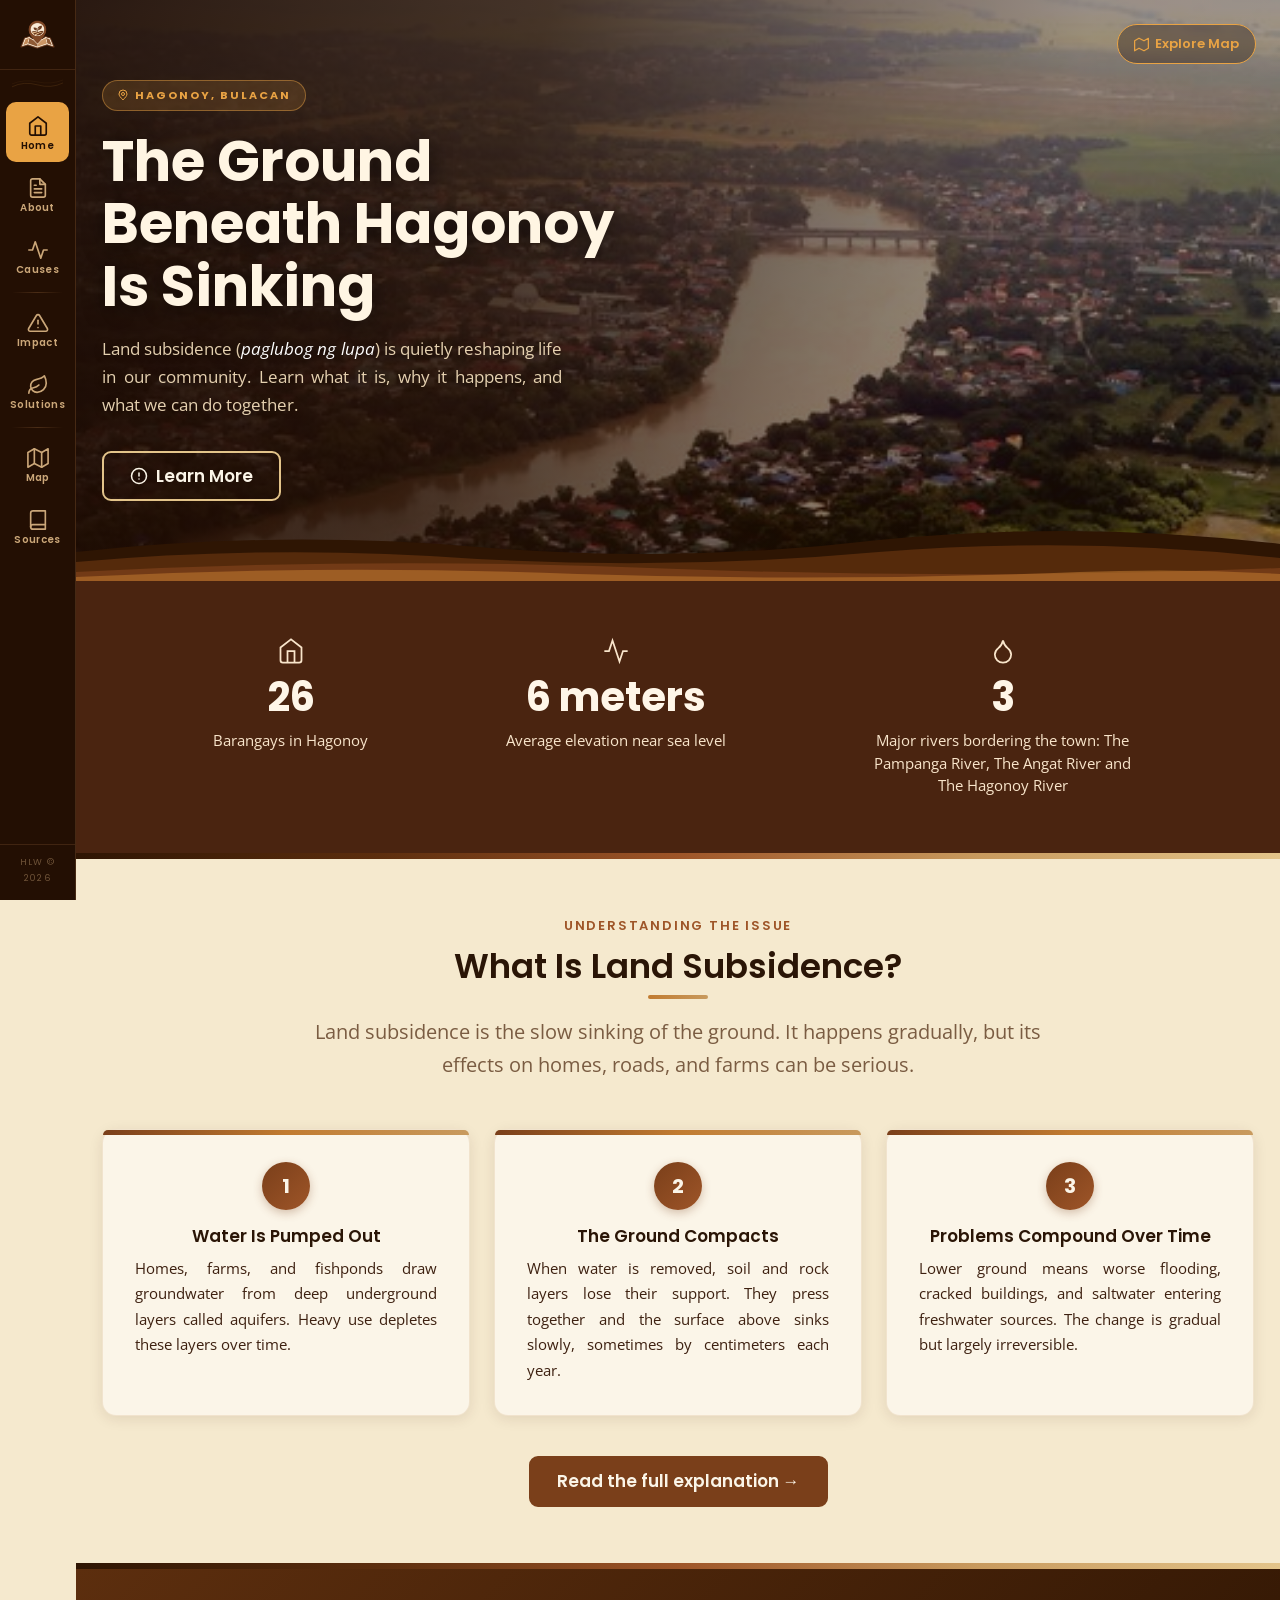
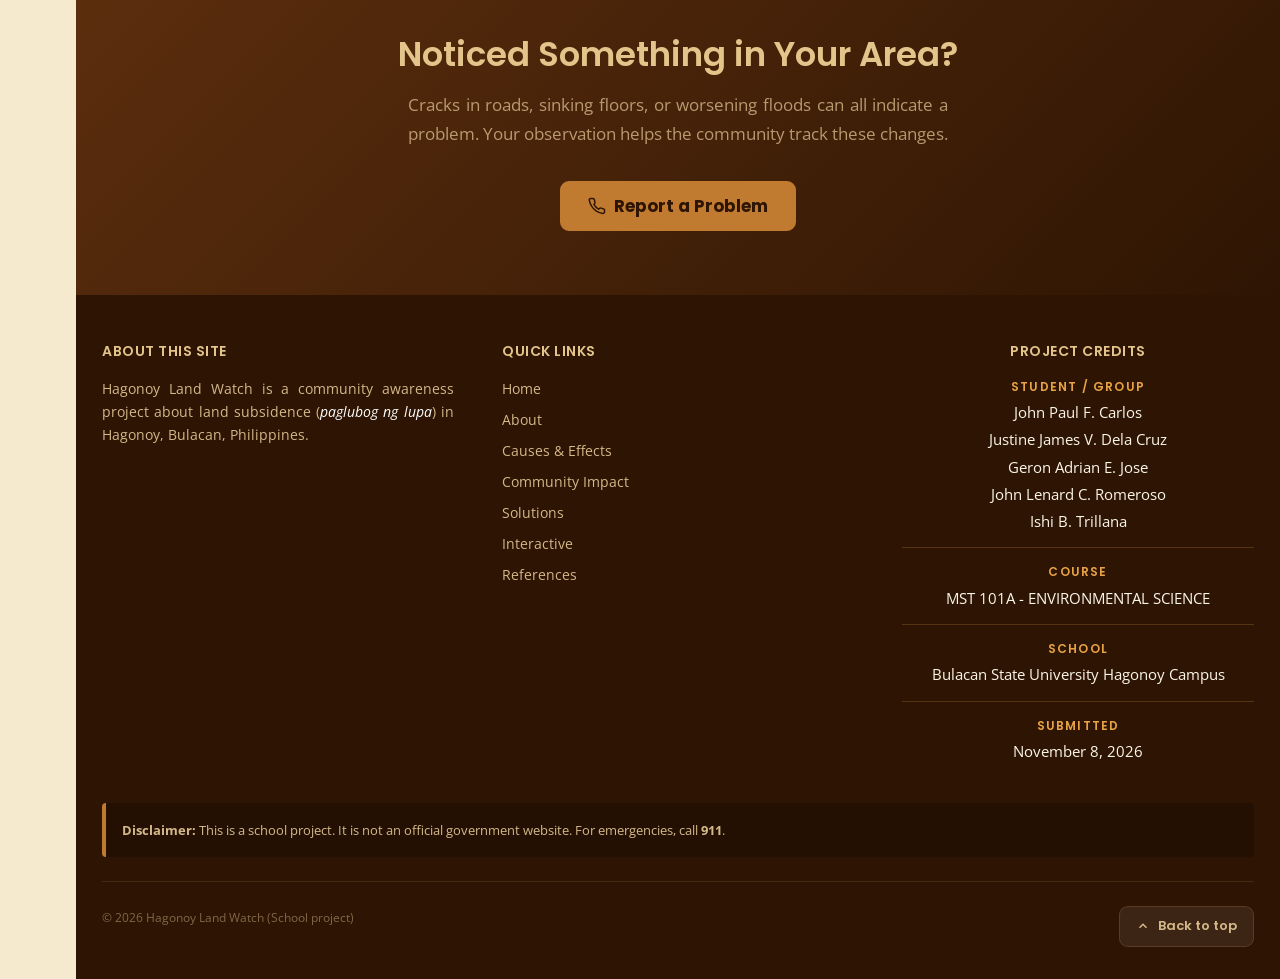
<file: index.html>
<!DOCTYPE html>
<html lang="en">

<head>
  <meta charset="UTF-8">
  <meta name="viewport" content="width=device-width, initial-scale=1.0">
  <meta name="description"
    content="Learn about land subsidence in Hagonoy, Bulacan, including barangay vulnerability, causes, community impact, and solutions.">
  <meta property="og:title" content="Hagonoy Land Watch">
  <meta property="og:description"
    content="A community awareness site about land subsidence (paglubog ng lupa) in Hagonoy, Bulacan. School project.">
  <meta property="og:type" content="website">
  <title>Home (Hagonoy Land Watch)</title>
  <link rel="icon" type="image/png" href="assets/icon.png">
  <link rel="preconnect" href="https://fonts.googleapis.com">
  <link rel="preconnect" href="https://fonts.gstatic.com" crossorigin>
  <link
    href="https://fonts.googleapis.com/css2?family=Open+Sans:ital,wght@0,400;0,600;0,700;1,400&family=Poppins:wght@500;600;700&display=swap"
    rel="stylesheet">
  <link rel="stylesheet" href="css/base.css">
  <link rel="stylesheet" href="css/layout.css">
  <link rel="stylesheet" href="css/components.css">
  <link rel="stylesheet" href="css/pages.css">
  <style>
    .section-header--center,
    .section-header--center h2,
    .section-header--center .eyebrow {
      text-align: center;
    }

    .section-header--center .lead,
    .section-header--center .lead--wide {
      max-width: 760px;
      margin-inline: auto;
      text-align: center;
    }

    .section-header--center .amber-bar {
      margin-inline: auto;
    }

    .site-footer .footer-col--credits,
    .site-footer .footer-col--credits .footer-heading,
    .site-footer .footer-col--credits .footer-credits,
    .site-footer .footer-col--credits .footer-credits dt,
    .site-footer .footer-col--credits .footer-credits dd {
      text-align: center !important;
    }

    .site-footer .footer-col--credits .credit-name {
      display: block;
      margin: 0 0 4px;
    }

    .site-footer .footer-col--credits .credit-name:last-child {
      margin-bottom: 0;
    }
  </style>
</head>

<body>
  <a class="skip-link" href="#main-content">Skip to main content</a>

  <nav class="site-nav-rail" aria-label="Main navigation">
    <a href="index.html" class="nav-rail-brand" aria-label="Hagonoy Land Watch (Home)">
      <img class="nav-rail-brand-icon" src="assets/icon.png" alt="" width="40" height="40">
      <span class="nav-rail-brand-text">Hagonoy<br>Land Watch</span>
    </a>

    <div class="nav-rail-geo" aria-hidden="true">
      <svg viewBox="0 0 56 12" fill="none" xmlns="http://www.w3.org/2000/svg">
        <path d="M2 9 Q14 3 28 7 Q42 11 54 5" stroke="#E9A344" stroke-width="0.7" opacity="0.5" fill="none" />
        <path d="M2 6 Q14 1 28 4 Q42 7 54 2" stroke="#E9A344" stroke-width="0.5" opacity="0.3" fill="none" />
      </svg>
    </div>

    <div class="nav-rail-items">
      <a href="index.html" class="nav-rail-item" aria-current="page" aria-label="Home">
        <svg width="22" height="22" viewBox="0 0 24 24" fill="none" stroke="currentColor" stroke-width="1.8"
          stroke-linecap="round" stroke-linejoin="round" aria-hidden="true" focusable="false">
          <path d="M3 9l9-7 9 7v11a2 2 0 0 1-2 2H5a2 2 0 0 1-2-2z" />
          <polyline points="9 22 9 12 15 12 15 22" />
        </svg>
        <span class="nav-rail-label">Home</span>
      </a>
      <a href="about.html" class="nav-rail-item" aria-label="About Land Subsidence">
        <svg width="22" height="22" viewBox="0 0 24 24" fill="none" stroke="currentColor" stroke-width="1.8"
          stroke-linecap="round" stroke-linejoin="round" aria-hidden="true" focusable="false">
          <path d="M14 2H6a2 2 0 0 0-2 2v16a2 2 0 0 0 2 2h12a2 2 0 0 0 2-2V8z" />
          <polyline points="14 2 14 8 20 8" />
          <line x1="16" y1="13" x2="8" y2="13" />
          <line x1="16" y1="17" x2="8" y2="17" />
          <polyline points="10 9 9 9 8 9" />
        </svg>
        <span class="nav-rail-label">About</span>
      </a>
      <a href="causes-effects.html" class="nav-rail-item" aria-label="Causes and Effects">
        <svg width="22" height="22" viewBox="0 0 24 24" fill="none" stroke="currentColor" stroke-width="1.8"
          stroke-linecap="round" stroke-linejoin="round" aria-hidden="true" focusable="false">
          <polyline points="22 12 18 12 15 21 9 3 6 12 2 12" />
        </svg>
        <span class="nav-rail-label">Causes</span>
      </a>
      <div class="nav-rail-divider" aria-hidden="true"></div>
      <a href="community-impact.html" class="nav-rail-item" aria-label="Community Impact">
        <svg width="22" height="22" viewBox="0 0 24 24" fill="none" stroke="currentColor" stroke-width="1.8"
          stroke-linecap="round" stroke-linejoin="round" aria-hidden="true" focusable="false">
          <path d="M10.29 3.86L1.82 18a2 2 0 0 0 1.71 3h16.94a2 2 0 0 0 1.71-3L13.71 3.86a2 2 0 0 0-3.42 0z" />
          <line x1="12" y1="9" x2="12" y2="13" />
          <line x1="12" y1="17" x2="12.01" y2="17" />
        </svg>
        <span class="nav-rail-label">Impact</span>
      </a>
      <a href="solutions.html" class="nav-rail-item" aria-label="Solutions">
        <svg width="22" height="22" viewBox="0 0 24 24" fill="none" stroke="currentColor" stroke-width="1.8"
          stroke-linecap="round" stroke-linejoin="round" aria-hidden="true" focusable="false">
          <path d="M11 20A7 7 0 0 1 9.8 6.1C15.5 5 17 4.48 19 2c1 2 2 4.18 2 8 0 5.5-4.78 10-10 10z" />
          <path d="M2 21c0-3 1.85-5.36 5.08-6C9.5 14.52 12 13 13 12" />
        </svg>
        <span class="nav-rail-label">Solutions</span>
      </a>
      <div class="nav-rail-divider" aria-hidden="true"></div>
      <a href="interactive.html" class="nav-rail-item" aria-label="Interactive Map and Quiz">
        <svg width="22" height="22" viewBox="0 0 24 24" fill="none" stroke="currentColor" stroke-width="1.8"
          stroke-linecap="round" stroke-linejoin="round" aria-hidden="true" focusable="false">
          <polygon points="1 6 1 22 8 18 16 22 23 18 23 2 16 6 8 2 1 6" />
          <line x1="8" y1="2" x2="8" y2="18" />
          <line x1="16" y1="6" x2="16" y2="22" />
        </svg>
        <span class="nav-rail-label">Map</span>
      </a>
      <a href="references.html" class="nav-rail-item" aria-label="References and Sources">
        <svg width="22" height="22" viewBox="0 0 24 24" fill="none" stroke="currentColor" stroke-width="1.8"
          stroke-linecap="round" stroke-linejoin="round" aria-hidden="true" focusable="false">
          <path d="M4 19.5A2.5 2.5 0 0 1 6.5 17H20" />
          <path d="M6.5 2H20v20H6.5A2.5 2.5 0 0 1 4 19.5v-15A2.5 2.5 0 0 1 6.5 2z" />
        </svg>
        <span class="nav-rail-label">Sources</span>
      </a>
    </div>

    <div class="nav-rail-footer">
      <span class="nav-rail-footer-text">HLW © 2026</span>
    </div>
  </nav>

  <header class="site-topbar" role="banner">
    <div class="topbar-inner">
      <a href="index.html" class="topbar-site-name" aria-label="Hagonoy Land Watch (Home)">
        <img class="brand-logo" src="assets/icon.png" alt="" width="28" height="28">
        Hagonoy Land Watch
      </a>
      <button class="nav-menu-btn" id="nav-menu-btn" aria-expanded="false" aria-controls="nav-drawer"
        aria-label="Open navigation menu">
        <svg width="18" height="18" viewBox="0 0 24 24" fill="none" stroke="currentColor" stroke-width="2"
          stroke-linecap="round" aria-hidden="true">
          <line x1="3" y1="6" x2="21" y2="6" />
          <line x1="3" y1="12" x2="21" y2="12" />
          <line x1="3" y1="18" x2="21" y2="18" />
        </svg>
    
      </button>
    </div>
  </header>

  <div class="nav-drawer-overlay" id="nav-drawer-overlay" aria-hidden="true"></div>

  <nav class="nav-drawer" id="nav-drawer" aria-label="Main navigation" aria-hidden="true">
    <div class="nav-drawer-header">
      <a href="index.html" class="nav-drawer-brand" aria-label="Hagonoy Land Watch (Home)">
        <svg width="22" height="22" viewBox="0 0 32 32" fill="none" aria-hidden="true">
          <rect x="4" y="22" width="24" height="4" rx="2" fill="#7A3F1A" />
          <rect x="4" y="17" width="24" height="4" rx="2" fill="#9E5528" />
          <rect x="4" y="12" width="24" height="4" rx="2" fill="#C17B30" />
          <path d="M8 12 Q16 4 24 12" stroke="#E9A344" stroke-width="1.5" fill="none" />
        </svg>
        Hagonoy Land Watch
      </a>
      <button class="nav-drawer-close" id="nav-drawer-close" aria-label="Close navigation menu">
        <svg width="18" height="18" viewBox="0 0 24 24" fill="none" stroke="currentColor" stroke-width="2.2"
          stroke-linecap="round" aria-hidden="true">
          <line x1="18" y1="6" x2="6" y2="18" />
          <line x1="6" y1="6" x2="18" y2="18" />
        </svg>
      </button>
    </div>
    <div class="nav-drawer-items">
      <a href="index.html" class="nav-drawer-item" aria-current="page">
        <svg width="20" height="20" viewBox="0 0 24 24" fill="none" stroke="currentColor" stroke-width="1.8"
          stroke-linecap="round" stroke-linejoin="round" aria-hidden="true">
          <path d="M3 9l9-7 9 7v11a2 2 0 0 1-2 2H5a2 2 0 0 1-2-2z" />
          <polyline points="9 22 9 12 15 12 15 22" />
        </svg>
        Home
      </a>
      <a href="about.html" class="nav-drawer-item">
        <svg width="20" height="20" viewBox="0 0 24 24" fill="none" stroke="currentColor" stroke-width="1.8"
          stroke-linecap="round" stroke-linejoin="round" aria-hidden="true">
          <path d="M14 2H6a2 2 0 0 0-2 2v16a2 2 0 0 0 2 2h12a2 2 0 0 0 2-2V8z" />
          <polyline points="14 2 14 8 20 8" />
          <line x1="16" y1="13" x2="8" y2="13" />
          <line x1="16" y1="17" x2="8" y2="17" />
        </svg>
        About
      </a>
      <a href="causes-effects.html" class="nav-drawer-item">
        <svg width="20" height="20" viewBox="0 0 24 24" fill="none" stroke="currentColor" stroke-width="1.8"
          stroke-linecap="round" stroke-linejoin="round" aria-hidden="true">
          <polyline points="22 12 18 12 15 21 9 3 6 12 2 12" />
        </svg>
        Causes
      </a>
      <a href="community-impact.html" class="nav-drawer-item">
        <svg width="20" height="20" viewBox="0 0 24 24" fill="none" stroke="currentColor" stroke-width="1.8"
          stroke-linecap="round" stroke-linejoin="round" aria-hidden="true">
          <path d="M10.29 3.86L1.82 18a2 2 0 0 0 1.71 3h16.94a2 2 0 0 0 1.71-3L13.71 3.86a2 2 0 0 0-3.42 0z" />
          <line x1="12" y1="9" x2="12" y2="13" />
          <line x1="12" y1="17" x2="12.01" y2="17" />
        </svg>
        Impact
      </a>
      <a href="solutions.html" class="nav-drawer-item">
        <svg width="20" height="20" viewBox="0 0 24 24" fill="none" stroke="currentColor" stroke-width="1.8"
          stroke-linecap="round" stroke-linejoin="round" aria-hidden="true">
          <path d="M11 20A7 7 0 0 1 9.8 6.1C15.5 5 17 4.48 19 2c1 2 2 4.18 2 8 0 5.5-4.78 10-10 10z" />
          <path d="M2 21c0-3 1.85-5.36 5.08-6C9.5 14.52 12 13 13 12" />
        </svg>
        Solutions
      </a>
      <a href="interactive.html" class="nav-drawer-item">
        <svg width="20" height="20" viewBox="0 0 24 24" fill="none" stroke="currentColor" stroke-width="1.8"
          stroke-linecap="round" stroke-linejoin="round" aria-hidden="true">
          <polygon points="1 6 1 22 8 18 16 22 23 18 23 2 16 6 8 2 1 6" />
          <line x1="8" y1="2" x2="8" y2="18" />
          <line x1="16" y1="6" x2="16" y2="22" />
        </svg>
        Map &amp; Quiz
      </a>
      <a href="references.html" class="nav-drawer-item">
        <svg width="20" height="20" viewBox="0 0 24 24" fill="none" stroke="currentColor" stroke-width="1.8"
          stroke-linecap="round" stroke-linejoin="round" aria-hidden="true">
          <path d="M4 19.5A2.5 2.5 0 0 1 6.5 17H20" />
          <path d="M6.5 2H20v20H6.5A2.5 2.5 0 0 1 4 19.5v-15A2.5 2.5 0 0 1 6.5 2z" />
        </svg>
        Sources
      </a>
    </div>
    <div class="nav-drawer-footer">Hagonoy Land Watch (School Project)</div>
  </nav>

  <main id="main-content">

    <section class="hero home-hero" aria-label="Introduction">
      <div class="hero-bg-image" aria-hidden="true">
        <img src="images/hagonoy-aerial.jpg" alt="" loading="eager">
      </div>

      <div class="hero-bg-overlay" aria-hidden="true"></div>

      <div class="hero-contours" aria-hidden="true"></div>

      <div class="hero-corner-cta">
        <a href="interactive.html#vulnerability-map" class="btn btn-cta btn-sm">
          <svg width="15" height="15" viewBox="0 0 24 24" fill="none" stroke="currentColor" stroke-width="2"
            stroke-linecap="round" stroke-linejoin="round" aria-hidden="true">
            <polygon points="1 6 1 22 8 18 16 22 23 18 23 2 16 6 8 2 1 6" />
          </svg>
          Explore Map
        </a>
      </div>

      <div class="container">
        <div class="hero-content">
          <span class="hero-tag">
            <svg width="12" height="12" viewBox="0 0 24 24" fill="none" stroke="currentColor" stroke-width="2"
              aria-hidden="true">
              <circle cx="12" cy="10" r="3" />
              <path d="M12 21.7C17.3 17 20 13 20 10a8 8 0 1 0-16 0c0 3 2.7 6.9 8 11.7z" />
            </svg>
            Hagonoy, Bulacan
          </span>
          <h1>The Ground Beneath Hagonoy Is Sinking</h1>
          <p class="lead">Land subsidence (<span lang="fil" style="color:#ffffff;">paglubog ng lupa</span>) is quietly reshaping life in our
            community. Learn what it is, why it happens, and what we can do together.</p>
          <div class="hero-actions">

            <a href="about.html" class="btn btn-outline-white">
              <svg width="18" height="18" viewBox="0 0 24 24" fill="none" stroke="currentColor" stroke-width="2"
                stroke-linecap="round" stroke-linejoin="round" aria-hidden="true" focusable="false">
                <circle cx="12" cy="12" r="10" />
                <line x1="12" y1="8" x2="12" y2="12" />
                <line x1="12" y1="16" x2="12.01" y2="16" />
              </svg>
              Learn More
            </a>
          </div>
        </div>
      </div>

      <div class="hero-terrain" aria-hidden="true">
        <svg viewBox="0 0 1200 80" preserveAspectRatio="none" xmlns="http://www.w3.org/2000/svg">
          <path d="M0,80 L0,50 Q200,28 400,45 Q600,62 800,38 Q1000,18 1200,42 L1200,80 Z" fill="#2E1503" />
          <path d="M0,80 L0,60 Q200,42 400,57 Q600,68 800,50 Q1000,34 1200,56 L1200,80 Z" fill="#5C2E0E"
            opacity="0.85" />
          <path d="M0,80 L0,70 Q300,54 600,67 Q900,78 1200,66 L1200,80 Z" fill="#7A3F1A" opacity="0.80" />
          <path d="M0,80 L0,75 Q250,62 500,72 Q750,80 1000,70 Q1100,66 1200,72 L1200,80 Z" fill="#C17B30"
            opacity="0.55" />
        </svg>
      </div>
    </section>

    <aside id="hlw-key-facts" aria-label="Key facts about Hagonoy"
      style="display:block;width:100%;box-sizing:border-box;background:#4a2410;padding:56px 24px;">
      <ul role="list"
        style="list-style:none;margin:0 auto;padding:0;width:100%;max-width:1200px;display:flex;flex-wrap:wrap;justify-content:space-evenly;align-items:flex-start;gap:40px 24px;text-align:center;">
        <li
          style="display:flex;flex-direction:column;align-items:center;justify-content:flex-start;gap:10px;flex:0 1 auto;width:auto;max-width:300px;margin:0;padding:0;text-align:center;">
          <figure aria-hidden="true"
            style="display:flex;justify-content:center;align-items:center;margin:0;padding:0;color:#f9e5cb;">
            <svg width="28" height="28" viewBox="0 0 24 24" fill="none" stroke="currentColor" stroke-width="1.5">
              <path d="M3 9l9-7 9 7v11a2 2 0 0 1-2 2H5a2 2 0 0 1-2-2z" />
              <polyline points="9 22 9 12 15 12 15 22" />
            </svg>
          </figure>
          <strong
            style="display:block;margin:0;font-family:'Poppins',sans-serif;font-size:40px;font-weight:700;line-height:1.1;color:#fff6e8;text-align:center;">26</strong>
          <em
            style="display:block;width:auto;max-width:280px;margin:0 auto;font-family:'Open Sans',sans-serif;font-size:15px;font-style:normal;font-weight:400;line-height:1.5;color:#f9e5cb;text-align:center;">Barangays
            in Hagonoy</em>
        </li>
        <li
          style="display:flex;flex-direction:column;align-items:center;justify-content:flex-start;gap:10px;flex:0 1 auto;width:auto;max-width:300px;margin:0;padding:0;text-align:center;">
          <figure aria-hidden="true"
            style="display:flex;justify-content:center;align-items:center;margin:0;padding:0;color:#f9e5cb;">
            <svg width="28" height="28" viewBox="0 0 24 24" fill="none" stroke="currentColor" stroke-width="1.5">
              <polyline points="22 12 18 12 15 21 9 3 6 12 2 12" />
            </svg>
          </figure>
          <strong
            style="display:block;margin:0;font-family:'Poppins',sans-serif;font-size:40px;font-weight:700;line-height:1.1;color:#fff6e8;text-align:center;">6
            meters</strong>
          <em
            style="display:block;width:auto;max-width:280px;margin:0 auto;font-family:'Open Sans',sans-serif;font-size:15px;font-style:normal;font-weight:400;line-height:1.5;color:#f9e5cb;text-align:center;">Average
            elevation near sea level</em>
        </li>
        <li
          style="display:flex;flex-direction:column;align-items:center;justify-content:flex-start;gap:10px;flex:0 1 auto;width:auto;max-width:300px;margin:0;padding:0;text-align:center;">
          <figure aria-hidden="true"
            style="display:flex;justify-content:center;align-items:center;margin:0;padding:0;color:#f9e5cb;">
            <svg width="28" height="28" viewBox="0 0 24 24" fill="none" stroke="currentColor" stroke-width="1.5">
              <path
                d="M12 22a7 7 0 0 0 7-7c0-2-1-3.9-3-5.5s-3.5-4-4-6.5c-.5 2.5-2 4.9-4 6.5C6 11.1 5 13 5 15a7 7 0 0 0 7 7z" />
            </svg>
          </figure>
          <strong
            style="display:block;margin:0;font-family:'Poppins',sans-serif;font-size:40px;font-weight:700;line-height:1.1;color:#fff6e8;text-align:center;">3</strong>
          <em
            style="display:block;width:auto;max-width:280px;margin:0 auto;font-family:'Open Sans',sans-serif;font-size:15px;font-style:normal;font-weight:400;line-height:1.5;color:#f9e5cb;text-align:center;">Major
            rivers bordering the town: The Pampanga River, The Angat River and The Hagonoy River</em>
        </li>
      </ul>
    </aside>

    <span class="soil-divider" aria-hidden="true"></span>

    <section class="section bg-parchment" aria-labelledby="what-is-heading">
      <div class="container">
        <div class="section-header section-header--center">
          <span class="eyebrow">Understanding the issue</span>
          <h2 id="what-is-heading">What Is Land Subsidence?</h2>
          <span class="amber-bar" aria-hidden="true"></span>
          <p class="lead lead--wide">Land subsidence is the slow sinking of the ground. It happens gradually, but its
            effects on homes, roads, and farms can be serious.</p>
        </div>
        <div class="steps-grid">
          <div class="step-card fade-in">
            <span class="step-number" aria-hidden="true">1</span>
            <h3>Water Is Pumped Out</h3>
            <p>Homes, farms, and fishponds draw groundwater from deep underground layers called aquifers. Heavy use
              depletes these layers over time.</p>
          </div>
          <div class="step-card fade-in">
            <span class="step-number" aria-hidden="true">2</span>
            <h3>The Ground Compacts</h3>
            <p>When water is removed, soil and rock layers lose their support. They press together and the surface above
              sinks slowly, sometimes by centimeters each year.</p>
          </div>
          <div class="step-card fade-in">
            <span class="step-number" aria-hidden="true">3</span>
            <h3>Problems Compound Over Time</h3>
            <p>Lower ground means worse flooding, cracked buildings, and saltwater entering freshwater sources. The
              change is gradual but largely irreversible.</p>
          </div>
        </div>
        <div style="text-align:center;margin-top:var(--sp-40,40px);">
          <a href="about.html" class="btn btn-primary">Read the full explanation →</a>
        </div>
      </div>
    </section>

    <span class="soil-divider" aria-hidden="true"></span>

    <section class="cta-band" aria-labelledby="cta-heading">
      <div class="container">
        <h2 id="cta-heading">Noticed Something in Your Area?</h2>
        <p>Cracks in roads, sinking floors, or worsening floods can all indicate a problem. Your observation helps the
          community track these changes.</p>
        <a href="interactive.html#report" class="btn btn-cta">
          <svg width="18" height="18" viewBox="0 0 24 24" fill="none" stroke="currentColor" stroke-width="2"
            stroke-linecap="round" stroke-linejoin="round" aria-hidden="true" focusable="false">
            <path
              d="M22 16.92v3a2 2 0 0 1-2.18 2 19.79 19.79 0 0 1-8.63-3.07A19.5 19.5 0 0 1 4.69 12 19.79 19.79 0 0 1 1.6 3.44 2 2 0 0 1 3.57 2h3a2 2 0 0 1 2 1.72c.127.96.361 1.903.7 2.81a2 2 0 0 1-.45 2.11L7.91 9.91a16 16 0 0 0 6.29 6.29l.91-.91a2 2 0 0 1 2.11-.45c.907.339 1.85.573 2.81.7A2 2 0 0 1 22 16.92z" />
          </svg>
          Report a Problem
        </a>
      </div>
    </section>

  </main>

  <footer class="site-footer" role="contentinfo">
    <div class="container">
      <div class="footer-grid">
        <div class="footer-col">
          <h3>About This Site</h3>
          <p>Hagonoy Land Watch is a community awareness project about land subsidence (<span lang="fil">paglubog ng
              lupa</span>) in Hagonoy, Bulacan, Philippines.</p>
        </div>
        <div class="footer-col">
          <h3>Quick Links</h3>
          <ul>
            <li><a href="index.html">Home</a></li>
            <li><a href="about.html">About</a></li>
            <li><a href="causes-effects.html">Causes &amp; Effects</a></li>
            <li><a href="community-impact.html">Community Impact</a></li>
            <li><a href="solutions.html">Solutions</a></li>
            <li><a href="interactive.html">Interactive</a></li>
            <li><a href="references.html">References</a></li>
          </ul>
        </div>
        <div class="footer-col footer-col--credits">
          <h3 class="footer-heading">Project Credits</h3>
          <dl class="footer-credits">
            <dt>Student / Group</dt>
            <dd class="verify">
              <span class="credit-name">John Paul F. Carlos</span>
              <span class="credit-name">Justine James V. Dela Cruz</span>
              <span class="credit-name">Geron Adrian E. Jose</span>
              <span class="credit-name">John Lenard C. Romeroso</span>
              <span class="credit-name">Ishi B. Trillana</span>
            </dd>
            <dt>Course</dt>
            <dd class="verify">MST 101A - ENVIRONMENTAL SCIENCE</dd>
            <dt>School</dt>
            <dd class="verify">Bulacan State University Hagonoy Campus</dd>
            <dt>Submitted</dt>
            <dd class="verify">November 8, 2026</dd>
          </dl>
        </div>
      </div>
      <div class="footer-disclaimer" role="note">
        <strong>Disclaimer:</strong> This is a school project. It is not an official government website. For
        emergencies, call <strong>911</strong>.
      </div>
      <div class="footer-bottom">
        <p class="footer-copy">&copy; 2026 Hagonoy Land Watch (School project)</p>
        <a href="#main-content" class="back-to-top" aria-label="Back to top">
          <svg width="14" height="14" viewBox="0 0 24 24" fill="none" stroke="currentColor" stroke-width="2.5"
            aria-hidden="true" focusable="false">
            <polyline points="18 15 12 9 6 15" />
          </svg>
          Back to top
        </a>
      </div>
    </div>
  </footer>

  <script src="js/main.js" defer></script>
</body>

</html>
</file>
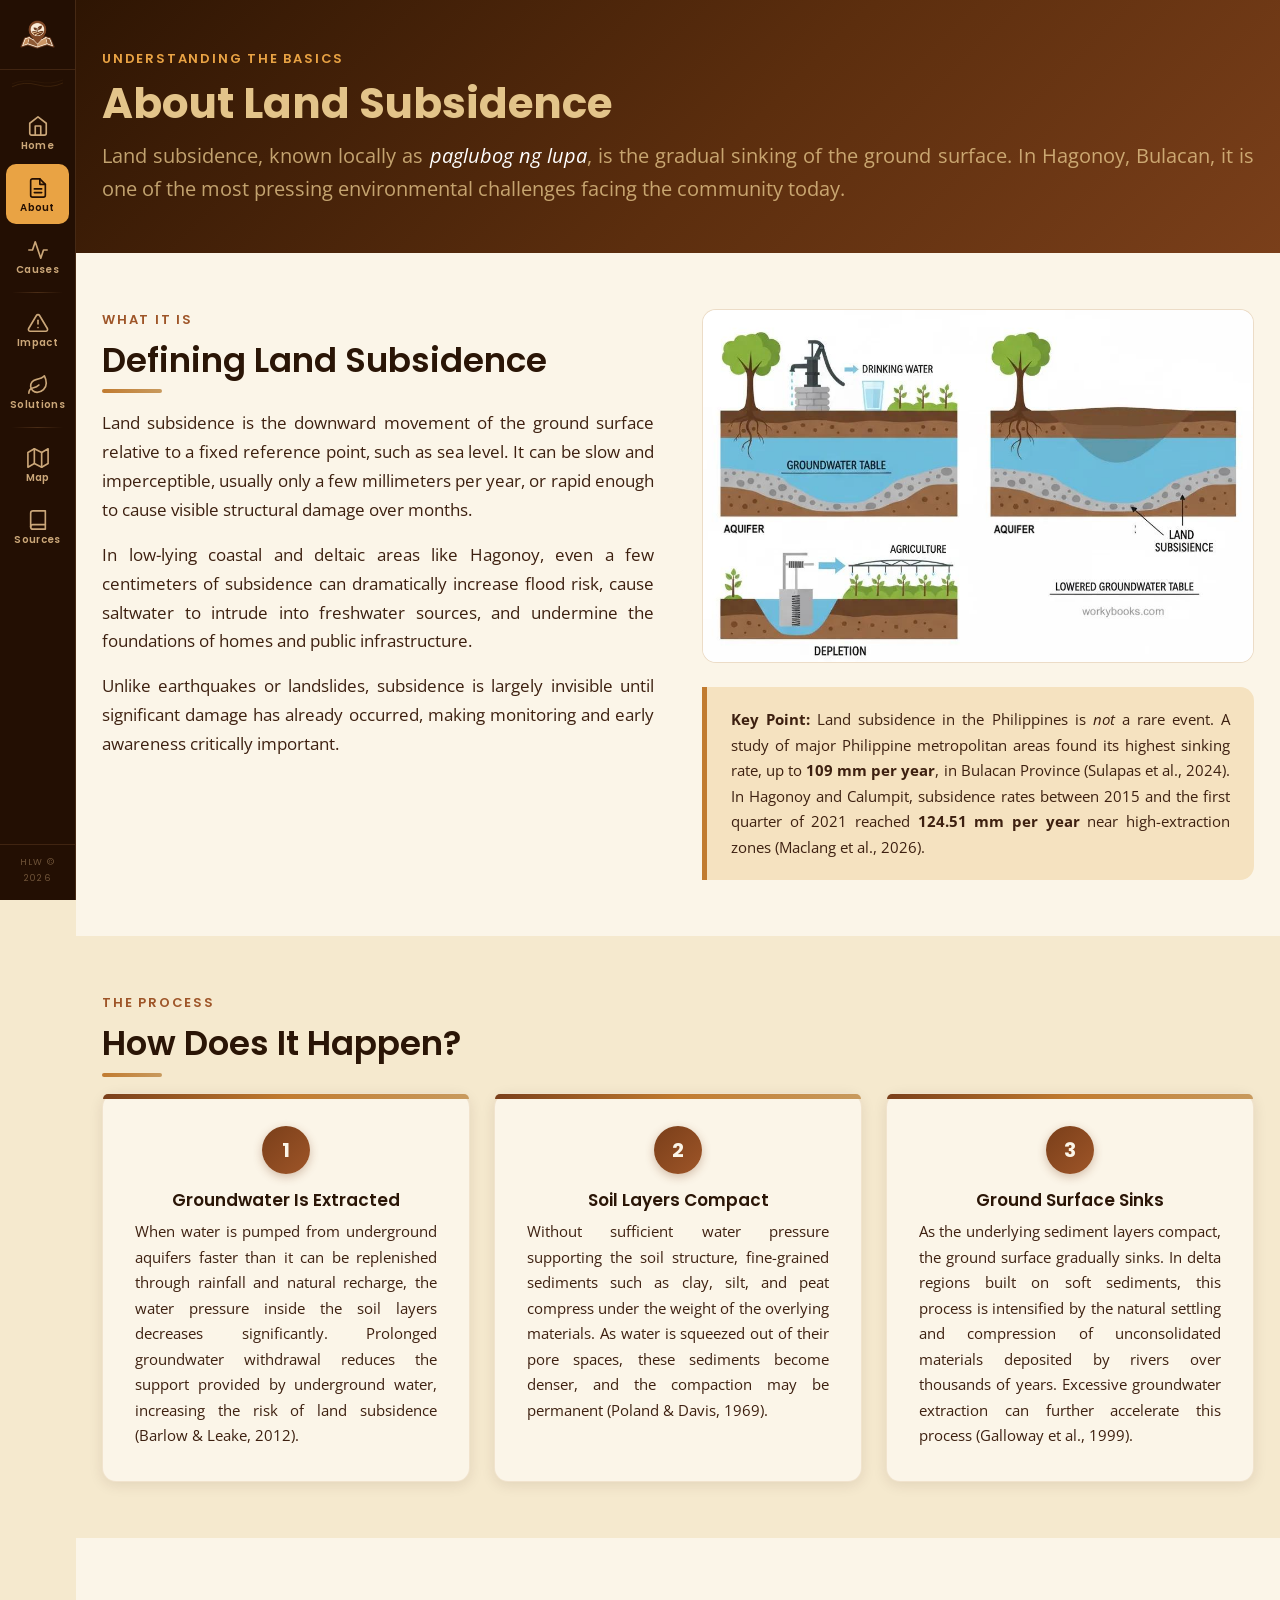
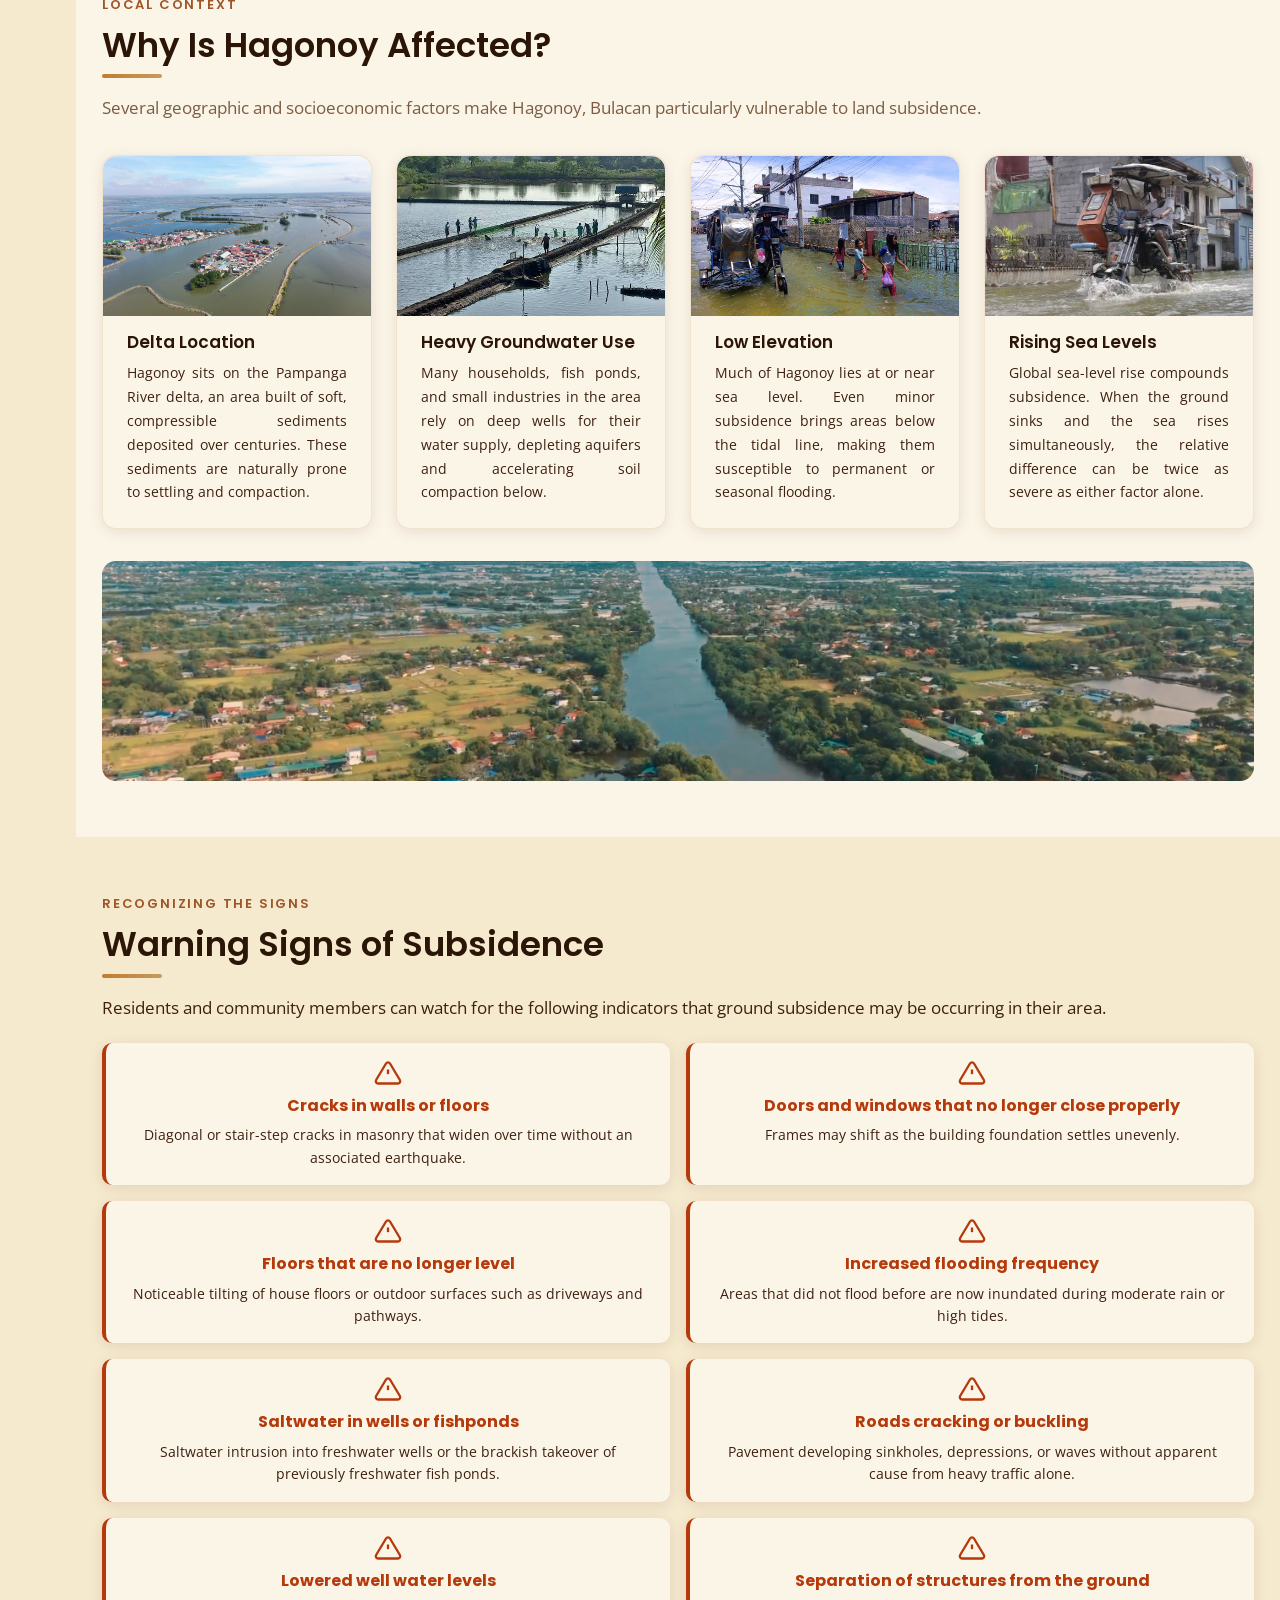
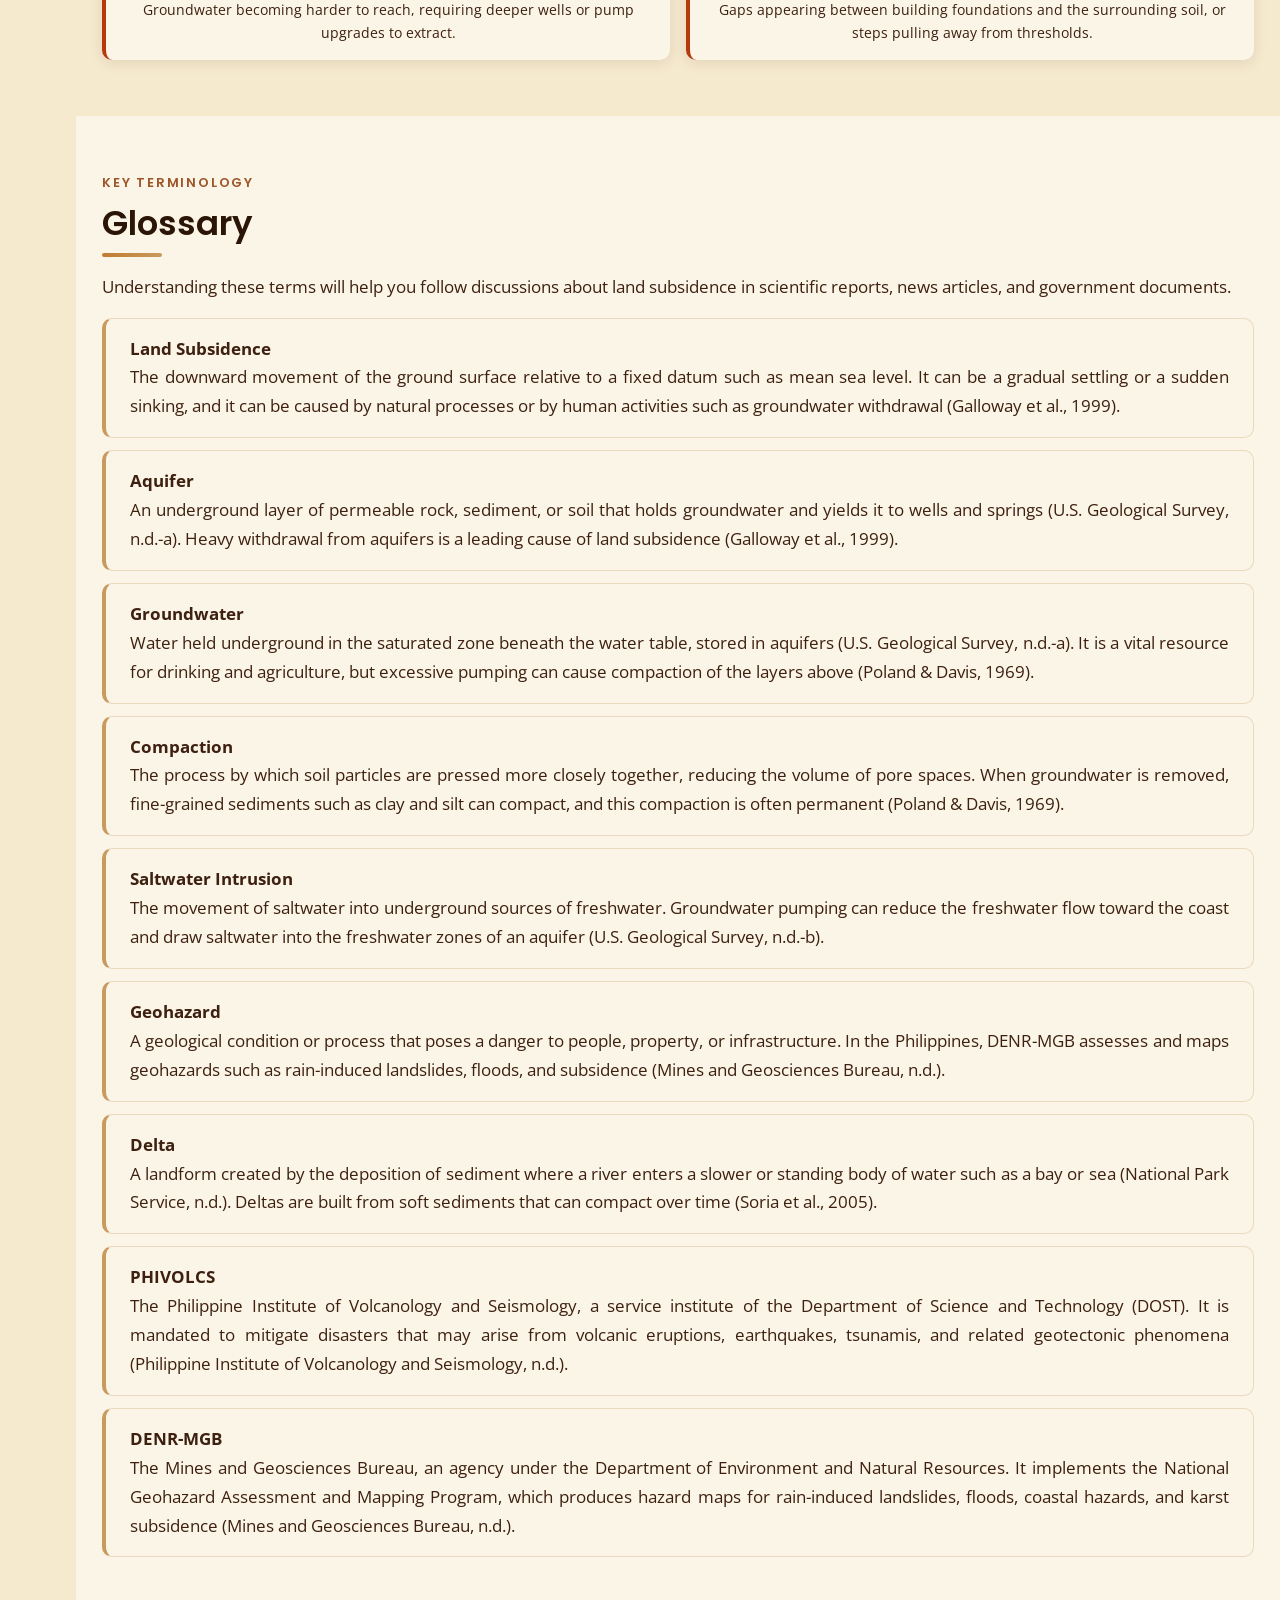
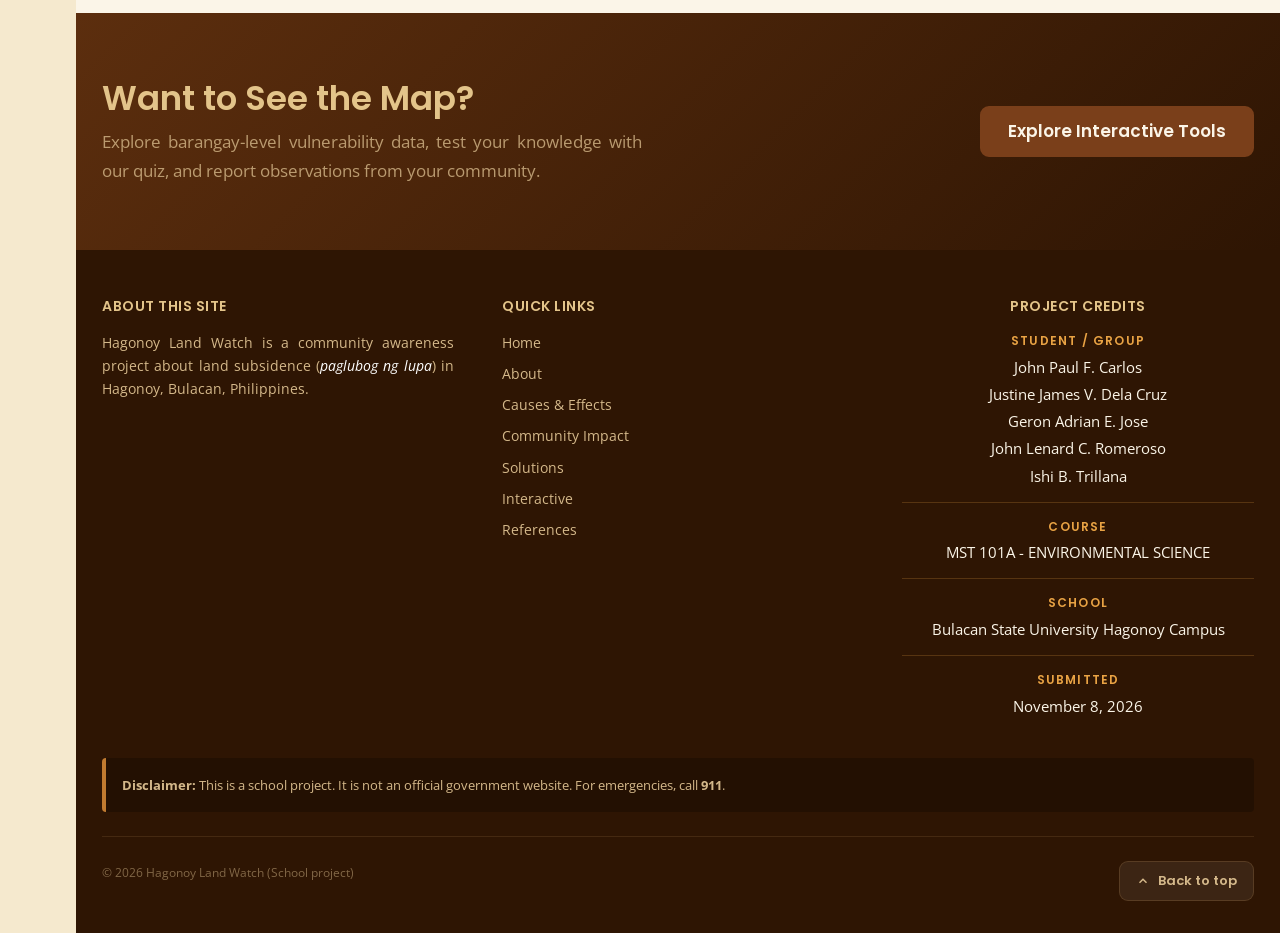
<file: about.html>
<!DOCTYPE html>
<html lang="en">

<head>
  <meta charset="UTF-8" />
  <link rel="icon" type="image/png" href="assets/icon.png">
  <meta name="viewport" content="width=device-width, initial-scale=1.0" />
  <title>About (Hagonoy Land Watch)</title>
  <meta name="description"
    content="Learn about land subsidence (paglubog ng lupa) in Hagonoy, Bulacan and why it is a serious risk for the community." />
  <link rel="preconnect" href="https://fonts.googleapis.com">
  <link rel="preconnect" href="https://fonts.gstatic.com" crossorigin>
  <link
    href="https://fonts.googleapis.com/css2?family=Open+Sans:ital,wght@0,400;0,600;0,700;1,400&family=Poppins:wght@500;600;700&display=swap"
    rel="stylesheet">
  <link rel="stylesheet" href="css/base.css">
  <link rel="stylesheet" href="css/layout.css" />
  <link rel="stylesheet" href="css/components.css" />
  <link rel="stylesheet" href="css/pages.css" />
  <style>
    .page-about .warning-list {
      display: grid;
      grid-template-columns: repeat(2, minmax(0, 1fr));
      gap: 16px;
      list-style: none;
      margin: 20px 0 0;
      padding: 0;
      max-width: none;
      width: 100%;
    }

    .page-about .warning-item {
      display: flex;
      flex-direction: column;
      align-items: center;
      justify-content: flex-start;
      gap: 8px;
      padding: 16px 18px;
      text-align: center;
    }

    .page-about .warning-item .warning-icon {
      width: 28px;
      height: 28px;
      flex-shrink: 0;
      margin: 0 auto;
      color: var(--color-terracotta, #B83A2A);
    }

    .page-about .warning-item .warning-title {
      display: block;
      width: 100%;
      margin: 0;
      padding: 0;
      border: 0;
      font-family: var(--font-heading);
      font-size: 16px;
      font-weight: 700;
      line-height: 1.35;
      color: var(--color-terracotta, #B83A2A);
      text-align: center;
    }

    .page-about .warning-item .warning-desc {
      display: block;
      width: 100%;
      font-size: 14px;
      font-weight: 400;
      line-height: 1.6;
      color: var(--color-text-body);
      text-align: center;
    }

    @media (max-width: 767px) {
      .page-about .warning-list {
        grid-template-columns: 1fr;
      }
    }

    .site-footer .footer-col--credits,
    .site-footer .footer-col--credits .footer-heading,
    .site-footer .footer-col--credits .footer-credits,
    .site-footer .footer-col--credits .footer-credits dt,
    .site-footer .footer-col--credits .footer-credits dd {
      text-align: center !important;
    }

    .site-footer .footer-col--credits .credit-name {
      display: block;
      margin: 0 0 4px;
    }

    .site-footer .footer-col--credits .credit-name:last-child {
      margin-bottom: 0;
    }
  </style>
</head>

<body class="page-about">

  <a class="skip-link" href="#main-content">Skip to main content</a>

  <nav class="site-nav-rail" aria-label="Main navigation">
    <a href="index.html" class="nav-rail-brand" aria-label="Hagonoy Land Watch (Home)">
   <img class="nav-rail-brand-icon" src="assets/icon.png" alt="" width="40" height="40">
        <rect x="4" y="22" width="24" height="4" rx="2" fill="#7A3F1A" />
        <rect x="4" y="17" width="24" height="4" rx="2" fill="#9E5528" />
        <rect x="4" y="12" width="24" height="4" rx="2" fill="#C17B30" />
        <path d="M8 12 Q16 4 24 12" stroke="#E9A344" stroke-width="1.5" fill="none" stroke-linecap="round" />
        <path d="M11 12 Q16 7 21 12" stroke="#E9A344" stroke-width="1" fill="none" stroke-linecap="round"
          opacity="0.6" />
      </svg>
      <span class="nav-rail-brand-text">Hagonoy<br>Land Watch</span>
    </a>
    <div class="nav-rail-geo" aria-hidden="true">
      <svg viewBox="0 0 56 12" fill="none">
        <path d="M2 9 Q14 3 28 7 Q42 11 54 5" stroke="#E9A344" stroke-width="0.7" opacity="0.5" fill="none" />
        <path d="M2 6 Q14 1 28 4 Q42 7 54 2" stroke="#E9A344" stroke-width="0.5" opacity="0.3" fill="none" />
      </svg>
    </div>
    <div class="nav-rail-items">
      <a href="index.html" class="nav-rail-item" aria-label="Home"><svg width="22" height="22" viewBox="0 0 24 24"
          fill="none" stroke="currentColor" stroke-width="1.8" stroke-linecap="round" stroke-linejoin="round"
          aria-hidden="true" focusable="false">
          <path d="M3 9l9-7 9 7v11a2 2 0 0 1-2 2H5a2 2 0 0 1-2-2z" />
          <polyline points="9 22 9 12 15 12 15 22" />
        </svg><span class="nav-rail-label">Home</span></a>
      <a href="about.html" class="nav-rail-item" aria-current="page" aria-label="About"><svg width="22" height="22"
          viewBox="0 0 24 24" fill="none" stroke="currentColor" stroke-width="1.8" stroke-linecap="round"
          stroke-linejoin="round" aria-hidden="true" focusable="false">
          <path d="M14 2H6a2 2 0 0 0-2 2v16a2 2 0 0 0 2 2h12a2 2 0 0 0 2-2V8z" />
          <polyline points="14 2 14 8 20 8" />
          <line x1="16" y1="13" x2="8" y2="13" />
          <line x1="16" y1="17" x2="8" y2="17" />
        </svg><span class="nav-rail-label">About</span></a>
      <a href="causes-effects.html" class="nav-rail-item" aria-label="Causes"><svg width="22" height="22"
          viewBox="0 0 24 24" fill="none" stroke="currentColor" stroke-width="1.8" stroke-linecap="round"
          stroke-linejoin="round" aria-hidden="true" focusable="false">
          <polyline points="22 12 18 12 15 21 9 3 6 12 2 12" />
        </svg><span class="nav-rail-label">Causes</span></a>
      <div class="nav-rail-divider" aria-hidden="true"></div>
      <a href="community-impact.html" class="nav-rail-item" aria-label="Impact"><svg width="22" height="22"
          viewBox="0 0 24 24" fill="none" stroke="currentColor" stroke-width="1.8" stroke-linecap="round"
          stroke-linejoin="round" aria-hidden="true" focusable="false">
          <path d="M10.29 3.86L1.82 18a2 2 0 0 0 1.71 3h16.94a2 2 0 0 0 1.71-3L13.71 3.86a2 2 0 0 0-3.42 0z" />
          <line x1="12" y1="9" x2="12" y2="13" />
          <line x1="12" y1="17" x2="12.01" y2="17" />
        </svg><span class="nav-rail-label">Impact</span></a>
      <a href="solutions.html" class="nav-rail-item" aria-label="Solutions"><svg width="22" height="22"
          viewBox="0 0 24 24" fill="none" stroke="currentColor" stroke-width="1.8" stroke-linecap="round"
          stroke-linejoin="round" aria-hidden="true" focusable="false">
          <path d="M11 20A7 7 0 0 1 9.8 6.1C15.5 5 17 4.48 19 2c1 2 2 4.18 2 8 0 5.5-4.78 10-10 10z" />
          <path d="M2 21c0-3 1.85-5.36 5.08-6C9.5 14.52 12 13 13 12" />
        </svg><span class="nav-rail-label">Solutions</span></a>
      <div class="nav-rail-divider" aria-hidden="true"></div>
      <a href="interactive.html" class="nav-rail-item" aria-label="Map"><svg width="22" height="22" viewBox="0 0 24 24"
          fill="none" stroke="currentColor" stroke-width="1.8" stroke-linecap="round" stroke-linejoin="round"
          aria-hidden="true" focusable="false">
          <polygon points="1 6 1 22 8 18 16 22 23 18 23 2 16 6 8 2 1 6" />
          <line x1="8" y1="2" x2="8" y2="18" />
          <line x1="16" y1="6" x2="16" y2="22" />
        </svg><span class="nav-rail-label">Map</span></a>
      <a href="references.html" class="nav-rail-item" aria-label="Sources"><svg width="22" height="22"
          viewBox="0 0 24 24" fill="none" stroke="currentColor" stroke-width="1.8" stroke-linecap="round"
          stroke-linejoin="round" aria-hidden="true" focusable="false">
          <path d="M4 19.5A2.5 2.5 0 0 1 6.5 17H20" />
          <path d="M6.5 2H20v20H6.5A2.5 2.5 0 0 1 4 19.5v-15A2.5 2.5 0 0 1 6.5 2z" />
        </svg><span class="nav-rail-label">Sources</span></a>
    </div>
    <div class="nav-rail-footer"><span class="nav-rail-footer-text">HLW &copy; 2026</span></div>
  </nav>

  <header class="site-topbar" role="banner">
    <div class="topbar-inner">
      <a href="index.html" class="topbar-site-name" aria-label="Hagonoy Land Watch (Home)">
       <img class="brand-logo" src="assets/icon.png" alt="" width="28" height="28">
        Hagonoy Land Watch
      </a>
      <button class="nav-menu-btn" id="nav-menu-btn" aria-expanded="false" aria-controls="nav-drawer"
        aria-label="Open navigation menu">
        <svg width="18" height="18" viewBox="0 0 24 24" fill="none" stroke="currentColor" stroke-width="2"
          stroke-linecap="round" aria-hidden="true">
          <line x1="3" y1="6" x2="21" y2="6" />
          <line x1="3" y1="12" x2="21" y2="12" />
          <line x1="3" y1="18" x2="21" y2="18" />
        </svg>
        
      </button>
    </div>
  </header>

  <div class="nav-drawer-overlay" id="nav-drawer-overlay" aria-hidden="true"></div>

  <nav class="nav-drawer" id="nav-drawer" aria-label="Main navigation" aria-hidden="true">
    <div class="nav-drawer-header">
      <a href="index.html" class="nav-drawer-brand"><svg width="22" height="22" viewBox="0 0 32 32" fill="none"
          aria-hidden="true">
          <rect x="4" y="22" width="24" height="4" rx="2" fill="#7A3F1A" />
          <rect x="4" y="17" width="24" height="4" rx="2" fill="#9E5528" />
          <rect x="4" y="12" width="24" height="4" rx="2" fill="#C17B30" />
          <path d="M8 12 Q16 4 24 12" stroke="#E9A344" stroke-width="1.5" fill="none" />
        </svg>Hagonoy Land Watch</a>
      <button class="nav-drawer-close" id="nav-drawer-close" aria-label="Close navigation menu"><svg width="18"
          height="18" viewBox="0 0 24 24" fill="none" stroke="currentColor" stroke-width="2.2" stroke-linecap="round"
          aria-hidden="true">
          <line x1="18" y1="6" x2="6" y2="18" />
          <line x1="6" y1="6" x2="18" y2="18" />
        </svg></button>
    </div>
    <div class="nav-drawer-items">
      <a href="index.html" class="nav-drawer-item"><svg width="20" height="20" viewBox="0 0 24 24" fill="none"
          stroke="currentColor" stroke-width="1.8" stroke-linecap="round" stroke-linejoin="round" aria-hidden="true">
          <path d="M3 9l9-7 9 7v11a2 2 0 0 1-2 2H5a2 2 0 0 1-2-2z" />
          <polyline points="9 22 9 12 15 12 15 22" />
        </svg>Home</a>
      <a href="about.html" class="nav-drawer-item" aria-current="page"><svg width="20" height="20" viewBox="0 0 24 24"
          fill="none" stroke="currentColor" stroke-width="1.8" stroke-linecap="round" stroke-linejoin="round"
          aria-hidden="true">
          <path d="M14 2H6a2 2 0 0 0-2 2v16a2 2 0 0 0 2 2h12a2 2 0 0 0 2-2V8z" />
          <polyline points="14 2 14 8 20 8" />
        </svg>About</a>
      <a href="causes-effects.html" class="nav-drawer-item"><svg width="20" height="20" viewBox="0 0 24 24" fill="none"
          stroke="currentColor" stroke-width="1.8" stroke-linecap="round" stroke-linejoin="round" aria-hidden="true">
          <polyline points="22 12 18 12 15 21 9 3 6 12 2 12" />
        </svg>Causes</a>
      <a href="community-impact.html" class="nav-drawer-item"><svg width="20" height="20" viewBox="0 0 24 24"
          fill="none" stroke="currentColor" stroke-width="1.8" stroke-linecap="round" stroke-linejoin="round"
          aria-hidden="true">
          <path d="M10.29 3.86L1.82 18a2 2 0 0 0 1.71 3h16.94a2 2 0 0 0 1.71-3L13.71 3.86a2 2 0 0 0-3.42 0z" />
        </svg>Impact</a>
      <a href="solutions.html" class="nav-drawer-item"><svg width="20" height="20" viewBox="0 0 24 24" fill="none"
          stroke="currentColor" stroke-width="1.8" stroke-linecap="round" stroke-linejoin="round" aria-hidden="true">
          <path d="M11 20A7 7 0 0 1 9.8 6.1C15.5 5 17 4.48 19 2c1 2 2 4.18 2 8 0 5.5-4.78 10-10 10z" />
          <path d="M2 21c0-3 1.85-5.36 5.08-6C9.5 14.52 12 13 13 12" />
        </svg>Solutions</a>
      <a href="interactive.html" class="nav-drawer-item"><svg width="20" height="20" viewBox="0 0 24 24" fill="none"
          stroke="currentColor" stroke-width="1.8" stroke-linecap="round" stroke-linejoin="round" aria-hidden="true">
          <polygon points="1 6 1 22 8 18 16 22 23 18 23 2 16 6 8 2 1 6" />
        </svg>Map &amp; Quiz</a>
      <a href="references.html" class="nav-drawer-item"><svg width="20" height="20" viewBox="0 0 24 24" fill="none"
          stroke="currentColor" stroke-width="1.8" stroke-linecap="round" stroke-linejoin="round" aria-hidden="true">
          <path d="M4 19.5A2.5 2.5 0 0 1 6.5 17H20" />
          <path d="M6.5 2H20v20H6.5A2.5 2.5 0 0 1 4 19.5v-15A2.5 2.5 0 0 1 6.5 2z" />
        </svg>Sources</a>
    </div>
    <div class="nav-drawer-footer">Hagonoy Land Watch &mdash; School Project</div>
  </nav>


  <main id="main-content">

    <div class="page-header-band">
      <div class="container">
        <p class="eyebrow">Understanding the basics</p>
        <h1>About Land Subsidence</h1>
        <p class="lead lead--wide">Land subsidence, known locally as <em lang="fil" style="color:#ffffff;">paglubog ng lupa</em>, is the
          gradual sinking of the ground surface. In Hagonoy, Bulacan, it is one of the most pressing environmental
          challenges facing the community today.</p>
      </div>
    </div>

    <section class="section bg-cream" aria-labelledby="definition-heading">
      <div class="container">
        <div class="about-definition-layout">
          <div class="about-definition-text">
            <p class="eyebrow">What it is</p>
            <h2 id="definition-heading">Defining Land Subsidence</h2>
            <div class="amber-bar" aria-hidden="true"></div>
            <p>Land subsidence is the downward movement of the ground surface relative to a fixed reference point, such
              as sea level. It can be slow and imperceptible, usually only a few millimeters per year, or rapid enough
              to cause visible structural damage over months.</p>
            <p>In low-lying coastal and deltaic areas like Hagonoy, even a few centimeters of subsidence can
              dramatically increase flood risk, cause saltwater to intrude into freshwater sources, and undermine the
              foundations of homes and public infrastructure.</p>
            <p>Unlike earthquakes or landslides, subsidence is largely invisible until significant damage has already
              occurred, making monitoring and early awareness critically important.</p>
          </div>

          <div class="about-definition-side">
            <figure class="about-definition-diagram">
              <span class="img-source img-source--overlay">Source: <a
                  href="https://www.workybooks.com/reader/limited-freshwater-availability-and-the-groundwater-table"
                  target="_blank" rel="noopener noreferrer">Workybooks.com</a></span>
              <img class="diagram-img" src="assets/Cross-section diagram_ground sinking above aquifer.png"
                alt="Diagram showing the process of land subsidence: a normal groundwater table on the left and a lowered groundwater table causing land subsidence on the right"
                loading="lazy">
            </figure>

            <div class="callout callout--amber">
              <div class="callout-body">
                <p><strong>Key Point:</strong> Land subsidence in the Philippines is <em>not</em> a rare event. A study
                  of major Philippine metropolitan areas found its highest sinking rate, up to
                  <strong>109 mm per year</strong>, in Bulacan Province (Sulapas et al., 2024). In Hagonoy and
                  Calumpit, subsidence rates between 2015 and the first quarter of 2021 reached
                  <strong>124.51 mm per year</strong> near high-extraction zones (Maclang et al., 2026).</p>
              </div>
            </div>
          </div>
        </div>
      </div>
    </section>

    <section class="section bg-parchment" aria-labelledby="how-heading">
      <div class="container">
        <p class="eyebrow">The process</p>
        <h2 id="how-heading">How Does It Happen?</h2>
        <div class="amber-bar" aria-hidden="true"></div>
        <div class="steps-grid">
          <div class="step-card">
            <div class="step-number" aria-hidden="true">1</div>
            <h3>Groundwater Is Extracted</h3>
            <p>When water is pumped from underground aquifers faster than it can be replenished through rainfall and
              natural recharge, the water pressure inside the soil layers decreases significantly. Prolonged
              groundwater withdrawal reduces the support provided by underground water, increasing the risk of land
              subsidence (Barlow &amp; Leake, 2012).</p>
          </div>
          <div class="step-card">
            <div class="step-number" aria-hidden="true">2</div>
            <h3>Soil Layers Compact</h3>
            <p>Without sufficient water pressure supporting the soil structure, fine-grained sediments such as clay,
              silt, and peat compress under the weight of the overlying materials. As water is squeezed out of their
              pore spaces, these sediments become denser, and the compaction may be permanent (Poland &amp; Davis,
              1969).</p>
          </div>
          <div class="step-card">
            <div class="step-number" aria-hidden="true">3</div>
            <h3>Ground Surface Sinks</h3>
            <p>As the underlying sediment layers compact, the ground surface gradually sinks. In delta regions built
              on soft sediments, this process is intensified by the natural settling and compression of unconsolidated
              materials deposited by rivers over thousands of years. Excessive groundwater extraction can further
              accelerate this process (Galloway et al., 1999).</p>
          </div>
        </div>
      </div>
    </section>

    <section class="section bg-cream" aria-labelledby="why-heading">
      <div class="container">
        <p class="eyebrow">Local context</p>
        <h2 id="why-heading">Why Is Hagonoy Affected?</h2>
        <div class="amber-bar" aria-hidden="true"></div>
        <p class="section-lead">Several geographic and socioeconomic factors make Hagonoy, Bulacan particularly
          vulnerable to land subsidence.</p>
        <div class="impact-cards">

          <div class="impact-card">
            <div class="card-img-wrap">
              <span class="img-source img-source--overlay">Source: <a
                  href="https://northmanilabayfps.ireport.royalhaskoningdhv.com/updated-protection-strategy/root-cause--analysis/storm-surges"
                  target="_blank" rel="noopener noreferrer">North Manila Bay FPS</a></span>
              <img class="card-img" src="assets/Delta Location.png" alt="Delta location of Hagonoy" loading="lazy">
            </div>
            <h3>Delta Location</h3>
            <p>Hagonoy sits on the Pampanga River delta, an area built of soft, compressible sediments deposited over
              centuries. These sediments are naturally prone to settling and compaction.</p>
          </div>

          <div class="impact-card">
            <div class="card-img-wrap">
              <span class="img-source img-source--overlay">Source: <a
                  href="https://www.facebook.com/photo/?fbid=3527771494047127&amp;set=pcb.26513376861637792"
                  target="_blank" rel="noopener noreferrer">facebook.com</a></span>
              <img class="card-img" src="assets/Heavy Groundwater Use.png" alt="Heavy groundwater use in Hagonoy"
                loading="lazy">
            </div>
            <h3>Heavy Groundwater Use</h3>
            <p>Many households, fish ponds, and small industries in the area rely on deep wells for their water supply,
              depleting aquifers and accelerating soil compaction below.</p>
          </div>

          <div class="impact-card">
            <div class="card-img-wrap">
              <span class="img-source img-source--overlay">Source: <a
                  href="https://www.facebook.com/photo?fbid=28521370544118639&amp;set=pcb.28521548444100849"
                  target="_blank" rel="noopener noreferrer">facebook.com</a></span>
              <img class="card-img" src="assets/Low Elevation.png" alt="Low elevation of Hagonoy" loading="lazy">
            </div>
            <h3>Low Elevation</h3>
            <p>Much of Hagonoy lies at or near sea level. Even minor subsidence brings areas below the tidal line,
              making them susceptible to permanent or seasonal flooding.</p>
          </div>

          <div class="impact-card">
            <div class="card-img-wrap">
              <span class="img-source img-source--overlay">Source: <a
                  href="https://www.rappler.com/moveph/how-tricycle-drivers-bulacan-adjust-dwell-coastal-flood/"
                  target="_blank" rel="noopener noreferrer">Rappler.com</a></span>
              <img class="card-img" src="assets/Rising Sea Levels.png" alt="Rising sea levels near Hagonoy"
                loading="lazy">
            </div>
            <h3>Rising Sea Levels</h3>
            <p>Global sea-level rise compounds subsidence. When the ground sinks and the sea rises simultaneously, the
              relative difference can be twice as severe as either factor alone.</p>
          </div>

        </div>

        <figure class="img-figure fade-in">
          <figcaption class="img-source">Source: <a href="https://share.google/JZH4O16GdZK5UJwmD" target="_blank"
              rel="noopener noreferrer">Angat River in Hagonoy</a></figcaption>
          <img class="wide-img" src="assets/aerial view of Hagonoy showing its delta location and river network.png"
            alt="Aerial view of Hagonoy showing its delta location and river network" loading="lazy">
        </figure>
      </div>
    </section>

    <section class="section bg-parchment" aria-labelledby="warning-heading">
      <div class="container">
        <p class="eyebrow">Recognizing the signs</p>
        <h2 id="warning-heading">Warning Signs of Subsidence</h2>
        <div class="amber-bar" aria-hidden="true"></div>
        <p class="text-wide">Residents and community members can watch for the following indicators that ground
          subsidence may be occurring in their area.</p>
        <ul class="warning-list" role="list">
          <li class="warning-item">
            <svg class="warning-icon" width="28" height="28" viewBox="0 0 24 24" fill="none" stroke="currentColor"
              stroke-width="2" aria-hidden="true">
              <path d="M10.29 3.86L1.82 18a2 2 0 0 0 1.71 3h16.94a2 2 0 0 0 1.71-3L13.71 3.86a2 2 0 0 0-3.42 0z" />
              <line x1="12" y1="9" x2="12" y2="13" />
              <line x1="12" y1="17" x2="12.01" y2="17" />
            </svg>
            <h3 class="warning-title">Cracks in walls or floors</h3>
            <span class="warning-desc">Diagonal or stair-step cracks in masonry that widen over time without an
              associated earthquake.</span>
          </li>
          <li class="warning-item">
            <svg class="warning-icon" width="28" height="28" viewBox="0 0 24 24" fill="none" stroke="currentColor"
              stroke-width="2" aria-hidden="true">
              <path d="M10.29 3.86L1.82 18a2 2 0 0 0 1.71 3h16.94a2 2 0 0 0 1.71-3L13.71 3.86a2 2 0 0 0-3.42 0z" />
              <line x1="12" y1="9" x2="12" y2="13" />
              <line x1="12" y1="17" x2="12.01" y2="17" />
            </svg>
            <h3 class="warning-title">Doors and windows that no longer close properly</h3>
            <span class="warning-desc">Frames may shift as the building foundation settles unevenly.</span>
          </li>
          <li class="warning-item">
            <svg class="warning-icon" width="28" height="28" viewBox="0 0 24 24" fill="none" stroke="currentColor"
              stroke-width="2" aria-hidden="true">
              <path d="M10.29 3.86L1.82 18a2 2 0 0 0 1.71 3h16.94a2 2 0 0 0 1.71-3L13.71 3.86a2 2 0 0 0-3.42 0z" />
              <line x1="12" y1="9" x2="12" y2="13" />
              <line x1="12" y1="17" x2="12.01" y2="17" />
            </svg>
            <h3 class="warning-title">Floors that are no longer level</h3>
            <span class="warning-desc">Noticeable tilting of house floors or outdoor surfaces such as driveways and
              pathways.</span>
          </li>
          <li class="warning-item">
            <svg class="warning-icon" width="28" height="28" viewBox="0 0 24 24" fill="none" stroke="currentColor"
              stroke-width="2" aria-hidden="true">
              <path d="M10.29 3.86L1.82 18a2 2 0 0 0 1.71 3h16.94a2 2 0 0 0 1.71-3L13.71 3.86a2 2 0 0 0-3.42 0z" />
              <line x1="12" y1="9" x2="12" y2="13" />
              <line x1="12" y1="17" x2="12.01" y2="17" />
            </svg>
            <h3 class="warning-title">Increased flooding frequency</h3>
            <span class="warning-desc">Areas that did not flood before are now inundated during moderate rain or high
              tides.</span>
          </li>
          <li class="warning-item">
            <svg class="warning-icon" width="28" height="28" viewBox="0 0 24 24" fill="none" stroke="currentColor"
              stroke-width="2" aria-hidden="true">
              <path d="M10.29 3.86L1.82 18a2 2 0 0 0 1.71 3h16.94a2 2 0 0 0 1.71-3L13.71 3.86a2 2 0 0 0-3.42 0z" />
              <line x1="12" y1="9" x2="12" y2="13" />
              <line x1="12" y1="17" x2="12.01" y2="17" />
            </svg>
            <h3 class="warning-title">Saltwater in wells or fishponds</h3>
            <span class="warning-desc">Saltwater intrusion into freshwater wells or the brackish takeover of
              previously freshwater fish ponds.</span>
          </li>
          <li class="warning-item">
            <svg class="warning-icon" width="28" height="28" viewBox="0 0 24 24" fill="none" stroke="currentColor"
              stroke-width="2" aria-hidden="true">
              <path d="M10.29 3.86L1.82 18a2 2 0 0 0 1.71 3h16.94a2 2 0 0 0 1.71-3L13.71 3.86a2 2 0 0 0-3.42 0z" />
              <line x1="12" y1="9" x2="12" y2="13" />
              <line x1="12" y1="17" x2="12.01" y2="17" />
            </svg>
            <h3 class="warning-title">Roads cracking or buckling</h3>
            <span class="warning-desc">Pavement developing sinkholes, depressions, or waves without apparent cause from
              heavy traffic alone.</span>
          </li>
          <li class="warning-item">
            <svg class="warning-icon" width="28" height="28" viewBox="0 0 24 24" fill="none" stroke="currentColor"
              stroke-width="2" aria-hidden="true">
              <path d="M10.29 3.86L1.82 18a2 2 0 0 0 1.71 3h16.94a2 2 0 0 0 1.71-3L13.71 3.86a2 2 0 0 0-3.42 0z" />
              <line x1="12" y1="9" x2="12" y2="13" />
              <line x1="12" y1="17" x2="12.01" y2="17" />
            </svg>
            <h3 class="warning-title">Lowered well water levels</h3>
            <span class="warning-desc">Groundwater becoming harder to reach, requiring deeper wells or pump upgrades to
              extract.</span>
          </li>
          <li class="warning-item">
            <svg class="warning-icon" width="28" height="28" viewBox="0 0 24 24" fill="none" stroke="currentColor"
              stroke-width="2" aria-hidden="true">
              <path d="M10.29 3.86L1.82 18a2 2 0 0 0 1.71 3h16.94a2 2 0 0 0 1.71-3L13.71 3.86a2 2 0 0 0-3.42 0z" />
              <line x1="12" y1="9" x2="12" y2="13" />
              <line x1="12" y1="17" x2="12.01" y2="17" />
            </svg>
            <h3 class="warning-title">Separation of structures from the ground</h3>
            <span class="warning-desc">Gaps appearing between building foundations and the surrounding soil, or steps
              pulling away from thresholds.</span>
          </li>
        </ul>

      </div>
    </section>


    <section class="section bg-cream" aria-labelledby="glossary-heading">
      <div class="container">
        <p class="eyebrow">Key terminology</p>
        <h2 id="glossary-heading">Glossary</h2>
        <div class="amber-bar" aria-hidden="true"></div>
        <p class="text-wide">Understanding these terms will help you follow discussions about land subsidence in
          scientific reports, news
          articles, and government documents.</p>
        <dl class="glossary-list">
          <div class="glossary-item">
            <dt><strong>Land Subsidence</strong></dt>
            <dd>The downward movement of the ground surface relative to a fixed datum such as mean sea level. It can be
              a gradual settling or a sudden sinking, and it can be caused by natural processes or by human activities
              such as groundwater withdrawal (Galloway et al., 1999).</dd>
          </div>
          <div class="glossary-item">
            <dt><strong>Aquifer</strong></dt>
            <dd>An underground layer of permeable rock, sediment, or soil that holds groundwater and yields it to wells
              and springs (U.S. Geological Survey, n.d.-a). Heavy withdrawal from aquifers is a leading cause of land
              subsidence (Galloway et al., 1999).</dd>
          </div>
          <div class="glossary-item">
            <dt><strong>Groundwater</strong></dt>
            <dd>Water held underground in the saturated zone beneath the water table, stored in aquifers (U.S.
              Geological Survey, n.d.-a). It is a vital resource for drinking and agriculture, but excessive pumping can
              cause compaction of the layers above (Poland &amp; Davis, 1969).</dd>
          </div>
          <div class="glossary-item">
            <dt><strong>Compaction</strong></dt>
            <dd>The process by which soil particles are pressed more closely together, reducing the volume of pore
              spaces. When groundwater is removed, fine-grained sediments such as clay and silt can compact, and this
              compaction is often permanent (Poland &amp; Davis, 1969).</dd>
          </div>
          <div class="glossary-item">
            <dt><strong>Saltwater Intrusion</strong></dt>
            <dd>The movement of saltwater into underground sources of freshwater. Groundwater pumping can reduce the
              freshwater flow toward the coast and draw saltwater into the freshwater zones of an aquifer (U.S.
              Geological Survey, n.d.-b).</dd>
          </div>
          <div class="glossary-item">
            <dt><strong>Geohazard</strong></dt>
            <dd>A geological condition or process that poses a danger to people, property, or infrastructure. In the
              Philippines, DENR-MGB assesses and maps geohazards such as rain-induced landslides, floods, and subsidence
              (Mines and Geosciences Bureau, n.d.).</dd>
          </div>
          <div class="glossary-item">
            <dt><strong>Delta</strong></dt>
            <dd>A landform created by the deposition of sediment where a river enters a slower or standing body of
              water such as a bay or sea (National Park Service, n.d.). Deltas are built from soft sediments that can
              compact over time (Soria et al., 2005).</dd>
          </div>
          <div class="glossary-item">
            <dt><strong>PHIVOLCS</strong></dt>
            <dd>The Philippine Institute of Volcanology and Seismology, a service institute of the Department of
              Science and Technology (DOST). It is mandated to mitigate disasters that may arise from volcanic
              eruptions, earthquakes, tsunamis, and related geotectonic phenomena (Philippine Institute of Volcanology
              and Seismology, n.d.).</dd>
          </div>
          <div class="glossary-item">
            <dt><strong>DENR-MGB</strong></dt>
            <dd>The Mines and Geosciences Bureau, an agency under the Department of Environment and Natural Resources.
              It implements the National Geohazard Assessment and Mapping Program, which produces hazard maps for
              rain-induced landslides, floods, coastal hazards, and karst subsidence (Mines and Geosciences Bureau,
              n.d.).</dd>
          </div>
        </dl>
      </div>
    </section>

    <div class="cta-band">
      <div class="container">
        <div class="cta-band-inner">
          <div class="cta-band-text">
            <h2>Want to See the Map?</h2>
            <p>Explore barangay-level vulnerability data, test your knowledge with our quiz, and report observations
              from your community.</p>
          </div>
          <a href="interactive.html" class="btn btn--primary">Explore Interactive Tools</a>
        </div>
      </div>
    </div>

  </main>

  <footer class="site-footer" role="contentinfo">
    <div class="container">
      <div class="footer-grid">
        <div class="footer-col">
          <h3>About This Site</h3>
          <p>Hagonoy Land Watch is a community awareness project about land subsidence (<span lang="fil" style="color:#ffffff;">paglubog ng
              lupa</span>) in Hagonoy, Bulacan, Philippines.</p>
        </div>
        <div class="footer-col">
          <h3>Quick Links</h3>
          <ul>
            <li><a href="index.html">Home</a></li>
            <li><a href="about.html">About</a></li>
            <li><a href="causes-effects.html">Causes &amp; Effects</a></li>
            <li><a href="community-impact.html">Community Impact</a></li>
            <li><a href="solutions.html">Solutions</a></li>
            <li><a href="interactive.html">Interactive</a></li>
            <li><a href="references.html">References</a></li>
          </ul>
        </div>
        <div class="footer-col footer-col--credits">
          <h3 class="footer-heading">Project Credits</h3>
          <dl class="footer-credits">
            <dt>Student / Group</dt>
            <dd class="verify">
              <span class="credit-name">John Paul F. Carlos</span>
              <span class="credit-name">Justine James V. Dela Cruz</span>
              <span class="credit-name">Geron Adrian E. Jose</span>
              <span class="credit-name">John Lenard C. Romeroso</span>
              <span class="credit-name">Ishi B. Trillana</span>
            </dd>
            <dt>Course</dt>
            <dd class="verify">MST 101A - ENVIRONMENTAL SCIENCE</dd>
            <dt>School</dt>
            <dd class="verify">Bulacan State University Hagonoy Campus</dd>
            <dt>Submitted</dt>
            <dd class="verify">November 8, 2026</dd>
          </dl>
        </div>
      </div>
      <div class="footer-disclaimer" role="note">
        <strong>Disclaimer:</strong> This is a school project. It is not an official government website. For
        emergencies, call <strong>911</strong>.
      </div>
      <div class="footer-bottom">
        <p class="footer-copy">&copy; 2026 Hagonoy Land Watch (School project)</p>
        <a href="#main-content" class="back-to-top" aria-label="Back to top">
          <svg width="14" height="14" viewBox="0 0 24 24" fill="none" stroke="currentColor" stroke-width="2.5"
            aria-hidden="true" focusable="false">
            <polyline points="18 15 12 9 6 15" />
          </svg>
          Back to top
        </a>
      </div>
    </div>
  </footer>

  <script src="js/main.js" defer></script>
</body>

</html>
</file>
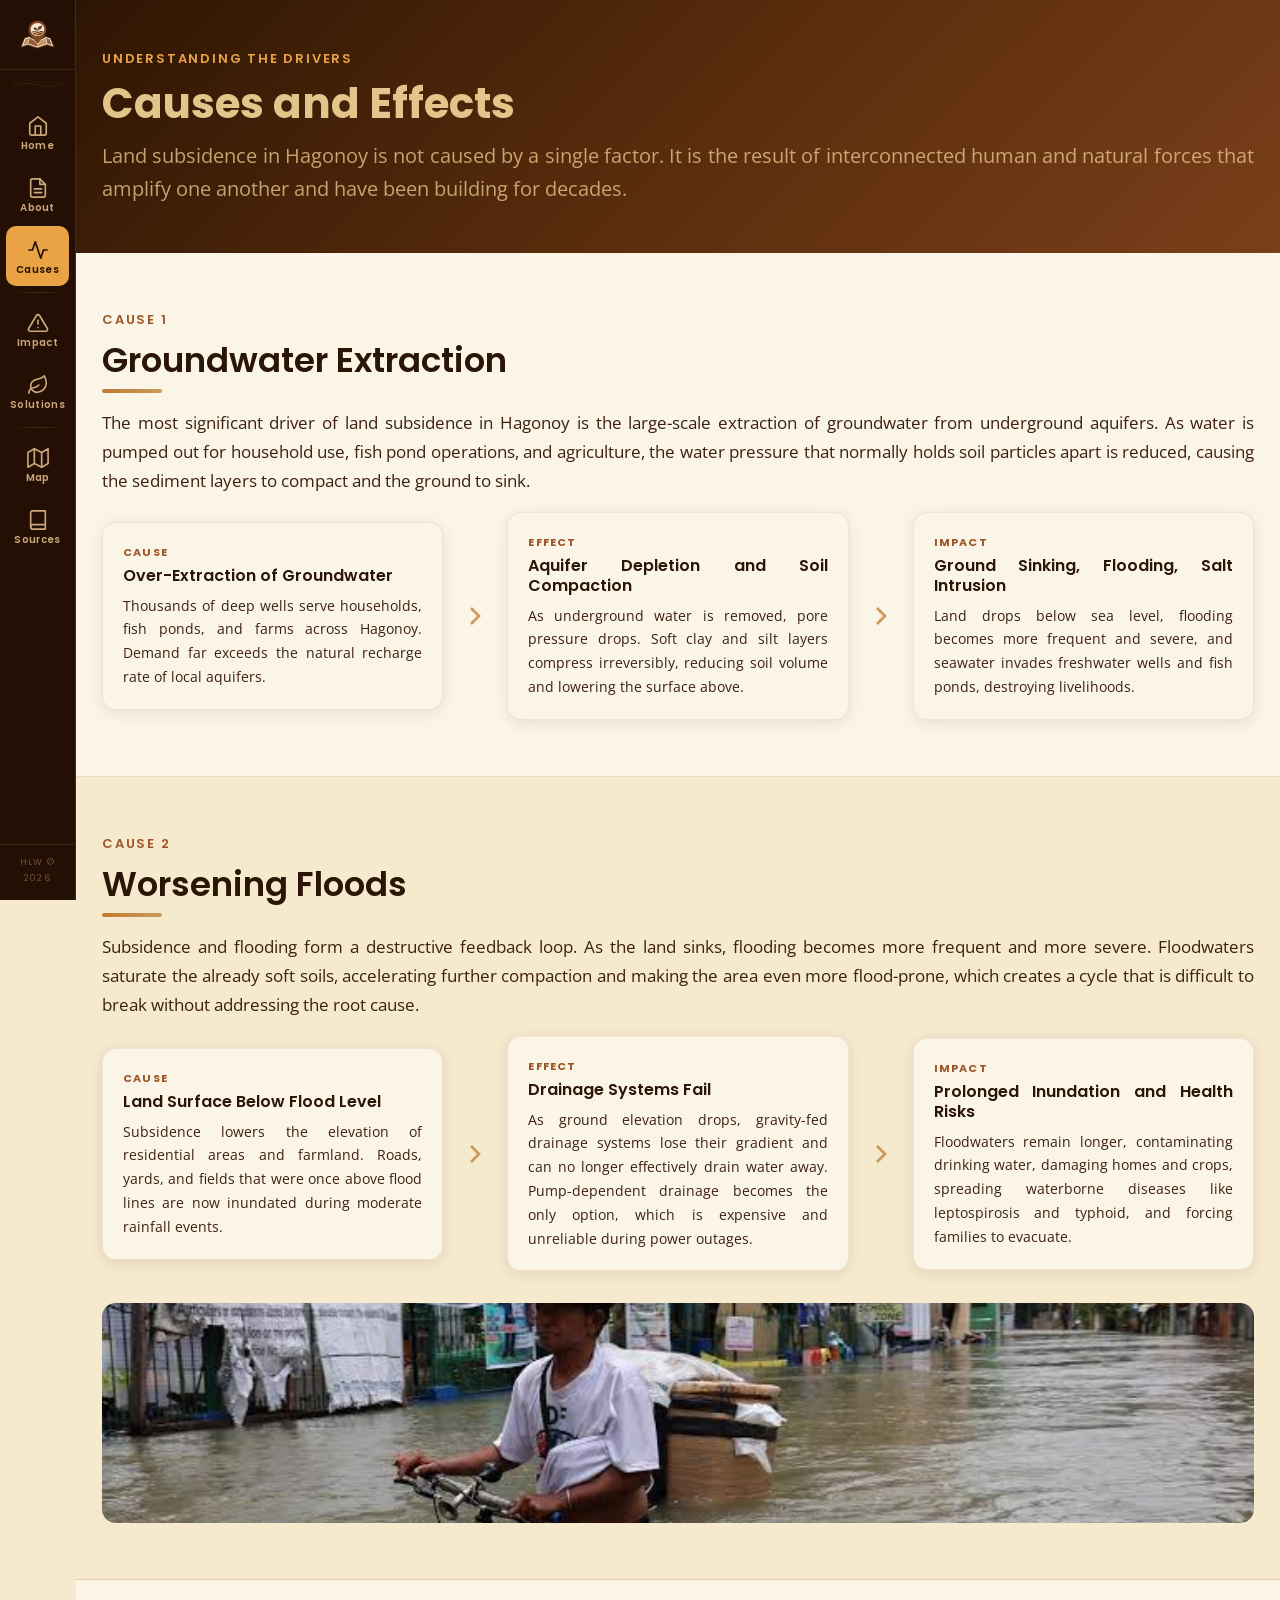
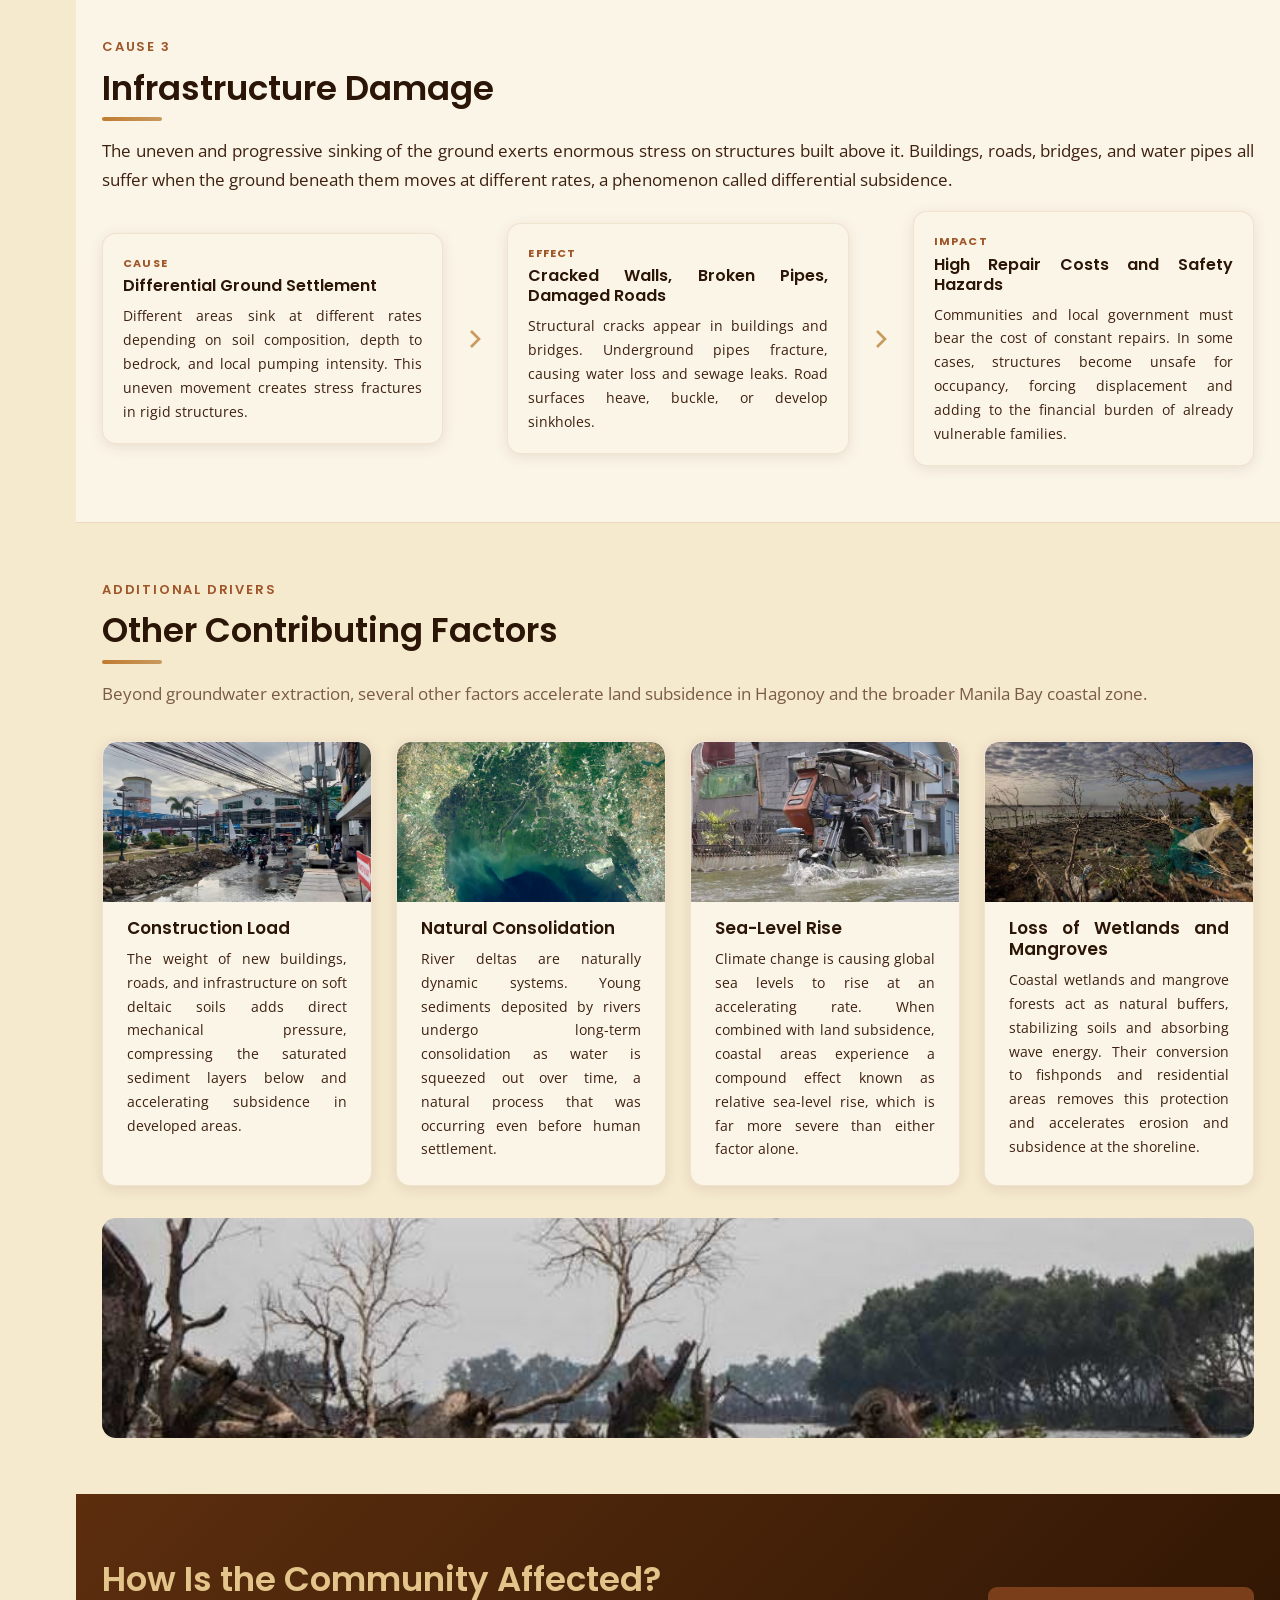
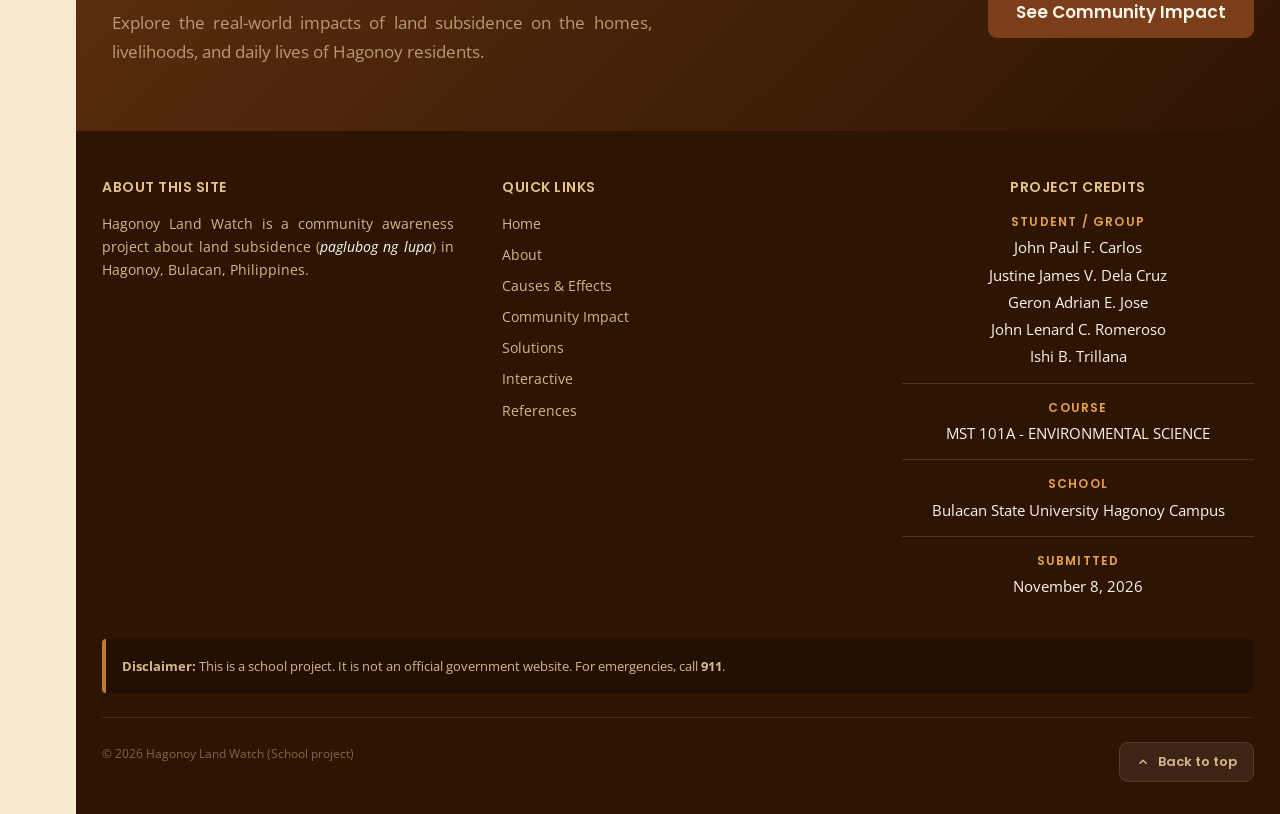
<file: causes-effects.html>
<!DOCTYPE html>
<html lang="en">
<head>
  <meta charset="UTF-8"/>
<link rel="icon" type="image/png" href="assets/icon.png">
  <meta name="viewport" content="width=device-width, initial-scale=1.0"/>
  <title>Causes and Effects (Hagonoy Land Watch)</title>
  <meta name="description" content="Explore the main causes of land subsidence in Hagonoy, Bulacan, and the wide-ranging effects on flooding, infrastructure, and the environment."/>
  <link rel="preconnect" href="https://fonts.googleapis.com">
  <link rel="preconnect" href="https://fonts.gstatic.com" crossorigin>
  <link href="https://fonts.googleapis.com/css2?family=Open+Sans:ital,wght@0,400;0,600;0,700;1,400&family=Poppins:wght@500;600;700&display=swap" rel="stylesheet">
  <link rel="stylesheet" href="css/base.css">
  <link rel="stylesheet" href="css/layout.css"/>
  <link rel="stylesheet" href="css/components.css"/>
  <link rel="stylesheet" href="css/pages.css"/>
  <style>
    .site-footer .footer-col--credits,
    .site-footer .footer-col--credits .footer-heading,
    .site-footer .footer-col--credits .footer-credits,
    .site-footer .footer-col--credits .footer-credits dt,
    .site-footer .footer-col--credits .footer-credits dd {
      text-align: center !important;
    }

    .site-footer .footer-col--credits .credit-name {
      display: block;
      margin: 0 0 4px;
    }

    .site-footer .footer-col--credits .credit-name:last-child {
      margin-bottom: 0;
    }
  </style>
</head>
<body class="page-causes">

  <a class="skip-link" href="#main-content">Skip to main content</a>

  <nav class="site-nav-rail" aria-label="Main navigation">
    <a href="index.html" class="nav-rail-brand" aria-label="Hagonoy Land Watch (Home)">
   <img class="nav-rail-brand-icon" src="assets/icon.png" alt="" width="40" height="40">
        <rect x="4" y="22" width="24" height="4" rx="2" fill="#7A3F1A"/>
        <rect x="4" y="17" width="24" height="4" rx="2" fill="#9E5528"/>
        <rect x="4" y="12" width="24" height="4" rx="2" fill="#C17B30"/>
        <path d="M8 12 Q16 4 24 12" stroke="#E9A344" stroke-width="1.5" fill="none" stroke-linecap="round"/>
        <path d="M11 12 Q16 7 21 12" stroke="#E9A344" stroke-width="1" fill="none" stroke-linecap="round" opacity="0.6"/>
      </svg>
      <span class="nav-rail-brand-text">Hagonoy<br>Land Watch</span>
    </a>
    <div class="nav-rail-geo" aria-hidden="true">
      <svg viewBox="0 0 56 12" fill="none"><path d="M2 9 Q14 3 28 7 Q42 11 54 5" stroke="#E9A344" stroke-width="0.7" opacity="0.5" fill="none"/><path d="M2 6 Q14 1 28 4 Q42 7 54 2" stroke="#E9A344" stroke-width="0.5" opacity="0.3" fill="none"/></svg>
    </div>
    <div class="nav-rail-items">
      <a href="index.html" class="nav-rail-item" aria-label="Home"><svg width="22" height="22" viewBox="0 0 24 24" fill="none" stroke="currentColor" stroke-width="1.8" stroke-linecap="round" stroke-linejoin="round" aria-hidden="true" focusable="false"><path d="M3 9l9-7 9 7v11a2 2 0 0 1-2 2H5a2 2 0 0 1-2-2z"/><polyline points="9 22 9 12 15 12 15 22"/></svg><span class="nav-rail-label">Home</span></a>
      <a href="about.html" class="nav-rail-item" aria-label="About"><svg width="22" height="22" viewBox="0 0 24 24" fill="none" stroke="currentColor" stroke-width="1.8" stroke-linecap="round" stroke-linejoin="round" aria-hidden="true" focusable="false"><path d="M14 2H6a2 2 0 0 0-2 2v16a2 2 0 0 0 2 2h12a2 2 0 0 0 2-2V8z"/><polyline points="14 2 14 8 20 8"/><line x1="16" y1="13" x2="8" y2="13"/><line x1="16" y1="17" x2="8" y2="17"/></svg><span class="nav-rail-label">About</span></a>
      <a href="causes-effects.html" class="nav-rail-item" aria-current="page" aria-label="Causes"><svg width="22" height="22" viewBox="0 0 24 24" fill="none" stroke="currentColor" stroke-width="1.8" stroke-linecap="round" stroke-linejoin="round" aria-hidden="true" focusable="false"><polyline points="22 12 18 12 15 21 9 3 6 12 2 12"/></svg><span class="nav-rail-label">Causes</span></a>
      <div class="nav-rail-divider" aria-hidden="true"></div>
      <a href="community-impact.html" class="nav-rail-item" aria-label="Impact"><svg width="22" height="22" viewBox="0 0 24 24" fill="none" stroke="currentColor" stroke-width="1.8" stroke-linecap="round" stroke-linejoin="round" aria-hidden="true" focusable="false"><path d="M10.29 3.86L1.82 18a2 2 0 0 0 1.71 3h16.94a2 2 0 0 0 1.71-3L13.71 3.86a2 2 0 0 0-3.42 0z"/><line x1="12" y1="9" x2="12" y2="13"/><line x1="12" y1="17" x2="12.01" y2="17"/></svg><span class="nav-rail-label">Impact</span></a>
      <a href="solutions.html" class="nav-rail-item" aria-label="Solutions"><svg width="22" height="22" viewBox="0 0 24 24" fill="none" stroke="currentColor" stroke-width="1.8" stroke-linecap="round" stroke-linejoin="round" aria-hidden="true" focusable="false"><path d="M11 20A7 7 0 0 1 9.8 6.1C15.5 5 17 4.48 19 2c1 2 2 4.18 2 8 0 5.5-4.78 10-10 10z"/><path d="M2 21c0-3 1.85-5.36 5.08-6C9.5 14.52 12 13 13 12"/></svg><span class="nav-rail-label">Solutions</span></a>
      <div class="nav-rail-divider" aria-hidden="true"></div>
      <a href="interactive.html" class="nav-rail-item" aria-label="Map"><svg width="22" height="22" viewBox="0 0 24 24" fill="none" stroke="currentColor" stroke-width="1.8" stroke-linecap="round" stroke-linejoin="round" aria-hidden="true" focusable="false"><polygon points="1 6 1 22 8 18 16 22 23 18 23 2 16 6 8 2 1 6"/><line x1="8" y1="2" x2="8" y2="18"/><line x1="16" y1="6" x2="16" y2="22"/></svg><span class="nav-rail-label">Map</span></a>
      <a href="references.html" class="nav-rail-item" aria-label="Sources"><svg width="22" height="22" viewBox="0 0 24 24" fill="none" stroke="currentColor" stroke-width="1.8" stroke-linecap="round" stroke-linejoin="round" aria-hidden="true" focusable="false"><path d="M4 19.5A2.5 2.5 0 0 1 6.5 17H20"/><path d="M6.5 2H20v20H6.5A2.5 2.5 0 0 1 4 19.5v-15A2.5 2.5 0 0 1 6.5 2z"/></svg><span class="nav-rail-label">Sources</span></a>
    </div>
    <div class="nav-rail-footer"><span class="nav-rail-footer-text">HLW &copy; 2026</span></div>
  </nav>

  <header class="site-topbar" role="banner">
    <div class="topbar-inner">
      <a href="index.html" class="topbar-site-name" aria-label="Hagonoy Land Watch (Home)">
       <img class="brand-logo" src="assets/icon.png" alt="" width="28" height="28">
        Hagonoy Land Watch
      </a>
      <button class="nav-menu-btn" id="nav-menu-btn" aria-expanded="false" aria-controls="nav-drawer" aria-label="Open navigation menu">
        <svg width="18" height="18" viewBox="0 0 24 24" fill="none" stroke="currentColor" stroke-width="2" stroke-linecap="round" aria-hidden="true"><line x1="3" y1="6" x2="21" y2="6"/><line x1="3" y1="12" x2="21" y2="12"/><line x1="3" y1="18" x2="21" y2="18"/></svg>
    
      </button>
    </div>
  </header>

  <div class="nav-drawer-overlay" id="nav-drawer-overlay" aria-hidden="true"></div>

  <nav class="nav-drawer" id="nav-drawer" aria-label="Main navigation" aria-hidden="true">
    <div class="nav-drawer-header">
      <a href="index.html" class="nav-drawer-brand"><svg width="22" height="22" viewBox="0 0 32 32" fill="none" aria-hidden="true"><rect x="4" y="22" width="24" height="4" rx="2" fill="#7A3F1A"/><rect x="4" y="17" width="24" height="4" rx="2" fill="#9E5528"/><rect x="4" y="12" width="24" height="4" rx="2" fill="#C17B30"/><path d="M8 12 Q16 4 24 12" stroke="#E9A344" stroke-width="1.5" fill="none"/></svg>Hagonoy Land Watch</a>
      <button class="nav-drawer-close" id="nav-drawer-close" aria-label="Close navigation menu"><svg width="18" height="18" viewBox="0 0 24 24" fill="none" stroke="currentColor" stroke-width="2.2" stroke-linecap="round" aria-hidden="true"><line x1="18" y1="6" x2="6" y2="18"/><line x1="6" y1="6" x2="18" y2="18"/></svg></button>
    </div>
    <div class="nav-drawer-items">
      <a href="index.html" class="nav-drawer-item"><svg width="20" height="20" viewBox="0 0 24 24" fill="none" stroke="currentColor" stroke-width="1.8" stroke-linecap="round" stroke-linejoin="round" aria-hidden="true"><path d="M3 9l9-7 9 7v11a2 2 0 0 1-2 2H5a2 2 0 0 1-2-2z"/><polyline points="9 22 9 12 15 12 15 22"/></svg>Home</a>
      <a href="about.html" class="nav-drawer-item"><svg width="20" height="20" viewBox="0 0 24 24" fill="none" stroke="currentColor" stroke-width="1.8" stroke-linecap="round" stroke-linejoin="round" aria-hidden="true"><path d="M14 2H6a2 2 0 0 0-2 2v16a2 2 0 0 0 2 2h12a2 2 0 0 0 2-2V8z"/><polyline points="14 2 14 8 20 8"/></svg>About</a>
      <a href="causes-effects.html" class="nav-drawer-item" aria-current="page"><svg width="20" height="20" viewBox="0 0 24 24" fill="none" stroke="currentColor" stroke-width="1.8" stroke-linecap="round" stroke-linejoin="round" aria-hidden="true"><polyline points="22 12 18 12 15 21 9 3 6 12 2 12"/></svg>Causes</a>
      <a href="community-impact.html" class="nav-drawer-item"><svg width="20" height="20" viewBox="0 0 24 24" fill="none" stroke="currentColor" stroke-width="1.8" stroke-linecap="round" stroke-linejoin="round" aria-hidden="true"><path d="M10.29 3.86L1.82 18a2 2 0 0 0 1.71 3h16.94a2 2 0 0 0 1.71-3L13.71 3.86a2 2 0 0 0-3.42 0z"/></svg>Impact</a>
      <a href="solutions.html" class="nav-drawer-item"><svg width="20" height="20" viewBox="0 0 24 24" fill="none" stroke="currentColor" stroke-width="1.8" stroke-linecap="round" stroke-linejoin="round" aria-hidden="true"><path d="M11 20A7 7 0 0 1 9.8 6.1C15.5 5 17 4.48 19 2c1 2 2 4.18 2 8 0 5.5-4.78 10-10 10z"/><path d="M2 21c0-3 1.85-5.36 5.08-6C9.5 14.52 12 13 13 12"/></svg>Solutions</a>
      <a href="interactive.html" class="nav-drawer-item"><svg width="20" height="20" viewBox="0 0 24 24" fill="none" stroke="currentColor" stroke-width="1.8" stroke-linecap="round" stroke-linejoin="round" aria-hidden="true"><polygon points="1 6 1 22 8 18 16 22 23 18 23 2 16 6 8 2 1 6"/></svg>Map &amp; Quiz</a>
      <a href="references.html" class="nav-drawer-item"><svg width="20" height="20" viewBox="0 0 24 24" fill="none" stroke="currentColor" stroke-width="1.8" stroke-linecap="round" stroke-linejoin="round" aria-hidden="true"><path d="M4 19.5A2.5 2.5 0 0 1 6.5 17H20"/><path d="M6.5 2H20v20H6.5A2.5 2.5 0 0 1 4 19.5v-15A2.5 2.5 0 0 1 6.5 2z"/></svg>Sources</a>
    </div>
    <div class="nav-drawer-footer">Hagonoy Land Watch &mdash; School Project</div>
  </nav>


  <main id="main-content">

    <div class="page-header-band">
      <div class="container">
        <p class="eyebrow">Understanding the drivers</p>
        <h1>Causes and Effects</h1>
        <p class="lead lead--wide">Land subsidence in Hagonoy is not caused by a single factor. It is the result of interconnected human and natural forces that amplify one another and have been building for decades.</p>
      </div>
    </div>

    <section class="section bg-cream cause-block" aria-labelledby="cause1-heading">
      <div class="container">
        <p class="eyebrow">Cause 1</p>
        <h2 id="cause1-heading">Groundwater Extraction</h2>
        <div class="amber-bar" aria-hidden="true"></div>
        <p>The most significant driver of land subsidence in Hagonoy is the large-scale extraction of groundwater from underground aquifers. As water is pumped out for household use, fish pond operations, and agriculture, the water pressure that normally holds soil particles apart is reduced, causing the sediment layers to compact and the ground to sink.</p>

        <div class="flow-row" role="list">
          <div class="flow-card" role="listitem">
            <div class="flow-card-label">Cause</div>
            <h3>Over-Extraction of Groundwater</h3>
            <p>Thousands of deep wells serve households, fish ponds, and farms across Hagonoy. Demand far exceeds the natural recharge rate of local aquifers.</p>
          </div>
          <svg class="flow-arrow" width="32" height="32" viewBox="0 0 24 24" fill="none" stroke="currentColor" stroke-width="2" aria-hidden="true"><polyline points="9 18 15 12 9 6"/></svg>
          <div class="flow-card" role="listitem">
            <div class="flow-card-label">Effect</div>
            <h3>Aquifer Depletion and Soil Compaction</h3>
            <p>As underground water is removed, pore pressure drops. Soft clay and silt layers compress irreversibly, reducing soil volume and lowering the surface above.</p>
          </div>
          <svg class="flow-arrow" width="32" height="32" viewBox="0 0 24 24" fill="none" stroke="currentColor" stroke-width="2" aria-hidden="true"><polyline points="9 18 15 12 9 6"/></svg>
          <div class="flow-card" role="listitem">
            <div class="flow-card-label">Impact</div>
            <h3>Ground Sinking, Flooding, Salt Intrusion</h3>
            <p>Land drops below sea level, flooding becomes more frequent and severe, and seawater invades freshwater wells and fish ponds, destroying livelihoods.</p>
          </div>
        </div>
      </div>
    </section>

    <section class="section bg-parchment cause-block" aria-labelledby="cause2-heading">
      <div class="container">
        <p class="eyebrow">Cause 2</p>
        <h2 id="cause2-heading">Worsening Floods</h2>
        <div class="amber-bar" aria-hidden="true"></div>
        <p>Subsidence and flooding form a destructive feedback loop. As the land sinks, flooding becomes more frequent and more severe. Floodwaters saturate the already soft soils, accelerating further compaction and making the area even more flood-prone, which creates a cycle that is difficult to break without addressing the root cause.</p>

        <div class="flow-row" role="list">
          <div class="flow-card" role="listitem">
            <div class="flow-card-label">Cause</div>
            <h3>Land Surface Below Flood Level</h3>
            <p>Subsidence lowers the elevation of residential areas and farmland. Roads, yards, and fields that were once above flood lines are now inundated during moderate rainfall events.</p>
          </div>
          <svg class="flow-arrow" width="32" height="32" viewBox="0 0 24 24" fill="none" stroke="currentColor" stroke-width="2" aria-hidden="true"><polyline points="9 18 15 12 9 6"/></svg>
          <div class="flow-card" role="listitem">
            <div class="flow-card-label">Effect</div>
            <h3>Drainage Systems Fail</h3>
            <p>As ground elevation drops, gravity-fed drainage systems lose their gradient and can no longer effectively drain water away. Pump-dependent drainage becomes the only option, which is expensive and unreliable during power outages.</p>
          </div>
          <svg class="flow-arrow" width="32" height="32" viewBox="0 0 24 24" fill="none" stroke="currentColor" stroke-width="2" aria-hidden="true"><polyline points="9 18 15 12 9 6"/></svg>
          <div class="flow-card" role="listitem">
            <div class="flow-card-label">Impact</div>
            <h3>Prolonged Inundation and Health Risks</h3>
            <p>Floodwaters remain longer, contaminating drinking water, damaging homes and crops, spreading waterborne diseases like leptospirosis and typhoid, and forcing families to evacuate.</p>
          </div>
        </div>

        <figure class="img-figure fade-in">
          <figcaption class="img-source">Source: <a href="https://www.philstar.com/Pilipino-star-ngayon/bansa/2026/08/23/2551198/doh-handa-sa-pagtaas-ng-kaso-ng-leptospirosis" target="_blank" rel="noopener noreferrer">philstar.com</a></figcaption>
          <img class="wide-img" src="assets/flooded barangay streets in Hagonoy.png" alt="Flooded street in Hagonoy" loading="lazy">
        </figure>
      </div>
    </section>

    <section class="section bg-cream cause-block" aria-labelledby="cause3-heading">
      <div class="container">
        <p class="eyebrow">Cause 3</p>
        <h2 id="cause3-heading">Infrastructure Damage</h2>
        <div class="amber-bar" aria-hidden="true"></div>
        <p>The uneven and progressive sinking of the ground exerts enormous stress on structures built above it. Buildings, roads, bridges, and water pipes all suffer when the ground beneath them moves at different rates, a phenomenon called differential subsidence.</p>

        <div class="flow-row" role="list">
          <div class="flow-card" role="listitem">
            <div class="flow-card-label">Cause</div>
            <h3>Differential Ground Settlement</h3>
            <p>Different areas sink at different rates depending on soil composition, depth to bedrock, and local pumping intensity. This uneven movement creates stress fractures in rigid structures.</p>
          </div>
          <svg class="flow-arrow" width="32" height="32" viewBox="0 0 24 24" fill="none" stroke="currentColor" stroke-width="2" aria-hidden="true"><polyline points="9 18 15 12 9 6"/></svg>
          <div class="flow-card" role="listitem">
            <div class="flow-card-label">Effect</div>
            <h3>Cracked Walls, Broken Pipes, Damaged Roads</h3>
            <p>Structural cracks appear in buildings and bridges. Underground pipes fracture, causing water loss and sewage leaks. Road surfaces heave, buckle, or develop sinkholes.</p>
          </div>
          <svg class="flow-arrow" width="32" height="32" viewBox="0 0 24 24" fill="none" stroke="currentColor" stroke-width="2" aria-hidden="true"><polyline points="9 18 15 12 9 6"/></svg>
          <div class="flow-card" role="listitem">
            <div class="flow-card-label">Impact</div>
            <h3>High Repair Costs and Safety Hazards</h3>
            <p>Communities and local government must bear the cost of constant repairs. In some cases, structures become unsafe for occupancy, forcing displacement and adding to the financial burden of already vulnerable families.</p>
          </div>
        </div>
      </div>
    </section>

    
    <section class="section bg-parchment" aria-labelledby="other-heading">
      <div class="container">
        <p class="eyebrow">Additional drivers</p>
        <h2 id="other-heading">Other Contributing Factors</h2>
        <div class="amber-bar" aria-hidden="true"></div>
        <p class="section-lead">Beyond groundwater extraction, several other factors accelerate land subsidence in Hagonoy and the broader Manila Bay coastal zone.</p>

        <div class="impact-cards">
          <div class="impact-card">
            <div class="card-img-wrap">
              <span class="img-source img-source--overlay">Source: <a href="https://medium.com/@lenmenese27/hagonoys-battle-against-flooding-can-road-projects-address-the-towns-rising-tide-crisis-ec09f3b74809" target="_blank" rel="noopener noreferrer">Hagonoy Battle against Flooding</a></span>
              <img class="card-img" src="assets/Construction Load.png" alt="Construction Load" Loading="lazy">            </div>
            <h3>Construction Load</h3>
            <p>The weight of new buildings, roads, and infrastructure on soft deltaic soils adds direct mechanical pressure, compressing the saturated sediment layers below and accelerating subsidence in developed areas.</p>
          </div>

          <div class="impact-card">
            <div class="card-img-wrap">
              <span class="img-source img-source--overlay">Source: <a href="https://www.usgs.gov/media/images/pampanga-river-delta" target="_blank" rel="noopener noreferrer">Pampanga River Delta</a></span>
             <img class="card-img" src="assets/Natural Consolidation.png" alt="Natural Consolidation" Loading="lazy">
            </div>
            <h3>Natural Consolidation</h3>
            <p>River deltas are naturally dynamic systems. Young sediments deposited by rivers undergo long-term consolidation as water is squeezed out over time, a natural process that was occurring even before human settlement.</p>
          </div>

          <div class="impact-card">
            <div class="card-img-wrap">
              <span class="img-source img-source--overlay">Source: <a href="https://www.rappler.com/moveph/how-tricycle-drivers-bulacan-adjust-dwell-coastal-flood/" target="_blank" rel="noopener noreferrer">Rappler</a></span>
              <img class="card-img" src="assets/Rising Sea Levels.png" alt="Sea Level Rise" Loading="lazy">
            </div>
            <h3>Sea-Level Rise</h3>
            <p>Climate change is causing global sea levels to rise at an accelerating rate. When combined with land subsidence, coastal areas experience a compound effect known as relative sea-level rise, which is far more severe than either factor alone.</p>
          </div>

          <div class="impact-card">
            <div class="card-img-wrap">
              <span class="img-source img-source--overlay">Source: <a href="https://www.instagram.com/p/DT1Yy9_klaV/" target="_blank" rel="noopener noreferrer">Instagram</a></span>
              <img class="card-img" src="assets/Loss of Wetlands and Mangroves.png" alt="Loss of Wetlands and Mangroves" Loading="lazy">
            </div>
            <h3>Loss of Wetlands and Mangroves</h3>
            <p>Coastal wetlands and mangrove forests act as natural buffers, stabilizing soils and absorbing wave energy. Their conversion to fishponds and residential areas removes this protection and accelerates erosion and subsidence at the shoreline.</p>
          </div>
        </div>

        <figure class="img-figure fade-in">
          <figcaption class="img-source">Source: <a href="https://media.philstar.com/photos/2022/02/04/taliptip-mangroves2020-08-0217-55-242021-01-0517-48-142021-06-2415-33-292021-08-0317-27-44_2022-02-04_14-47-09.jpg" target="_blank" rel="noopener noreferrer">media.philstar.com</a></figcaption>
          <img class="wide-img" src="assets/contributing factors.jpg" alt="Other Contributing Factors" loading="lazy">
        </figure>
      </div>
    </section>

    
    <div class="cta-band">
      <div class="container">
        <div class="cta-band-inner">
          <div class="cta-band-text">
            <h2>How Is the Community Affected?</h2>
            <p>Explore the real-world impacts of land subsidence on the homes, livelihoods, and daily lives of Hagonoy residents.</p>
          </div>
          <a href="community-impact.html" class="btn btn--primary">See Community Impact</a>
        </div>
      </div>
    </div>

  </main>

  <footer class="site-footer" role="contentinfo">
    <div class="container">
      <div class="footer-grid">
        <div class="footer-col">
          <h3>About This Site</h3>
          <p>Hagonoy Land Watch is a community awareness project about land subsidence (<span lang="fil" style="color:#ffffff;">paglubog ng
              lupa</span>) in Hagonoy, Bulacan, Philippines.</p>
        </div>
        <div class="footer-col">
          <h3>Quick Links</h3>
          <ul>
            <li><a href="index.html">Home</a></li>
            <li><a href="about.html">About</a></li>
            <li><a href="causes-effects.html">Causes &amp; Effects</a></li>
            <li><a href="community-impact.html">Community Impact</a></li>
            <li><a href="solutions.html">Solutions</a></li>
            <li><a href="interactive.html">Interactive</a></li>
            <li><a href="references.html">References</a></li>
          </ul>
        </div>
        <div class="footer-col footer-col--credits">
          <h3 class="footer-heading">Project Credits</h3>
          <dl class="footer-credits">
            <dt>Student / Group</dt>
            <dd class="verify">
              <span class="credit-name">John Paul F. Carlos</span>
              <span class="credit-name">Justine James V. Dela Cruz</span>
              <span class="credit-name">Geron Adrian E. Jose</span>
              <span class="credit-name">John Lenard C. Romeroso</span>
              <span class="credit-name">Ishi B. Trillana</span>
            </dd>
            <dt>Course</dt>
            <dd class="verify">MST 101A - ENVIRONMENTAL SCIENCE</dd>
            <dt>School</dt>
            <dd class="verify">Bulacan State University Hagonoy Campus</dd>
            <dt>Submitted</dt>
            <dd class="verify">November 8, 2026</dd>
          </dl>
        </div>
      </div>
      <div class="footer-disclaimer" role="note">
        <strong>Disclaimer:</strong> This is a school project. It is not an official government website. For
        emergencies, call <strong>911</strong>.
      </div>
      <div class="footer-bottom">
        <p class="footer-copy">&copy; 2026 Hagonoy Land Watch (School project)</p>
        <a href="#main-content" class="back-to-top" aria-label="Back to top">
          <svg width="14" height="14" viewBox="0 0 24 24" fill="none" stroke="currentColor" stroke-width="2.5"
            aria-hidden="true" focusable="false">
            <polyline points="18 15 12 9 6 15" />
          </svg>
          Back to top
        </a>
      </div>
    </div>
  </footer>

  <script src="js/main.js" defer></script>
</body>
</html>
</file>
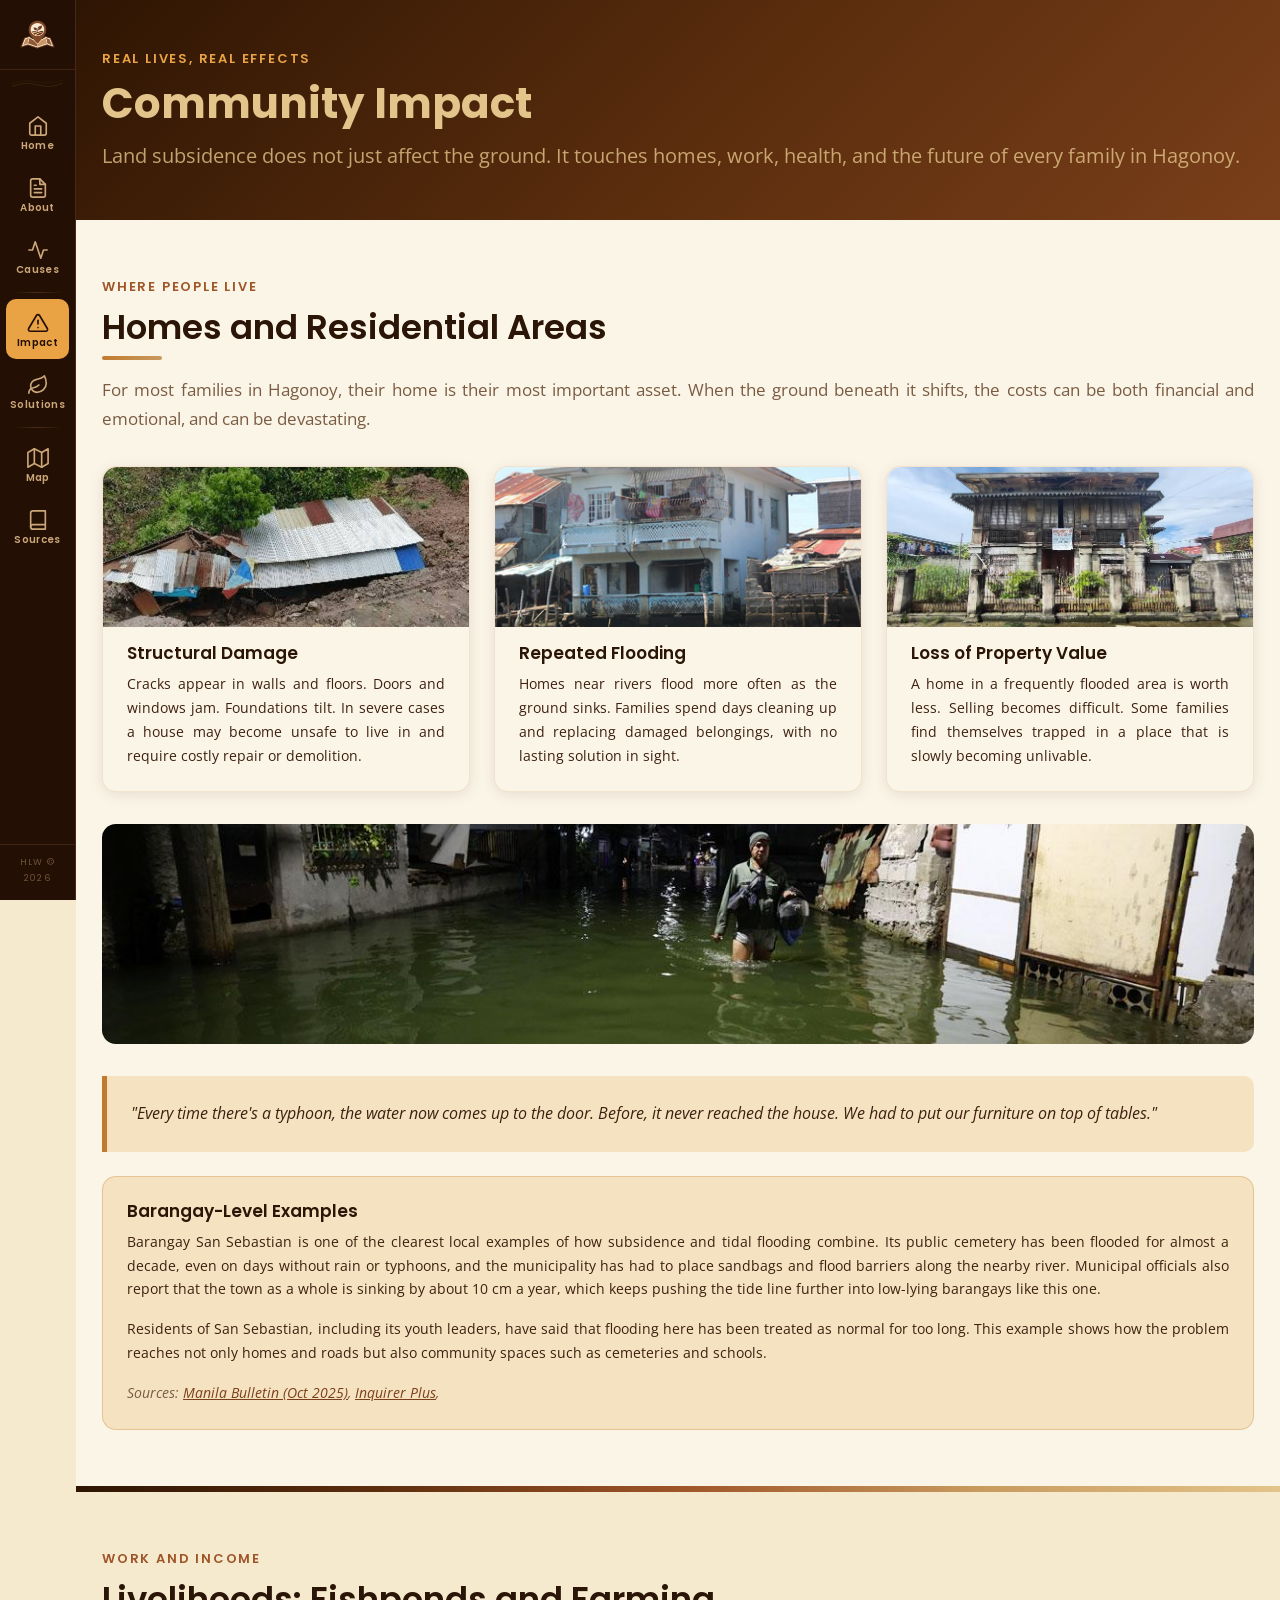
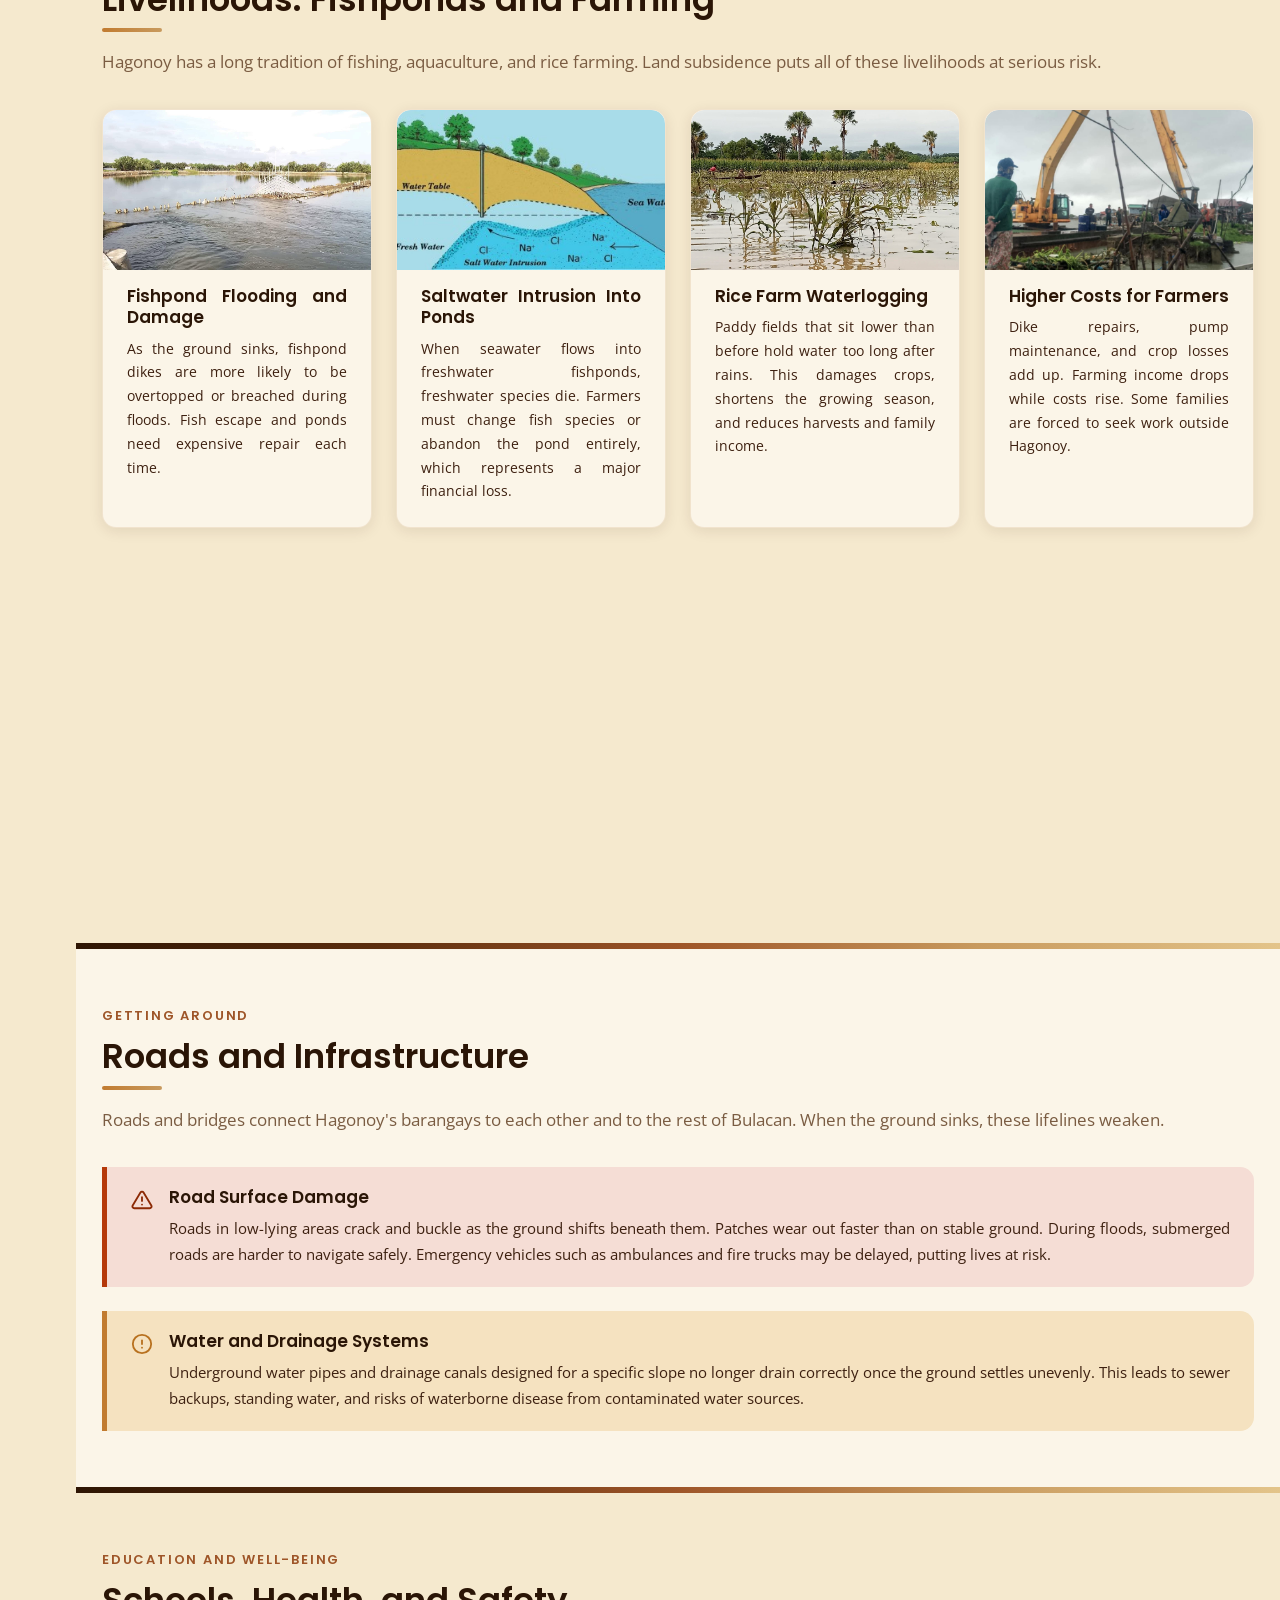
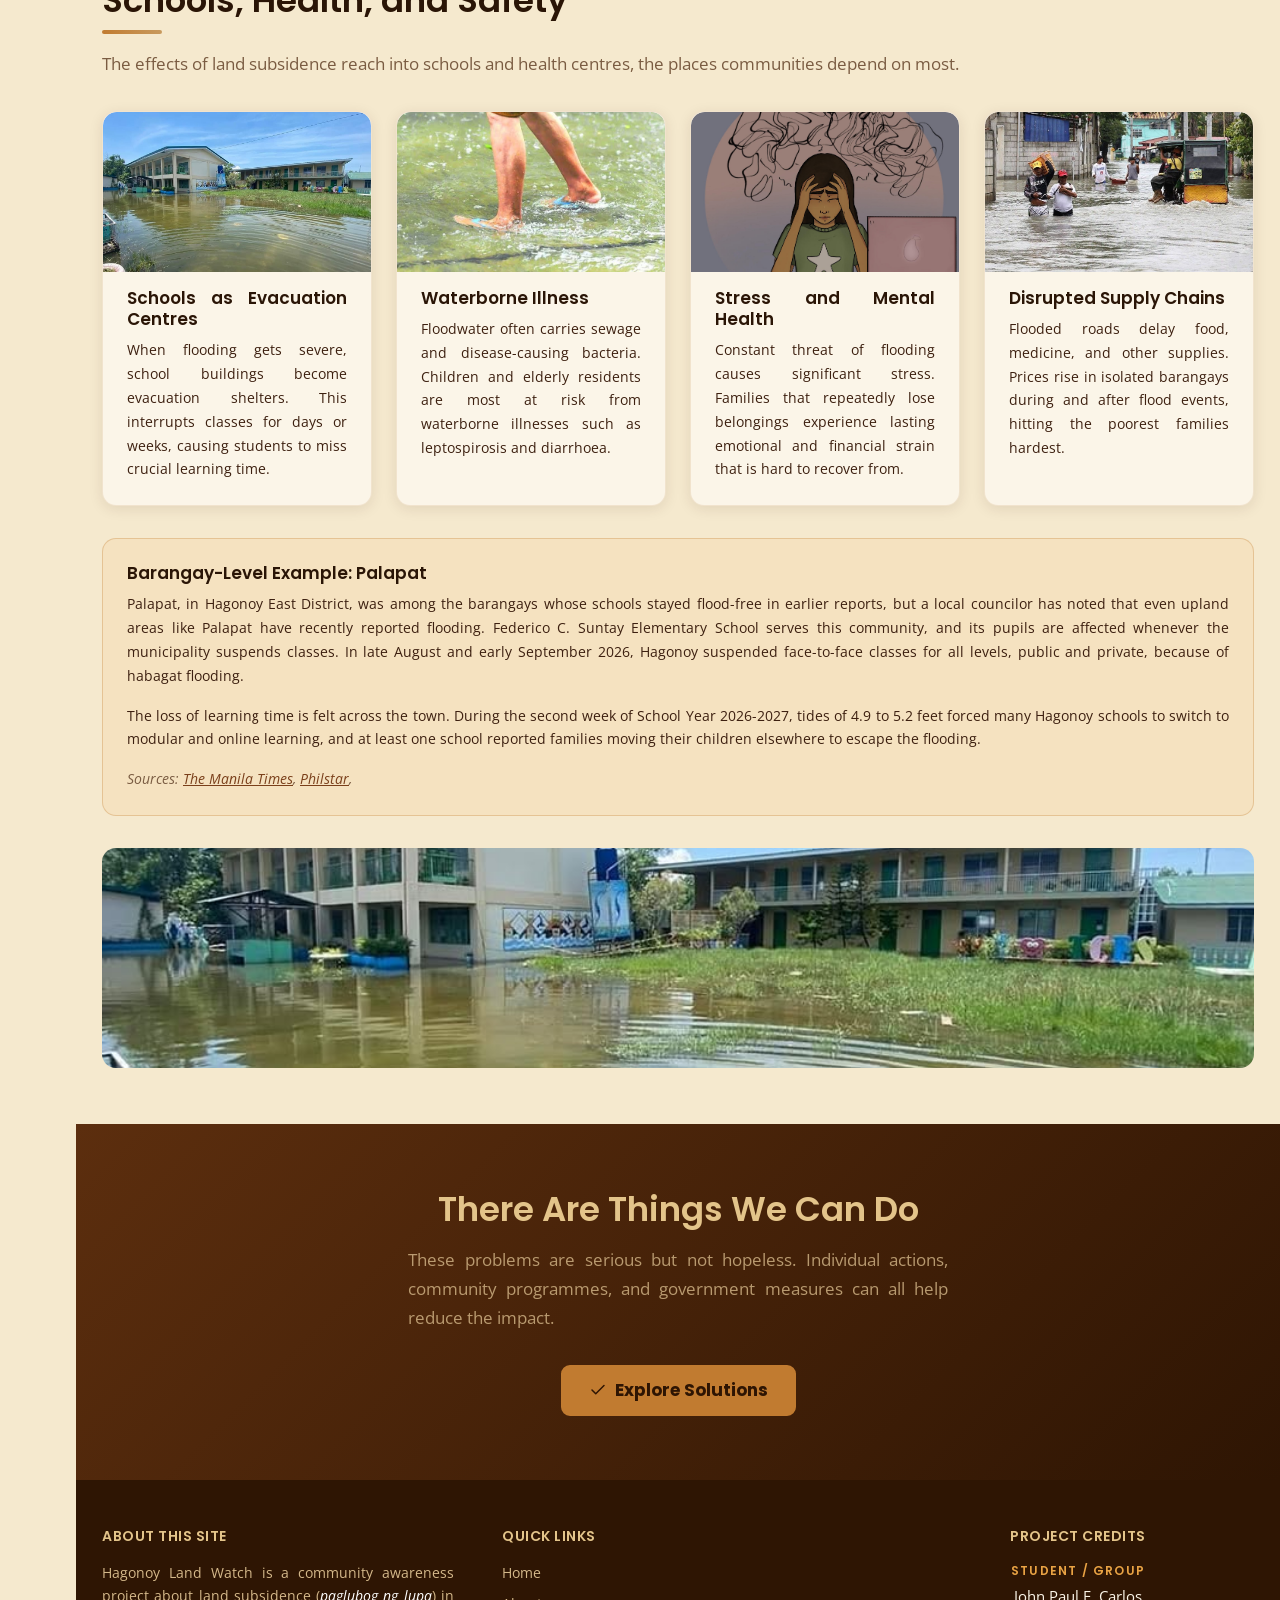
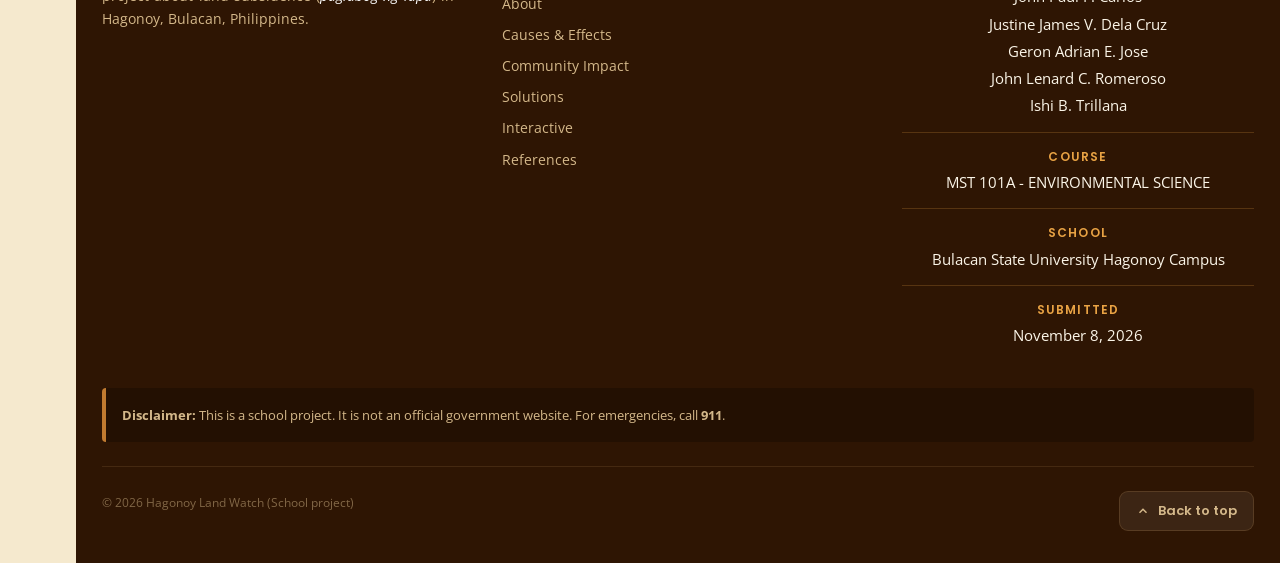
<file: community-impact.html>
<!DOCTYPE html>
<html lang="en">

<head>
  <meta charset="UTF-8">
  <meta name="viewport" content="width=device-width, initial-scale=1.0">
  <meta name="description"
    content="How land subsidence affects homes, livelihoods, roads, schools, and health in Hagonoy's 26 barangays.">
  <meta property="og:title" content="Community Impact (Hagonoy Land Watch)">
  <meta property="og:type" content="website">
  <title>Community Impact (Hagonoy Land Watch)</title>
  <link rel="icon" type="image/png" href="assets/icon.png">
  <link rel="preconnect" href="https://fonts.googleapis.com">
  <link rel="preconnect" href="https://fonts.gstatic.com" crossorigin>
  <link
    href="https://fonts.googleapis.com/css2?family=Open+Sans:ital,wght@0,400;0,600;0,700;1,400&family=Poppins:wght@500;600;700&display=swap"
    rel="stylesheet">
  <link rel="stylesheet" href="css/base.css">
  <link rel="stylesheet" href="css/layout.css">
  <link rel="stylesheet" href="css/components.css">
  <link rel="stylesheet" href="css/pages.css">
  <style>
    .site-footer .footer-col--credits,
    .site-footer .footer-col--credits .footer-heading,
    .site-footer .footer-col--credits .footer-credits,
    .site-footer .footer-col--credits .footer-credits dt,
    .site-footer .footer-col--credits .footer-credits dd {
      text-align: center !important;
    }

    .site-footer .footer-col--credits .credit-name {
      display: block;
      margin: 0 0 4px;
    }

    .site-footer .footer-col--credits .credit-name:last-child {
      margin-bottom: 0;
    }
  </style>
</head>

<body class="page-impact">
  <a class="skip-link" href="#main-content">Skip to main content</a>

  <nav class="site-nav-rail" aria-label="Main navigation">
    <a href="index.html" class="nav-rail-brand" aria-label="Hagonoy Land Watch (Home)">
     <img class="nav-rail-brand-icon" src="assets/icon.png" alt="" width="40" height="40">
        <rect x="4" y="22" width="24" height="4" rx="2" fill="#7A3F1A" />
        <rect x="4" y="17" width="24" height="4" rx="2" fill="#9E5528" />
        <rect x="4" y="12" width="24" height="4" rx="2" fill="#C17B30" />
        <path d="M8 12 Q16 4 24 12" stroke="#E9A344" stroke-width="1.5" fill="none" stroke-linecap="round" />
        <path d="M11 12 Q16 7 21 12" stroke="#E9A344" stroke-width="1" fill="none" stroke-linecap="round"
          opacity="0.6" />
      </svg>
      <span class="nav-rail-brand-text">Hagonoy<br>Land Watch</span>
    </a>
    <div class="nav-rail-geo" aria-hidden="true">
      <svg viewBox="0 0 56 12" fill="none" xmlns="http://www.w3.org/2000/svg">
        <path d="M2 9 Q14 3 28 7 Q42 11 54 5" stroke="#E9A344" stroke-width="0.7" opacity="0.5" fill="none" />
        <path d="M2 6 Q14 1 28 4 Q42 7 54 2" stroke="#E9A344" stroke-width="0.5" opacity="0.3" fill="none" />
      </svg>
    </div>
    <div class="nav-rail-items">
      <a href="index.html" class="nav-rail-item" aria-label="Home">
        <svg width="22" height="22" viewBox="0 0 24 24" fill="none" stroke="currentColor" stroke-width="1.8"
          stroke-linecap="round" stroke-linejoin="round" aria-hidden="true" focusable="false">
          <path d="M3 9l9-7 9 7v11a2 2 0 0 1-2 2H5a2 2 0 0 1-2-2z" />
          <polyline points="9 22 9 12 15 12 15 22" />
        </svg>
        <span class="nav-rail-label">Home</span>
      </a>
      <a href="about.html" class="nav-rail-item" aria-label="About Land Subsidence">
        <svg width="22" height="22" viewBox="0 0 24 24" fill="none" stroke="currentColor" stroke-width="1.8"
          stroke-linecap="round" stroke-linejoin="round" aria-hidden="true" focusable="false">
          <path d="M14 2H6a2 2 0 0 0-2 2v16a2 2 0 0 0 2 2h12a2 2 0 0 0 2-2V8z" />
          <polyline points="14 2 14 8 20 8" />
          <line x1="16" y1="13" x2="8" y2="13" />
          <line x1="16" y1="17" x2="8" y2="17" />
          <polyline points="10 9 9 9 8 9" />
        </svg>
        <span class="nav-rail-label">About</span>
      </a>
      <a href="causes-effects.html" class="nav-rail-item" aria-label="Causes and Effects">
        <svg width="22" height="22" viewBox="0 0 24 24" fill="none" stroke="currentColor" stroke-width="1.8"
          stroke-linecap="round" stroke-linejoin="round" aria-hidden="true" focusable="false">
          <polyline points="22 12 18 12 15 21 9 3 6 12 2 12" />
        </svg>
        <span class="nav-rail-label">Causes</span>
      </a>
      <div class="nav-rail-divider" aria-hidden="true"></div>
      <a href="community-impact.html" class="nav-rail-item" aria-current="page" aria-label="Community Impact">
        <svg width="22" height="22" viewBox="0 0 24 24" fill="none" stroke="currentColor" stroke-width="1.8"
          stroke-linecap="round" stroke-linejoin="round" aria-hidden="true" focusable="false">
          <path d="M10.29 3.86L1.82 18a2 2 0 0 0 1.71 3h16.94a2 2 0 0 0 1.71-3L13.71 3.86a2 2 0 0 0-3.42 0z" />
          <line x1="12" y1="9" x2="12" y2="13" />
          <line x1="12" y1="17" x2="12.01" y2="17" />
        </svg>
        <span class="nav-rail-label">Impact</span>
      </a>
      <a href="solutions.html" class="nav-rail-item" aria-label="Solutions">
        <svg width="22" height="22" viewBox="0 0 24 24" fill="none" stroke="currentColor" stroke-width="1.8"
          stroke-linecap="round" stroke-linejoin="round" aria-hidden="true" focusable="false">
          <path d="M11 20A7 7 0 0 1 9.8 6.1C15.5 5 17 4.48 19 2c1 2 2 4.18 2 8 0 5.5-4.78 10-10 10z" />
          <path d="M2 21c0-3 1.85-5.36 5.08-6C9.5 14.52 12 13 13 12" />
        </svg>
        <span class="nav-rail-label">Solutions</span>
      </a>
      <div class="nav-rail-divider" aria-hidden="true"></div>
      <a href="interactive.html" class="nav-rail-item" aria-label="Interactive Map and Quiz">
        <svg width="22" height="22" viewBox="0 0 24 24" fill="none" stroke="currentColor" stroke-width="1.8"
          stroke-linecap="round" stroke-linejoin="round" aria-hidden="true" focusable="false">
          <polygon points="1 6 1 22 8 18 16 22 23 18 23 2 16 6 8 2 1 6" />
          <line x1="8" y1="2" x2="8" y2="18" />
          <line x1="16" y1="6" x2="16" y2="22" />
        </svg>
        <span class="nav-rail-label">Map</span>
      </a>
      <a href="references.html" class="nav-rail-item" aria-label="References and Sources">
        <svg width="22" height="22" viewBox="0 0 24 24" fill="none" stroke="currentColor" stroke-width="1.8"
          stroke-linecap="round" stroke-linejoin="round" aria-hidden="true" focusable="false">
          <path d="M4 19.5A2.5 2.5 0 0 1 6.5 17H20" />
          <path d="M6.5 2H20v20H6.5A2.5 2.5 0 0 1 4 19.5v-15A2.5 2.5 0 0 1 6.5 2z" />
        </svg>
        <span class="nav-rail-label">Sources</span>
      </a>
    </div>
    <div class="nav-rail-footer">
      <span class="nav-rail-footer-text">HLW &copy; 2026</span>
    </div>
  </nav>

  <header class="site-topbar" role="banner">
    <div class="topbar-inner">
      <a href="index.html" class="topbar-site-name" aria-label="Hagonoy Land Watch (Home)">
        <img class="brand-logo" src="assets/icon.png" alt="" width="28" height="28">
        Hagonoy Land Watch
      </a>
      <button class="nav-menu-btn" id="nav-menu-btn" aria-expanded="false" aria-controls="nav-drawer"
        aria-label="Open navigation menu">
        <svg width="18" height="18" viewBox="0 0 24 24" fill="none" stroke="currentColor" stroke-width="2"
          stroke-linecap="round" aria-hidden="true">
          <line x1="3" y1="6" x2="21" y2="6" />
          <line x1="3" y1="12" x2="21" y2="12" />
          <line x1="3" y1="18" x2="21" y2="18" />
        </svg>
        
      </button>
    </div>
  </header>

  <div class="nav-drawer-overlay" id="nav-drawer-overlay" aria-hidden="true"></div>

  <nav class="nav-drawer" id="nav-drawer" aria-label="Main navigation" aria-hidden="true">
    <div class="nav-drawer-header">
      <a href="index.html" class="nav-drawer-brand" aria-label="Hagonoy Land Watch (Home)">
        <svg width="22" height="22" viewBox="0 0 32 32" fill="none" aria-hidden="true">
          <rect x="4" y="22" width="24" height="4" rx="2" fill="#7A3F1A" />
          <rect x="4" y="17" width="24" height="4" rx="2" fill="#9E5528" />
          <rect x="4" y="12" width="24" height="4" rx="2" fill="#C17B30" />
          <path d="M8 12 Q16 4 24 12" stroke="#E9A344" stroke-width="1.5" fill="none" />
        </svg>
        Hagonoy Land Watch
      </a>
      <button class="nav-drawer-close" id="nav-drawer-close" aria-label="Close navigation menu">
        <svg width="18" height="18" viewBox="0 0 24 24" fill="none" stroke="currentColor" stroke-width="2.2"
          stroke-linecap="round" aria-hidden="true">
          <line x1="18" y1="6" x2="6" y2="18" />
          <line x1="6" y1="6" x2="18" y2="18" />
        </svg>
      </button>
    </div>
    <div class="nav-drawer-items">
      <a href="index.html" class="nav-drawer-item">
        <svg width="20" height="20" viewBox="0 0 24 24" fill="none" stroke="currentColor" stroke-width="1.8"
          stroke-linecap="round" stroke-linejoin="round" aria-hidden="true">
          <path d="M3 9l9-7 9 7v11a2 2 0 0 1-2 2H5a2 2 0 0 1-2-2z" />
          <polyline points="9 22 9 12 15 12 15 22" />
        </svg>
        Home
      </a>
      <a href="about.html" class="nav-drawer-item">
        <svg width="20" height="20" viewBox="0 0 24 24" fill="none" stroke="currentColor" stroke-width="1.8"
          stroke-linecap="round" stroke-linejoin="round" aria-hidden="true">
          <path d="M14 2H6a2 2 0 0 0-2 2v16a2 2 0 0 0 2 2h12a2 2 0 0 0 2-2V8z" />
          <polyline points="14 2 14 8 20 8" />
          <line x1="16" y1="13" x2="8" y2="13" />
          <line x1="16" y1="17" x2="8" y2="17" />
        </svg>
        About
      </a>
      <a href="causes-effects.html" class="nav-drawer-item">
        <svg width="20" height="20" viewBox="0 0 24 24" fill="none" stroke="currentColor" stroke-width="1.8"
          stroke-linecap="round" stroke-linejoin="round" aria-hidden="true">
          <polyline points="22 12 18 12 15 21 9 3 6 12 2 12" />
        </svg>
        Causes
      </a>
      <a href="community-impact.html" class="nav-drawer-item" aria-current="page">
        <svg width="20" height="20" viewBox="0 0 24 24" fill="none" stroke="currentColor" stroke-width="1.8"
          stroke-linecap="round" stroke-linejoin="round" aria-hidden="true">
          <path d="M10.29 3.86L1.82 18a2 2 0 0 0 1.71 3h16.94a2 2 0 0 0 1.71-3L13.71 3.86a2 2 0 0 0-3.42 0z" />
          <line x1="12" y1="9" x2="12" y2="13" />
          <line x1="12" y1="17" x2="12.01" y2="17" />
        </svg>
        Impact
      </a>
      <a href="solutions.html" class="nav-drawer-item">
        <svg width="20" height="20" viewBox="0 0 24 24" fill="none" stroke="currentColor" stroke-width="1.8"
          stroke-linecap="round" stroke-linejoin="round" aria-hidden="true">
          <path d="M11 20A7 7 0 0 1 9.8 6.1C15.5 5 17 4.48 19 2c1 2 2 4.18 2 8 0 5.5-4.78 10-10 10z" />
          <path d="M2 21c0-3 1.85-5.36 5.08-6C9.5 14.52 12 13 13 12" />
        </svg>
        Solutions
      </a>
      <a href="interactive.html" class="nav-drawer-item">
        <svg width="20" height="20" viewBox="0 0 24 24" fill="none" stroke="currentColor" stroke-width="1.8"
          stroke-linecap="round" stroke-linejoin="round" aria-hidden="true">
          <polygon points="1 6 1 22 8 18 16 22 23 18 23 2 16 6 8 2 1 6" />
          <line x1="8" y1="2" x2="8" y2="18" />
          <line x1="16" y1="6" x2="16" y2="22" />
        </svg>
        Map &amp; Quiz
      </a>
      <a href="references.html" class="nav-drawer-item">
        <svg width="20" height="20" viewBox="0 0 24 24" fill="none" stroke="currentColor" stroke-width="1.8"
          stroke-linecap="round" stroke-linejoin="round" aria-hidden="true">
          <path d="M4 19.5A2.5 2.5 0 0 1 6.5 17H20" />
          <path d="M6.5 2H20v20H6.5A2.5 2.5 0 0 1 4 19.5v-15A2.5 2.5 0 0 1 6.5 2z" />
        </svg>
        Sources
      </a>
    </div>
    <div class="nav-drawer-footer">Hagonoy Land Watch &mdash; School Project</div>
  </nav>

  <main id="main-content">

    <div class="page-header-band">
      <div class="container">
        <span class="eyebrow">Real lives, real effects</span>
        <h1>Community Impact</h1>
        <p class="lead lead--wide">Land subsidence does not just affect the ground. It touches homes, work, health, and
          the future of every family in Hagonoy.</p>
      </div>
    </div>

    <section class="section bg-cream" aria-labelledby="homes-heading">
      <div class="container">
        <span class="eyebrow">Where people live</span>
        <h2 id="homes-heading">Homes and Residential Areas</h2>
        <div class="amber-bar" aria-hidden="true"></div>
        <p class="section-lead">For most families in Hagonoy, their home is their most important asset. When the ground
          beneath it shifts, the costs can be both financial and emotional, and can be devastating.</p>

        <div class="impact-cards impact-cards--3">
          <div class="impact-card fade-in">
            <div class="card-img-wrap">
              <span class="img-source img-source--overlay">Source: <a
                  href="https://newsinfo.inquirer.net/2270577/house-collapses-in-zamboanga-del-sur-due-to-soil-erosion"
                  target="_blank" rel="noopener noreferrer">newsinfo.inquirer.net</a></span>
              <img class="card-img" src="assets/Structural Damage.png"
                alt="House with structural damage caused by shifting ground" loading="lazy">
            </div>
            <h3>Structural Damage</h3>
            <p>Cracks appear in walls and floors. Doors and windows jam. Foundations tilt. In severe cases a house may
              become unsafe to live in and require costly repair or demolition.</p>
          </div>
          <div class="impact-card fade-in">
            <div class="card-img-wrap">
              <span class="img-source img-source--overlay">Source: <a
                  href="https://www.dutchwatersector.com/news/crowdfunding-halfway-for-first-floating-homes-in-hagonoy-philippines"
                  target="_blank" rel="noopener noreferrer">dutchwatersector.com</a></span>
              <img class="card-img" src="assets/Repeated Flooding.png" alt="Homes in Hagonoy surrounded by floodwater"
                loading="lazy">
            </div>
            <h3>Repeated Flooding</h3>
            <p>Homes near rivers flood more often as the ground sinks. Families spend days cleaning up and replacing
              damaged belongings, with no lasting solution in sight.</p>
          </div>
          <div class="impact-card fade-in">
            <div class="card-img-wrap">
              <span class="img-source img-source--overlay">Source: <a
                  href="https://www.facebook.com/groups/ancestralhousesinthephilippines/posts/25057993603831216/"
                  target="_blank" rel="noopener noreferrer">facebook.com</a></span>
              <img class="card-img" src="assets/Loss of Property Value.png"
                alt="Old house affected by flooding, losing its property value" loading="lazy">
            </div>
            <h3>Loss of Property Value</h3>
            <p>A home in a frequently flooded area is worth less. Selling becomes difficult. Some families find
              themselves trapped in a place that is slowly becoming unlivable.</p>
          </div>
        </div>

        <figure class="img-figure fade-in">
          <figcaption class="img-source">Source: <a
              href="https://www.onenews.ph/articles/in-photos-living-amid-flood-in-hagonoy-bulacan" target="_blank"
              rel="noopener noreferrer">OneNews.ph</a></figcaption>
          <img class="wide-img" src="assets/homes showing subsidence damage or flood marks.png"
            alt="Flooded street in Hagonoy at night, with a resident wading through floodwater beside houses"
            loading="lazy">
        </figure>

        <blockquote class="community-voice fade-in" style="margin-top:var(--sp-32);"
          aria-label="Sample community voice (not a real quote)">
          <p>"Every time there's a typhoon, the water now comes up to the door. Before, it never reached the house. We
            had to put our furniture on top of tables."</p>
        </blockquote>

        <div class="barangay-examples fade-in">
          <h3>Barangay-Level Examples</h3>
          <p>Barangay San Sebastian is one of the clearest local examples of how subsidence and tidal flooding combine.
            Its public cemetery has been flooded for almost a decade, even on days without rain or typhoons, and the
            municipality has had to place sandbags and flood barriers along the nearby river. Municipal officials also
            report that the town as a whole is sinking by about 10 cm a year, which keeps pushing the tide line further
            into low-lying barangays like this one.</p>
          <p>Residents of San Sebastian, including its youth leaders, have said that flooding here has been treated as
            normal for too long. This example shows how the problem reaches not only homes and roads but also community
            spaces such as cemeteries and schools.</p>
          <p class="img-source" style="margin-bottom:0;">Sources:
            <a href="https://mb.com.ph/2025/10/29/sandbags-flood-barriers-installed-near-hagonoy-public-cemetery-ahead-of-undas"
              target="_blank" rel="noopener noreferrer">Manila Bulletin (Oct 2025)</a>,
            <a href="https://plus.inquirer.net/news/in-flooded-bulacan-town-the-dead-need-dry-ground" target="_blank"
              rel="noopener noreferrer">Inquirer Plus</a>,
          </p>
        </div>
      </div>
    </section>

    <span class="soil-divider" aria-hidden="true"></span>

    <section class="section bg-parchment" aria-labelledby="livelihoods-heading">
      <div class="container">
        <span class="eyebrow">Work and income</span>
        <h2 id="livelihoods-heading">Livelihoods: Fishponds and Farming</h2>
        <div class="amber-bar" aria-hidden="true"></div>
        <p class="section-lead">Hagonoy has a long tradition of fishing, aquaculture, and rice farming. Land subsidence
          puts all of these livelihoods at serious risk.</p>
        <div class="impact-cards">
          <div class="impact-card fade-in">
            <div class="card-img-wrap">
              <span class="img-source img-source--overlay">Source: <a
                  href="https://www.facebook.com/photo?fbid=251607698993535&set=pcb.251607725660199" target="_blank"
                  rel="noopener noreferrer">facebook.com</a></span>
              <img class="card-img" src="assets/Fishpond Flooding and Damage.png"
                alt="Fishpond dike breached and flooding the pond" loading="lazy">
            </div>
            <h3>Fishpond Flooding and Damage</h3>
            <p>As the ground sinks, fishpond dikes are more likely to be overtopped or breached during floods. Fish
              escape and ponds need expensive repair each time.</p>
          </div>
          <div class="impact-card fade-in">
            <div class="card-img-wrap">
              <span class="img-source img-source--overlay">Source: <a
                  href="https://www.sciencedirect.com/science/article/abs/pii/S2215153226000115" target="_blank"
                  rel="noopener noreferrer">Sciencedirect.com</a></span>
              <img class="card-img" src="assets/Saltwater Intrusion Into Ponds.png" alt="Saltwater intrusion into ponds"
                loading="lazy">
            </div>
            <h3>Saltwater Intrusion Into Ponds</h3>
            <p>When seawater flows into freshwater fishponds, freshwater species die. Farmers must change fish species
              or abandon the pond entirely, which represents a major financial loss.</p>
          </div>
          <div class="impact-card fade-in">
            <div class="card-img-wrap">
              <span class="img-source img-source--overlay">Source: <a
                  href="https://www.facebook.com/photo?fbid=1259538172844677&set=pcb.1259538282844666" target="_blank"
                  rel="noopener noreferrer">facebook.com</a></span>
              <img class="card-img" src="assets/Rice Farm Waterlogging.png" alt="Rice farm waterlogging" loading="lazy">
            </div>
            <h3>Rice Farm Waterlogging</h3>
            <p>Paddy fields that sit lower than before hold water too long after rains. This damages crops, shortens the
              growing season, and reduces harvests and family income.</p>
          </div>
          <div class="impact-card fade-in">
            <div class="card-img-wrap">
              <span class="img-source img-source--overlay">Source: <a
                  href="https://www.facebook.com/pnagovph/posts/look-riprap-works-at-hagonoy-river-in-bulacan-located-in-barangay-abulalas-on-sa/493201976189595/"
                  target="_blank" rel="noopener noreferrer">facebook.com</a></span>
              <img class="card-img" src="assets/Higher Costs for Farmers.png" alt="Higher costs for farmers"
                loading="lazy">
            </div>
            <h3>Higher Costs for Farmers</h3>
            <p>Dike repairs, pump maintenance, and crop losses add up. Farming income drops while costs rise. Some
              families are forced to seek work outside Hagonoy.</p>
          </div>
        </div>

        <blockquote class="community-voice fade-in" style="margin-top:var(--sp-32);"
          aria-label="Sample community voice (not a real quote)">
          <p>"We used to harvest twice a year from our fishpond. Now, after bad typhoons, we spend months just fixing
            the dikes. We barely break even."</p>
        </blockquote>

        <figure class="img-figure fade-in">
          <figcaption class="img-source">Source: <a href="https://www.instagram.com/p/DdBEnrhk5TQ/" target="_blank"
              rel="noopener noreferrer">instagram.com</a></figcaption>
          <img class="wide-img" src="assets/fishponds or rice fields in Hagonoy affected by subsidence and flooding.png"
            alt="Fishponds and rice farms affected by subsidence" loading="lazy">
        </figure>
      </div>
    </section>

    <span class="soil-divider" aria-hidden="true"></span>

    <section class="section bg-cream" aria-labelledby="roads-heading">
      <div class="container">
        <span class="eyebrow">Getting around</span>
        <h2 id="roads-heading">Roads and Infrastructure</h2>
        <div class="amber-bar" aria-hidden="true"></div>
        <p class="section-lead">Roads and bridges connect Hagonoy's barangays to each other and to the rest of Bulacan.
          When the ground sinks, these lifelines weaken.</p>
        <div class="callout callout--terra fade-in">
          <div class="callout-icon" aria-hidden="true">
            <svg width="22" height="22" viewBox="0 0 24 24" fill="none" stroke="currentColor" stroke-width="2"
              stroke-linecap="round" stroke-linejoin="round">
              <path d="M10.29 3.86L1.82 18a2 2 0 0 0 1.71 3h16.94a2 2 0 0 0 1.71-3L13.71 3.86a2 2 0 0 0-3.42 0z" />
              <line x1="12" y1="9" x2="12" y2="13" />
              <line x1="12" y1="17" x2="12.01" y2="17" />
            </svg>
          </div>
          <div class="callout-body">
            <h3>Road Surface Damage</h3>
            <p>Roads in low-lying areas crack and buckle as the ground shifts beneath them. Patches wear out faster than
              on stable ground. During floods, submerged roads are harder to navigate safely. Emergency vehicles such as
              ambulances and fire trucks may be delayed, putting lives at risk.</p>
          </div>
        </div>
        <div class="callout callout--amber fade-in" style="margin-top:var(--sp-24);">
          <div class="callout-icon" aria-hidden="true">
            <svg width="22" height="22" viewBox="0 0 24 24" fill="none" stroke="currentColor" stroke-width="2"
              stroke-linecap="round" stroke-linejoin="round">
              <circle cx="12" cy="12" r="10" />
              <line x1="12" y1="8" x2="12" y2="12" />
              <line x1="12" y1="16" x2="12.01" y2="16" />
            </svg>
          </div>
          <div class="callout-body">
            <h3>Water and Drainage Systems</h3>
            <p>Underground water pipes and drainage canals designed for a specific slope no longer drain correctly once
              the ground settles unevenly. This leads to sewer backups, standing water, and risks of waterborne disease
              from contaminated water sources.</p>
          </div>
        </div>
      </div>
    </section>

    <span class="soil-divider" aria-hidden="true"></span>

    <section class="section bg-parchment" aria-labelledby="schools-heading">
      <div class="container">
        <span class="eyebrow">Education and well-being</span>
        <h2 id="schools-heading">Schools, Health, and Safety</h2>
        <div class="amber-bar" aria-hidden="true"></div>
        <p class="section-lead">The effects of land subsidence reach into schools and health centres, the places
          communities depend on most.</p>
        <div class="impact-cards">
          <div class="impact-card fade-in">
            <div class="card-img-wrap">
              <span class="img-source img-source--overlay">Source: <a href="https://share.google/9RuO0U8K2DhXpyxMF"
                  target="_blank" rel="noopener noreferrer">share.google.com</a></span>
              <img class="card-img" src="assets/school or health center in Hagonoy affected by flooding.png"
                alt="School building in Hagonoy used as evacuation centre during flooding" loading="lazy">
            </div>
            <h3>Schools as Evacuation Centres</h3>
            <p>When flooding gets severe, school buildings become evacuation shelters. This interrupts classes for days
              or weeks, causing students to miss crucial learning time.</p>
          </div>
          <div class="impact-card fade-in">
            <div class="card-img-wrap">
              <span class="img-source img-source--overlay">Source: <a
                  href="https://www1.racgp.org.au/ajgp/2018/march/leptospirosis" target="_blank"
                  rel="noopener noreferrer">www1.racgp.org.au</a></span>
              <img class="card-img" src="assets/Waterborne Illness.png"
                alt="Health center in Hagonoy affected by flooding" loading="lazy">
            </div>
            <h3>Waterborne Illness</h3>
            <p>Floodwater often carries sewage and disease-causing bacteria. Children and elderly residents are most at
              risk from waterborne illnesses such as leptospirosis and diarrhoea.</p>
          </div>
          <div class="impact-card fade-in">
            <div class="card-img-wrap">
              <span class="img-source img-source--overlay">Source: <a
                  href="https://www.google.com/imgres?imgurl=https://theknowfresno.org/wp-content/uploads/2022/08/Jordan-Jackson-Mental-Health-Illustration-by-Ashens-Limon.jpg&tbnid=yvZI62HX17I1eM&vet=1&imgrefurl=https://theknowfresno.org/08/18/2022/how-stress-and-exhaustion-tie-into-mental-health/&docid=nO39pAhEqBbAGM&w=1410&h=1443&hl=en-PH&source=sh/x/im/m1/0&kgs=932d2db8d51a51f3"
                  target="_blank" rel="noopener noreferrer">theknowfresno.org</a></span>
              <img class="card-img" src="assets/Stress and Mental Health.png"
                alt="Family in Hagonoy affected by flooding, showing stress and mental health strain" loading="lazy">
            </div>
            <h3>Stress and Mental Health</h3>
            <p>Constant threat of flooding causes significant stress. Families that repeatedly lose belongings
              experience lasting emotional and financial strain that is hard to recover from.</p>
          </div>
          <div class="impact-card fade-in">
            <div class="card-img-wrap">
              <span class="img-source img-source--overlay">Source: <a
                  href="https://www.philstar.com/headlines/2026/08/30/2552752/backflood-high-tide-inundate-71-bulacan-villages"
                  target="_blank" rel="noopener noreferrer">philstar.com</a></span>
              <img class="card-img" src="assets/Disrupted Supply Chains.png"
                alt="Flooded road in Hagonoy delaying food and medicine delivery" loading="lazy">
            </div>
            <h3>Disrupted Supply Chains</h3>
            <p>Flooded roads delay food, medicine, and other supplies. Prices rise in isolated barangays during and
              after flood events, hitting the poorest families hardest.</p>
          </div>
        </div>

        <div class="barangay-examples fade-in" style="margin-top:var(--sp-32);">
          <h3>Barangay-Level Example: Palapat</h3>
          <p>Palapat, in Hagonoy East District, was among the barangays whose schools stayed flood-free in earlier
            reports, but a local councilor has noted that even upland areas like Palapat have recently reported
            flooding. Federico C. Suntay Elementary School serves this community, and its pupils are affected whenever
            the municipality suspends classes. In late August and early September 2026, Hagonoy suspended face-to-face
            classes for all levels, public and private, because of habagat flooding.</p>
          <p>The loss of learning time is felt across the town. During the second week of School Year 2026-2027, tides
            of 4.9 to 5.2 feet forced many Hagonoy schools to switch to modular and online learning, and at least one
            school reported families moving their children elsewhere to escape the flooding.</p>
          <p class="img-source" style="margin-bottom:0;">Sources:
            <a href="https://www.manilatimes.net/2026/08/28/news/classes-suspended-in-metro-manila-other-provinces-as-rainfall-alerts-up-due-to-habagat/2413854"
              target="_blank" rel="noopener noreferrer">The Manila Times</a>,
            <a href="https://www.philstar.com/headlines/2026/09/09/2555061/walang-pasok-class-suspensions-september-9-due-habagat"
              target="_blank" rel="noopener noreferrer">Philstar</a>,
          </p>
        </div>

        <figure class="img-figure fade-in">
          <figcaption class="img-source">Source: <a
              href="https://www.facebook.com/photo?fbid=1461636709346966&set=pcb.1461636786013625" target="_blank"
              rel="noopener noreferrer">facebook.com</a></figcaption>
          <img class="wide-img" src="assets/school or health center in Hagonoy affected by flooding.png"
            alt="School building in Hagonoy used as evacuation centre during flooding" loading="lazy">
        </figure>
      </div>
    </section>

    <section class="cta-band" aria-labelledby="impact-cta-heading">
      <div class="container">
        <h2 id="impact-cta-heading">There Are Things We Can Do</h2>
        <p>These problems are serious but not hopeless. Individual actions, community programmes, and government
          measures can all help reduce the impact.</p>
        <a href="solutions.html" class="btn btn-cta">
          <svg width="18" height="18" viewBox="0 0 24 24" fill="none" stroke="currentColor" stroke-width="2"
            stroke-linecap="round" stroke-linejoin="round" aria-hidden="true" focusable="false">
            <polyline points="20 6 9 17 4 12" />
          </svg>
          Explore Solutions
        </a>
      </div>
    </section>

  </main>

  <footer class="site-footer" role="contentinfo">
    <div class="container">
      <div class="footer-grid">
        <div class="footer-col">
          <h3>About This Site</h3>
          <p>Hagonoy Land Watch is a community awareness project about land subsidence (<span lang="fil" style="color:#ffffff;">paglubog ng
              lupa</span>) in Hagonoy, Bulacan, Philippines.</p>
        </div>
        <div class="footer-col">
          <h3>Quick Links</h3>
          <ul>
            <li><a href="index.html">Home</a></li>
            <li><a href="about.html">About</a></li>
            <li><a href="causes-effects.html">Causes &amp; Effects</a></li>
            <li><a href="community-impact.html">Community Impact</a></li>
            <li><a href="solutions.html">Solutions</a></li>
            <li><a href="interactive.html">Interactive</a></li>
            <li><a href="references.html">References</a></li>
          </ul>
        </div>
        <div class="footer-col footer-col--credits">
          <h3 class="footer-heading">Project Credits</h3>
          <dl class="footer-credits">
            <dt>Student / Group</dt>
            <dd class="verify">
              <span class="credit-name">John Paul F. Carlos</span>
              <span class="credit-name">Justine James V. Dela Cruz</span>
              <span class="credit-name">Geron Adrian E. Jose</span>
              <span class="credit-name">John Lenard C. Romeroso</span>
              <span class="credit-name">Ishi B. Trillana</span>
            </dd>
            <dt>Course</dt>
            <dd class="verify">MST 101A - ENVIRONMENTAL SCIENCE</dd>
            <dt>School</dt>
            <dd class="verify">Bulacan State University Hagonoy Campus</dd>
            <dt>Submitted</dt>
            <dd class="verify">November 8, 2026</dd>
          </dl>
        </div>
      </div>
      <div class="footer-disclaimer" role="note">
        <strong>Disclaimer:</strong> This is a school project. It is not an official government website. For
        emergencies, call <strong>911</strong>.
      </div>
      <div class="footer-bottom">
        <p class="footer-copy">&copy; 2026 Hagonoy Land Watch (School project)</p>
        <a href="#main-content" class="back-to-top" aria-label="Back to top">
          <svg width="14" height="14" viewBox="0 0 24 24" fill="none" stroke="currentColor" stroke-width="2.5"
            aria-hidden="true" focusable="false">
            <polyline points="18 15 12 9 6 15" />
          </svg>
          Back to top
        </a>
      </div>
    </div>
  </footer>

  <script src="js/main.js" defer></script>
</body>

</html>
</file>
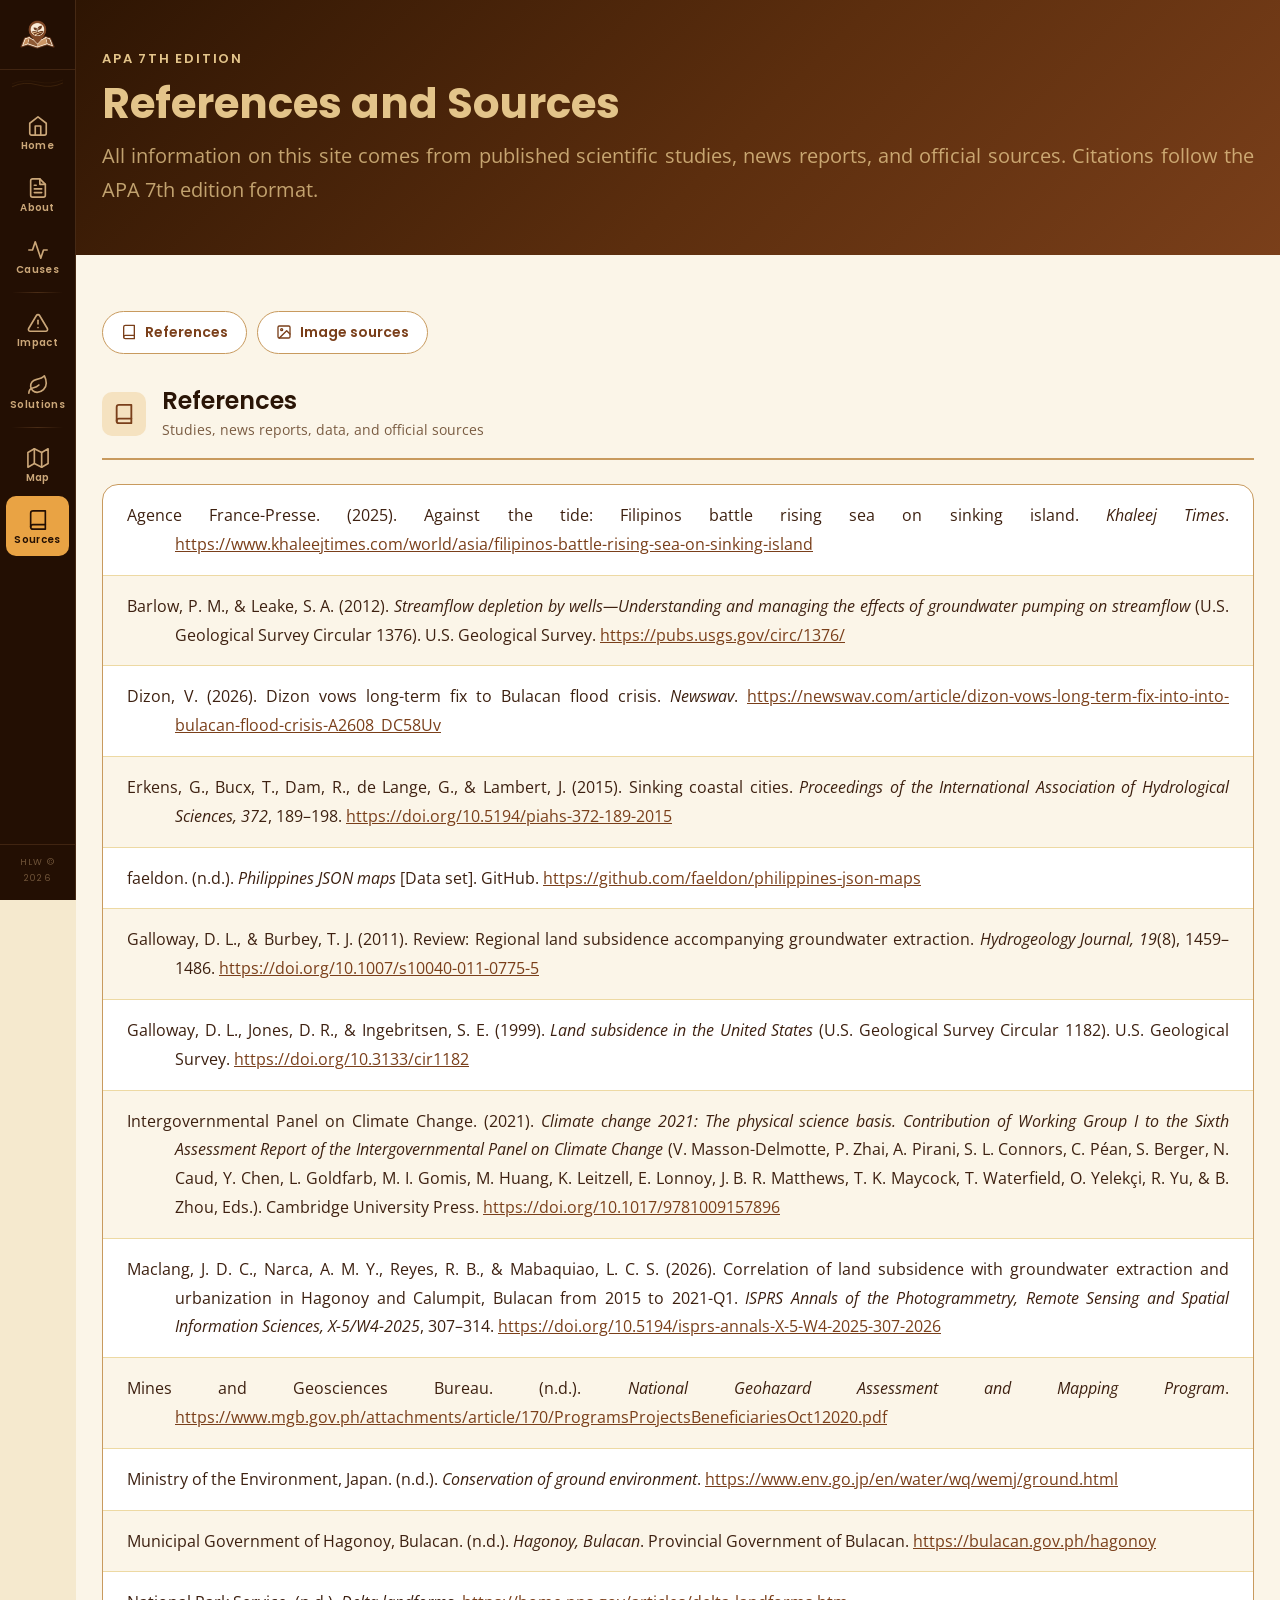
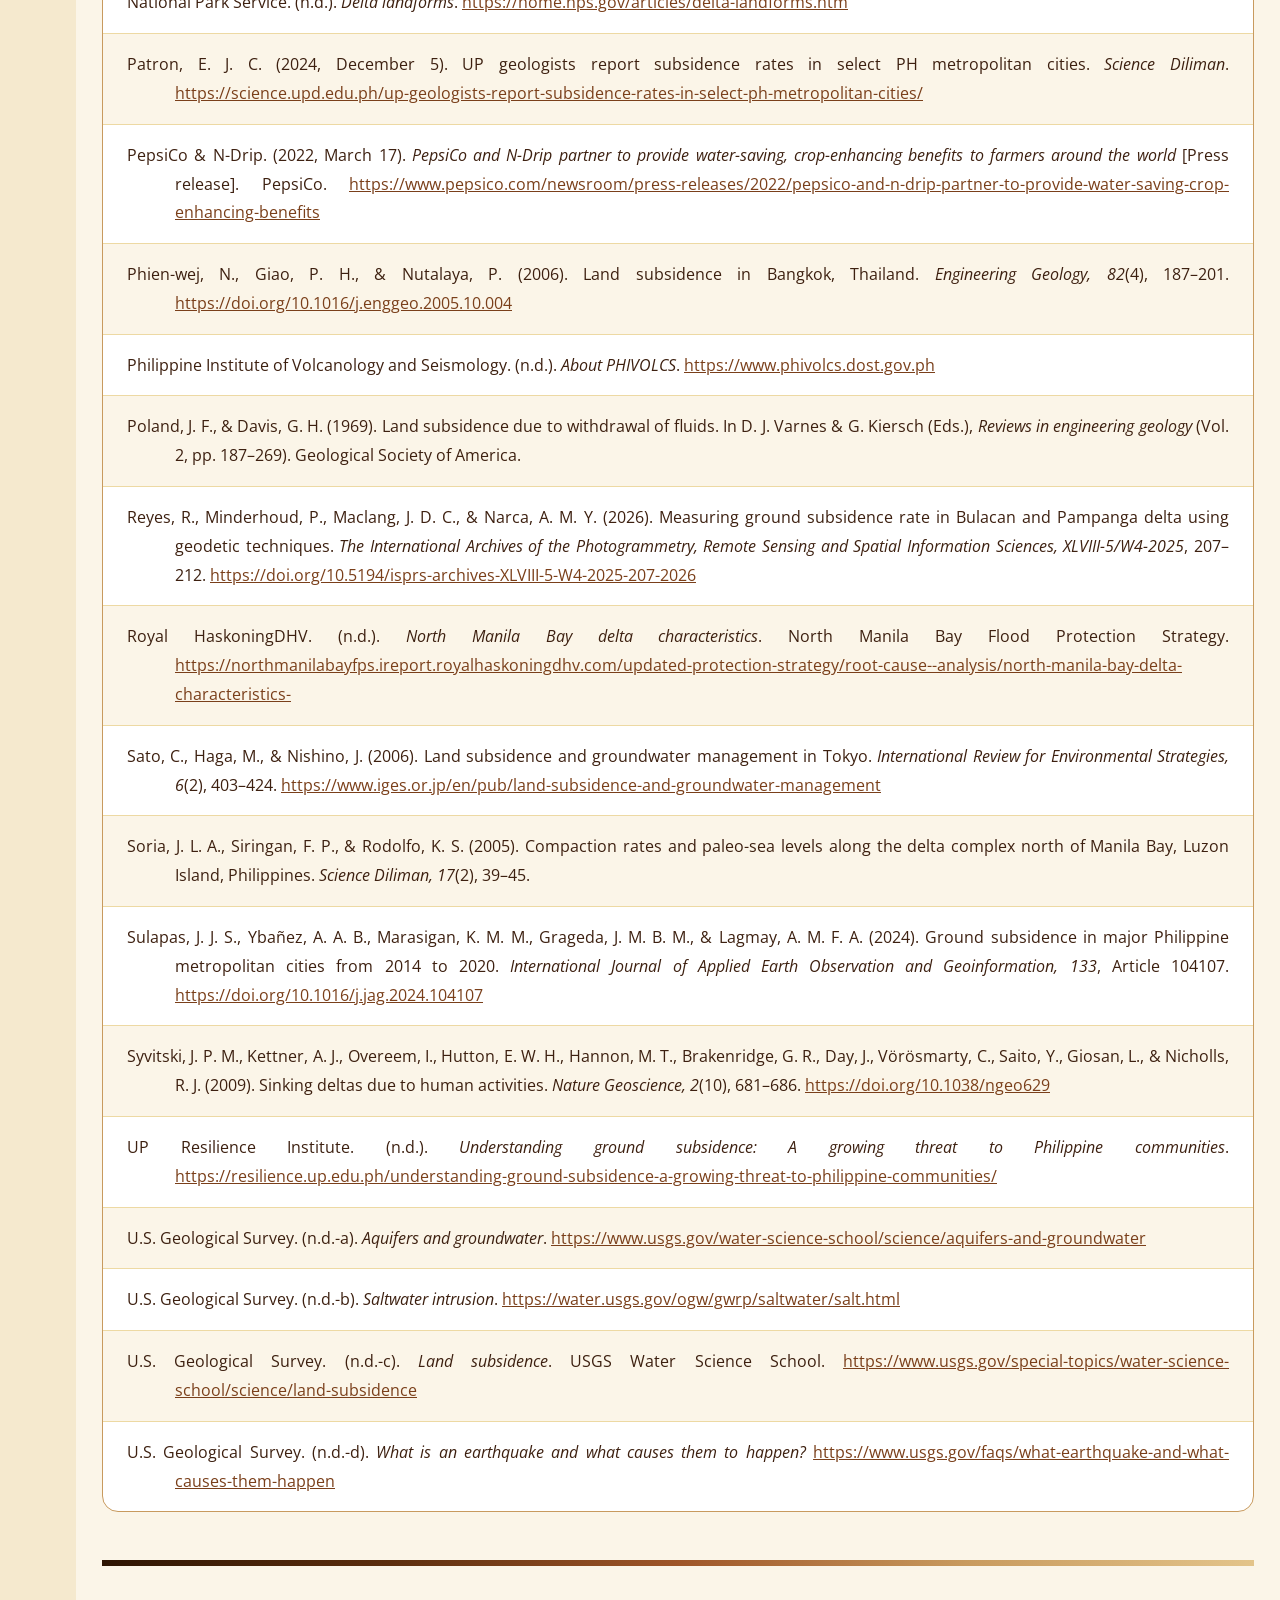
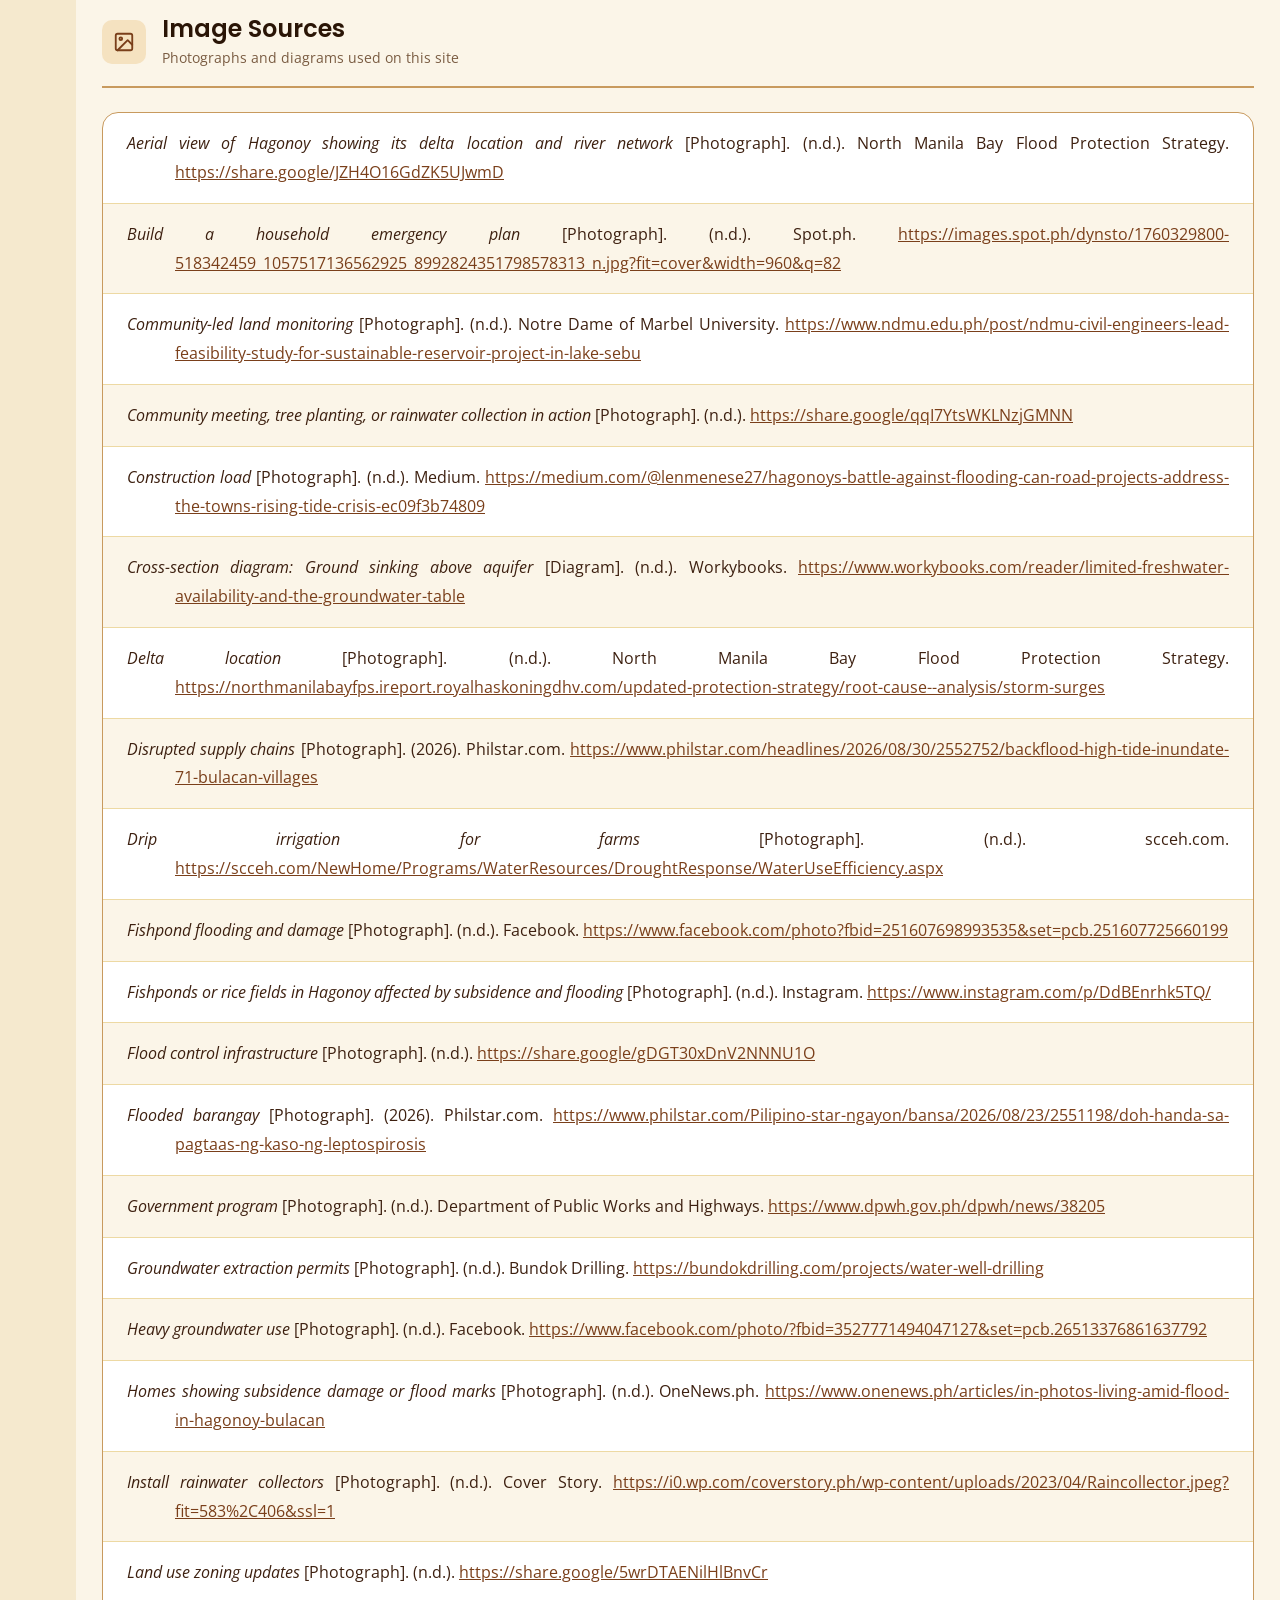
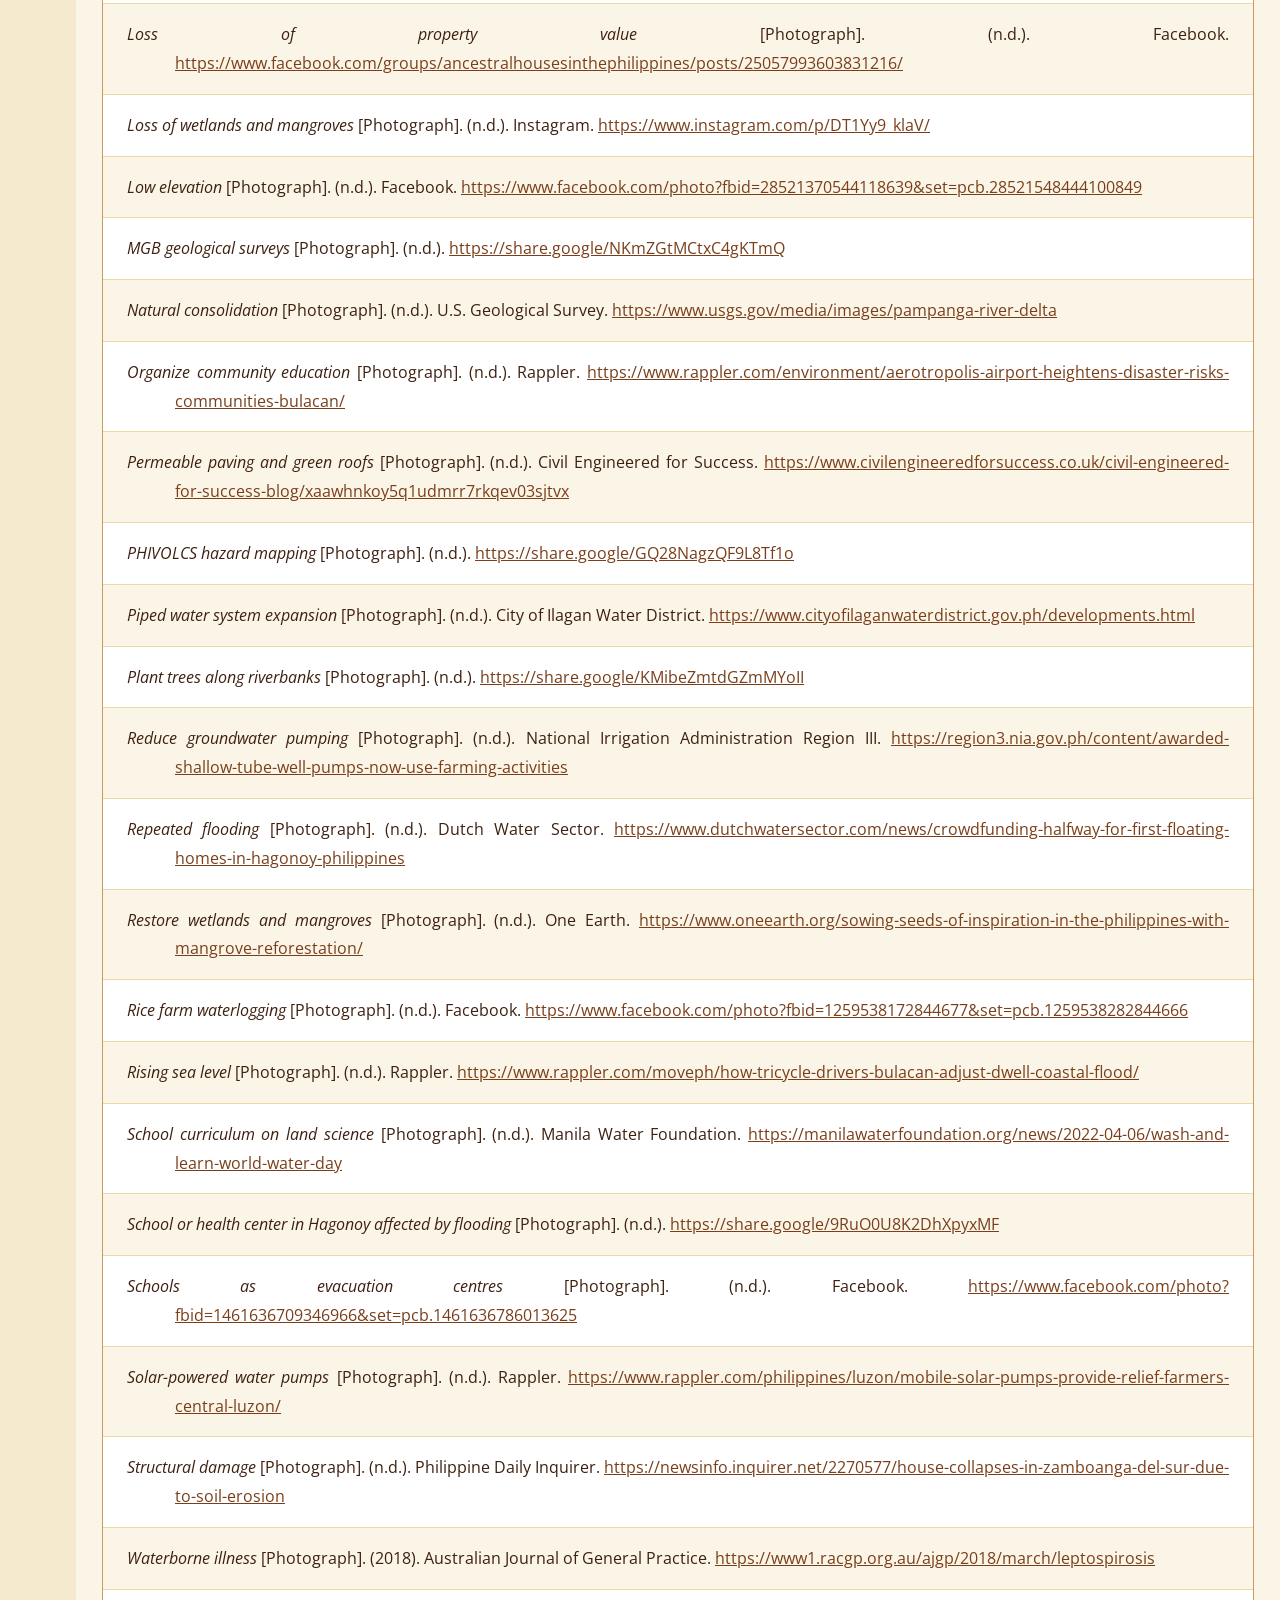
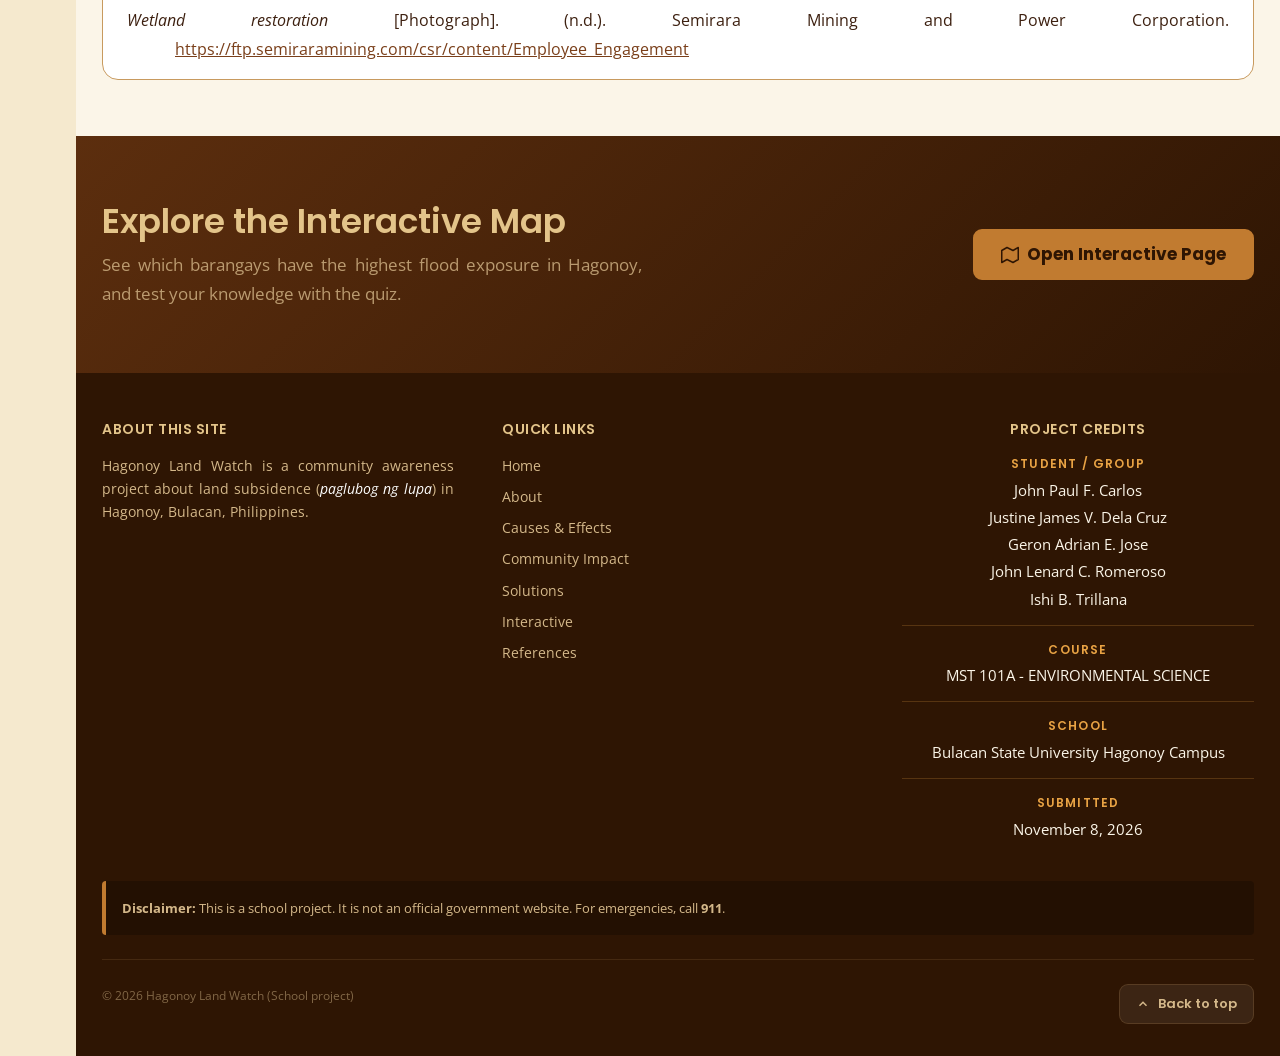
<file: references.html>
<!DOCTYPE html>
<html lang="en">
<head>
  <meta charset="UTF-8">
  <meta name="viewport" content="width=device-width, initial-scale=1.0">
  <meta name="description" content="References and sources used in Hagonoy Land Watch, including scientific studies, news, government sources, and image credits in APA 7th edition format.">
  <meta property="og:title" content="References (Hagonoy Land Watch)">
  <meta property="og:type" content="website">
  <title>References (Hagonoy Land Watch)</title>
  <link rel="icon" type="image/png" href="assets/icon.png">
  <link rel="preconnect" href="https://fonts.googleapis.com">
  <link rel="preconnect" href="https://fonts.gstatic.com" crossorigin>
  <link href="https://fonts.googleapis.com/css2?family=Open+Sans:ital,wght@0,400;0,600;0,700;1,400&family=Poppins:wght@500;600;700&display=swap" rel="stylesheet">
  <link rel="stylesheet" href="css/base.css">
  <link rel="stylesheet" href="css/layout.css">
  <link rel="stylesheet" href="css/components.css">
  <link rel="stylesheet" href="css/pages.css">
  <style>
    .page-header-band .page-header-desc {
      max-width: none;
      text-align: justify;
      text-justify: inter-word;
    }

    .apa-jump {
      display: flex;
      flex-wrap: wrap;
      gap: 10px;
      margin-bottom: var(--sp-32);
    }
    .apa-jump a {
      display: inline-flex;
      align-items: center;
      gap: 8px;
      padding: 9px 18px;
      border-radius: 999px;
      border: 1.5px solid var(--color-sand);
      background: var(--color-white);
      font-family: var(--font-heading);
      font-size: 14px;
      font-weight: 600;
      color: var(--color-soil-warm);
      text-decoration: none;
      transition: background 0.18s, border-color 0.18s;
    }
    .apa-jump a:hover { background: var(--color-parchment); border-color: var(--color-clay); }

    .apa-note {
      display: block;
      width: 100%;
      box-sizing: border-box;
      background: var(--color-green-tint);
      border-left: 5px solid var(--color-earth-green);
      border-radius: 0 12px 12px 0;
      padding: 16px 24px;
      margin: 0 0 var(--sp-32);
      font-size: 15px;
      line-height: 1.65;
      color: var(--color-green-dark);
    }

    .apa-group { display: block; margin-bottom: var(--sp-48); scroll-margin-top: 24px; }
    .apa-group-header {
      display: flex;
      align-items: center;
      gap: var(--sp-16);
      margin-bottom: var(--sp-24);
      padding-bottom: var(--sp-16);
      border-bottom: 2px solid var(--color-sand);
    }
    .apa-group-icon {
      width: 44px;
      height: 44px;
      border-radius: 10px;
      background: var(--color-amber-tint);
      color: var(--color-soil-warm);
      display: flex;
      align-items: center;
      justify-content: center;
      flex-shrink: 0;
    }
    .apa-group-header h2 { font-size: 24px; margin: 0; }
    .apa-group-sub {
      margin: 2px 0 0;
      max-width: none;
      font-size: 14px;
      color: var(--color-text-muted);
      text-align: justify;
      text-justify: inter-word;
    }

    .apa-list {
      display: block;
      width: 100%;
      box-sizing: border-box;
      list-style: none;
      margin: 0;
      padding: 0;
      background: var(--color-white);
      border: 1.5px solid var(--color-sand);
      border-radius: 16px;
      overflow: hidden;
    }
    .apa-item {
      display: block;
      width: 100%;
      box-sizing: border-box;
      margin: 0;
      padding: 16px 24px;
      border-bottom: 1px solid var(--color-sand-pale);
      scroll-margin-top: 80px;
    }
    .apa-item:last-child { border-bottom: 0; }
    .apa-item:nth-child(even) { background: var(--color-cream); }
    .apa-item:target { background: var(--color-amber-tint); }

    .apa-entry {
      display: block;
      width: 100%;
      max-width: none;
      box-sizing: border-box;
      margin: 0;
      padding-left: 3rem;
      text-indent: -3rem;
      font-family: var(--font-body);
      font-size: 16px;
      line-height: 1.8;
      text-align: justify;
      text-justify: inter-word;
      color: var(--color-text-body);
      overflow-wrap: break-word;
    }
    .apa-entry em { font-style: italic; }
    .apa-entry a {
      color: var(--color-soil-warm);
      text-decoration: underline;
      overflow-wrap: anywhere;
    }
    .apa-entry a:hover { color: var(--color-soil); }
    .apa-entry a { hyphens: none; }

    @media (max-width: 767px) {
      .apa-item { padding: 14px 16px; }
      .apa-entry { font-size: 15px; padding-left: 2rem; text-indent: -2rem; }
    }

    .site-footer .footer-col--credits,
    .site-footer .footer-col--credits .footer-heading,
    .site-footer .footer-col--credits .footer-credits,
    .site-footer .footer-col--credits .footer-credits dt,
    .site-footer .footer-col--credits .footer-credits dd {
      text-align: center !important;
    }

    .site-footer .footer-col--credits .credit-name {
      display: block;
      margin: 0 0 4px;
    }

    .site-footer .footer-col--credits .credit-name:last-child {
      margin-bottom: 0;
    }
  </style>
</head>
<body>
  <a class="skip-link" href="#main-content">Skip to main content</a>

  <nav class="site-nav-rail" aria-label="Main navigation">
    <a href="index.html" class="nav-rail-brand" aria-label="Hagonoy Land Watch (Home)">
 <img class="nav-rail-brand-icon" src="assets/icon.png" alt="" width="40" height="40">
      <span class="nav-rail-brand-text">Hagonoy<br>Land Watch</span>
    </a>
    <div class="nav-rail-geo" aria-hidden="true">
      <svg viewBox="0 0 56 12" fill="none" xmlns="http://www.w3.org/2000/svg">
        <path d="M2 9 Q14 3 28 7 Q42 11 54 5" stroke="#E9A344" stroke-width="0.7" opacity="0.5" fill="none"/>
        <path d="M2 6 Q14 1 28 4 Q42 7 54 2" stroke="#E9A344" stroke-width="0.5" opacity="0.3" fill="none"/>
      </svg>
    </div>
    <div class="nav-rail-items">
      <a href="index.html" class="nav-rail-item" aria-label="Home">
        <svg width="22" height="22" viewBox="0 0 24 24" fill="none" stroke="currentColor" stroke-width="1.8" stroke-linecap="round" stroke-linejoin="round" aria-hidden="true" focusable="false"><path d="M3 9l9-7 9 7v11a2 2 0 0 1-2 2H5a2 2 0 0 1-2-2z"/><polyline points="9 22 9 12 15 12 15 22"/></svg>
        <span class="nav-rail-label">Home</span>
      </a>
      <a href="about.html" class="nav-rail-item" aria-label="About Land Subsidence">
        <svg width="22" height="22" viewBox="0 0 24 24" fill="none" stroke="currentColor" stroke-width="1.8" stroke-linecap="round" stroke-linejoin="round" aria-hidden="true" focusable="false"><path d="M14 2H6a2 2 0 0 0-2 2v16a2 2 0 0 0 2 2h12a2 2 0 0 0 2-2V8z"/><polyline points="14 2 14 8 20 8"/><line x1="16" y1="13" x2="8" y2="13"/><line x1="16" y1="17" x2="8" y2="17"/><polyline points="10 9 9 9 8 9"/></svg>
        <span class="nav-rail-label">About</span>
      </a>
      <a href="causes-effects.html" class="nav-rail-item" aria-label="Causes and Effects">
        <svg width="22" height="22" viewBox="0 0 24 24" fill="none" stroke="currentColor" stroke-width="1.8" stroke-linecap="round" stroke-linejoin="round" aria-hidden="true" focusable="false"><polyline points="22 12 18 12 15 21 9 3 6 12 2 12"/></svg>
        <span class="nav-rail-label">Causes</span>
      </a>
      <div class="nav-rail-divider" aria-hidden="true"></div>
      <a href="community-impact.html" class="nav-rail-item" aria-label="Community Impact">
        <svg width="22" height="22" viewBox="0 0 24 24" fill="none" stroke="currentColor" stroke-width="1.8" stroke-linecap="round" stroke-linejoin="round" aria-hidden="true" focusable="false"><path d="M10.29 3.86L1.82 18a2 2 0 0 0 1.71 3h16.94a2 2 0 0 0 1.71-3L13.71 3.86a2 2 0 0 0-3.42 0z"/><line x1="12" y1="9" x2="12" y2="13"/><line x1="12" y1="17" x2="12.01" y2="17"/></svg>
        <span class="nav-rail-label">Impact</span>
      </a>
      <a href="solutions.html" class="nav-rail-item" aria-label="Solutions">
        <svg width="22" height="22" viewBox="0 0 24 24" fill="none" stroke="currentColor" stroke-width="1.8" stroke-linecap="round" stroke-linejoin="round" aria-hidden="true" focusable="false"><path d="M11 20A7 7 0 0 1 9.8 6.1C15.5 5 17 4.48 19 2c1 2 2 4.18 2 8 0 5.5-4.78 10-10 10z"/><path d="M2 21c0-3 1.85-5.36 5.08-6C9.5 14.52 12 13 13 12"/></svg>
        <span class="nav-rail-label">Solutions</span>
      </a>
      <div class="nav-rail-divider" aria-hidden="true"></div>
      <a href="interactive.html" class="nav-rail-item" aria-label="Interactive Map and Quiz">
        <svg width="22" height="22" viewBox="0 0 24 24" fill="none" stroke="currentColor" stroke-width="1.8" stroke-linecap="round" stroke-linejoin="round" aria-hidden="true" focusable="false"><polygon points="1 6 1 22 8 18 16 22 23 18 23 2 16 6 8 2 1 6"/><line x1="8" y1="2" x2="8" y2="18"/><line x1="16" y1="6" x2="16" y2="22"/></svg>
        <span class="nav-rail-label">Map</span>
      </a>
      <a href="references.html" class="nav-rail-item" aria-current="page" aria-label="References and Sources">
        <svg width="22" height="22" viewBox="0 0 24 24" fill="none" stroke="currentColor" stroke-width="1.8" stroke-linecap="round" stroke-linejoin="round" aria-hidden="true" focusable="false"><path d="M4 19.5A2.5 2.5 0 0 1 6.5 17H20"/><path d="M6.5 2H20v20H6.5A2.5 2.5 0 0 1 4 19.5v-15A2.5 2.5 0 0 1 6.5 2z"/></svg>
        <span class="nav-rail-label">Sources</span>
      </a>
    </div>
    <div class="nav-rail-footer">
      <span class="nav-rail-footer-text">HLW &copy; 2026</span>
    </div>
  </nav>

  <header class="site-topbar" role="banner">
    <div class="topbar-inner">
      <a href="index.html" class="topbar-site-name" aria-label="Hagonoy Land Watch (Home)">
        <img class="brand-logo" src="assets/icon.png" alt="" width="28" height="28">
        Hagonoy Land Watch
      </a>
      <button class="nav-menu-btn" id="nav-menu-btn" aria-expanded="false" aria-controls="nav-drawer" aria-label="Open navigation menu">
        <svg width="18" height="18" viewBox="0 0 24 24" fill="none" stroke="currentColor" stroke-width="2" stroke-linecap="round" aria-hidden="true"><line x1="3" y1="6" x2="21" y2="6"/><line x1="3" y1="12" x2="21" y2="12"/><line x1="3" y1="18" x2="21" y2="18"/></svg>
      </button>
    </div>
  </header>

  <div class="nav-drawer-overlay" id="nav-drawer-overlay" aria-hidden="true"></div>

  <nav class="nav-drawer" id="nav-drawer" aria-label="Main navigation" aria-hidden="true">
    <div class="nav-drawer-header">
      <a href="index.html" class="nav-drawer-brand" aria-label="Hagonoy Land Watch (Home)">
        <svg width="22" height="22" viewBox="0 0 32 32" fill="none" aria-hidden="true">
          <rect x="4" y="22" width="24" height="4" rx="2" fill="#7A3F1A"/>
          <rect x="4" y="17" width="24" height="4" rx="2" fill="#9E5528"/>
          <rect x="4" y="12" width="24" height="4" rx="2" fill="#C17B30"/>
          <path d="M8 12 Q16 4 24 12" stroke="#E9A344" stroke-width="1.5" fill="none"/>
        </svg>
        Hagonoy Land Watch
      </a>
      <button class="nav-drawer-close" id="nav-drawer-close" aria-label="Close navigation menu">
        <svg width="18" height="18" viewBox="0 0 24 24" fill="none" stroke="currentColor" stroke-width="2.2" stroke-linecap="round" aria-hidden="true"><line x1="18" y1="6" x2="6" y2="18"/><line x1="6" y1="6" x2="18" y2="18"/></svg>
      </button>
    </div>
    <div class="nav-drawer-items">
      <a href="index.html" class="nav-drawer-item">
        <svg width="20" height="20" viewBox="0 0 24 24" fill="none" stroke="currentColor" stroke-width="1.8" stroke-linecap="round" stroke-linejoin="round" aria-hidden="true"><path d="M3 9l9-7 9 7v11a2 2 0 0 1-2 2H5a2 2 0 0 1-2-2z"/><polyline points="9 22 9 12 15 12 15 22"/></svg>
        Home
      </a>
      <a href="about.html" class="nav-drawer-item">
        <svg width="20" height="20" viewBox="0 0 24 24" fill="none" stroke="currentColor" stroke-width="1.8" stroke-linecap="round" stroke-linejoin="round" aria-hidden="true"><path d="M14 2H6a2 2 0 0 0-2 2v16a2 2 0 0 0 2 2h12a2 2 0 0 0 2-2V8z"/><polyline points="14 2 14 8 20 8"/><line x1="16" y1="13" x2="8" y2="13"/><line x1="16" y1="17" x2="8" y2="17"/></svg>
        About
      </a>
      <a href="causes-effects.html" class="nav-drawer-item">
        <svg width="20" height="20" viewBox="0 0 24 24" fill="none" stroke="currentColor" stroke-width="1.8" stroke-linecap="round" stroke-linejoin="round" aria-hidden="true"><polyline points="22 12 18 12 15 21 9 3 6 12 2 12"/></svg>
        Causes
      </a>
      <a href="community-impact.html" class="nav-drawer-item">
        <svg width="20" height="20" viewBox="0 0 24 24" fill="none" stroke="currentColor" stroke-width="1.8" stroke-linecap="round" stroke-linejoin="round" aria-hidden="true"><path d="M10.29 3.86L1.82 18a2 2 0 0 0 1.71 3h16.94a2 2 0 0 0 1.71-3L13.71 3.86a2 2 0 0 0-3.42 0z"/><line x1="12" y1="9" x2="12" y2="13"/><line x1="12" y1="17" x2="12.01" y2="17"/></svg>
        Impact
      </a>
      <a href="solutions.html" class="nav-drawer-item">
        <svg width="20" height="20" viewBox="0 0 24 24" fill="none" stroke="currentColor" stroke-width="1.8" stroke-linecap="round" stroke-linejoin="round" aria-hidden="true"><path d="M11 20A7 7 0 0 1 9.8 6.1C15.5 5 17 4.48 19 2c1 2 2 4.18 2 8 0 5.5-4.78 10-10 10z"/><path d="M2 21c0-3 1.85-5.36 5.08-6C9.5 14.52 12 13 13 12"/></svg>
        Solutions
      </a>
      <a href="interactive.html" class="nav-drawer-item">
        <svg width="20" height="20" viewBox="0 0 24 24" fill="none" stroke="currentColor" stroke-width="1.8" stroke-linecap="round" stroke-linejoin="round" aria-hidden="true"><polygon points="1 6 1 22 8 18 16 22 23 18 23 2 16 6 8 2 1 6"/><line x1="8" y1="2" x2="8" y2="18"/><line x1="16" y1="6" x2="16" y2="22"/></svg>
        Map &amp; Quiz
      </a>
      <a href="references.html" class="nav-drawer-item" aria-current="page">
        <svg width="20" height="20" viewBox="0 0 24 24" fill="none" stroke="currentColor" stroke-width="1.8" stroke-linecap="round" stroke-linejoin="round" aria-hidden="true"><path d="M4 19.5A2.5 2.5 0 0 1 6.5 17H20"/><path d="M6.5 2H20v20H6.5A2.5 2.5 0 0 1 4 19.5v-15A2.5 2.5 0 0 1 6.5 2z"/></svg>
        Sources
      </a>
    </div>
    <div class="nav-drawer-footer">Hagonoy Land Watch &mdash; School Project</div>
  </nav>

  <main id="main-content">

    <div class="page-header-band">
      <div class="container">
        <p class="eyebrow" style="color:var(--color-sand-light);">APA 7th Edition</p>
        <h1>References and Sources</h1>
        <p class="page-header-desc">All information on this site comes from published scientific studies, news reports, and official sources. Citations follow the APA 7th edition format.</p>
      </div>
    </div>

    <section class="section bg-cream" aria-labelledby="ref-main-heading">
      <div class="container">
        <h2 id="ref-main-heading" class="sr-only">Full Reference List</h2>

        <div class="apa-jump">
          <a href="#references">
            <svg width="16" height="16" viewBox="0 0 24 24" fill="none" stroke="currentColor" stroke-width="2" stroke-linecap="round" stroke-linejoin="round" aria-hidden="true"><path d="M4 19.5A2.5 2.5 0 0 1 6.5 17H20"/><path d="M6.5 2H20v20H6.5A2.5 2.5 0 0 1 4 19.5v-15A2.5 2.5 0 0 1 6.5 2z"/></svg>
            References
          </a>
          <a href="#image-sources">
            <svg width="16" height="16" viewBox="0 0 24 24" fill="none" stroke="currentColor" stroke-width="2" stroke-linecap="round" stroke-linejoin="round" aria-hidden="true"><rect x="3" y="3" width="18" height="18" rx="2" ry="2"/><circle cx="8.5" cy="8.5" r="1.5"/><polyline points="21 15 16 10 5 21"/></svg>
            Image sources
          </a>
        </div>

        <div class="apa-group" id="references">
          <div class="apa-group-header">
            <div class="apa-group-icon" aria-hidden="true">
              <svg width="22" height="22" viewBox="0 0 24 24" fill="none" stroke="currentColor" stroke-width="2" stroke-linecap="round" stroke-linejoin="round"><path d="M4 19.5A2.5 2.5 0 0 1 6.5 17H20"/><path d="M6.5 2H20v20H6.5A2.5 2.5 0 0 1 4 19.5v-15A2.5 2.5 0 0 1 6.5 2z"/></svg>
            </div>
            <div>
              <h2>References</h2>
              <p class="apa-group-sub">Studies, news reports, data, and official sources</p>
            </div>
          </div>

          <ul class="apa-list">
            <li class="apa-item"><div class="apa-entry">Agence France-Presse. (2025). Against the tide: Filipinos battle rising sea on sinking island. <em>Khaleej Times</em>. <a href="https://www.khaleejtimes.com/world/asia/filipinos-battle-rising-sea-on-sinking-island" target="_blank" rel="noopener noreferrer">https://www.khaleejtimes.com/world/asia/filipinos-battle-rising-sea-on-sinking-island</a></div></li>

            <li class="apa-item"><div class="apa-entry">Barlow, P. M., &amp; Leake, S. A. (2012). <em>Streamflow depletion by wells&mdash;Understanding and managing the effects of groundwater pumping on streamflow</em> (U.S. Geological Survey Circular 1376). U.S. Geological Survey. <a href="https://pubs.usgs.gov/circ/1376/" target="_blank" rel="noopener noreferrer">https://pubs.usgs.gov/circ/1376/</a></div></li>

            <li class="apa-item"><div class="apa-entry">Dizon, V. (2026). Dizon vows long-term fix to Bulacan flood crisis. <em>Newswav</em>. <a href="https://newswav.com/article/dizon-vows-long-term-fix-into-into-bulacan-flood-crisis-A2608_DC58Uv" target="_blank" rel="noopener noreferrer">https://newswav.com/article/dizon-vows-long-term-fix-into-into-bulacan-flood-crisis-A2608_DC58Uv</a></div></li>

            <li class="apa-item" id="ref-erkens-2015"><div class="apa-entry">Erkens, G., Bucx, T., Dam, R., de Lange, G., &amp; Lambert, J. (2015). Sinking coastal cities. <em>Proceedings of the International Association of Hydrological Sciences, 372</em>, 189&ndash;198. <a href="https://doi.org/10.5194/piahs-372-189-2015" target="_blank" rel="noopener noreferrer">https://doi.org/10.5194/piahs-372-189-2015</a></div></li>

            <li class="apa-item"><div class="apa-entry">faeldon. (n.d.). <em>Philippines JSON maps</em> [Data set]. GitHub. <a href="https://github.com/faeldon/philippines-json-maps" target="_blank" rel="noopener noreferrer">https://github.com/faeldon/philippines-json-maps</a></div></li>

            <li class="apa-item" id="ref-galloway-burbey-2011"><div class="apa-entry">Galloway, D. L., &amp; Burbey, T. J. (2011). Review: Regional land subsidence accompanying groundwater extraction. <em>Hydrogeology Journal, 19</em>(8), 1459&ndash;1486. <a href="https://doi.org/10.1007/s10040-011-0775-5" target="_blank" rel="noopener noreferrer">https://doi.org/10.1007/s10040-011-0775-5</a></div></li>

            <li class="apa-item" id="ref-galloway-1999"><div class="apa-entry">Galloway, D. L., Jones, D. R., &amp; Ingebritsen, S. E. (1999). <em>Land subsidence in the United States</em> (U.S. Geological Survey Circular 1182). U.S. Geological Survey. <a href="https://doi.org/10.3133/cir1182" target="_blank" rel="noopener noreferrer">https://doi.org/10.3133/cir1182</a></div></li>

            <li class="apa-item"><div class="apa-entry">Intergovernmental Panel on Climate Change. (2021). <em>Climate change 2021: The physical science basis. Contribution of Working Group I to the Sixth Assessment Report of the Intergovernmental Panel on Climate Change</em> (V. Masson-Delmotte, P. Zhai, A. Pirani, S. L. Connors, C. P&eacute;an, S. Berger, N. Caud, Y. Chen, L. Goldfarb, M. I. Gomis, M. Huang, K. Leitzell, E. Lonnoy, J. B. R. Matthews, T. K. Maycock, T. Waterfield, O. Yelek&ccedil;i, R. Yu, &amp; B. Zhou, Eds.). Cambridge University Press. <a href="https://doi.org/10.1017/9781009157896" target="_blank" rel="noopener noreferrer">https://doi.org/10.1017/9781009157896</a></div></li>

            <li class="apa-item"><div class="apa-entry">Maclang, J. D. C., Narca, A. M. Y., Reyes, R. B., &amp; Mabaquiao, L. C. S. (2026). Correlation of land subsidence with groundwater extraction and urbanization in Hagonoy and Calumpit, Bulacan from 2015 to 2021-Q1. <em>ISPRS Annals of the Photogrammetry, Remote Sensing and Spatial Information Sciences, X-5/W4-2025</em>, 307&ndash;314. <a href="https://doi.org/10.5194/isprs-annals-X-5-W4-2025-307-2026" target="_blank" rel="noopener noreferrer">https://doi.org/10.5194/isprs-annals-X-5-W4-2025-307-2026</a></div></li>

            <li class="apa-item"><div class="apa-entry">Mines and Geosciences Bureau. (n.d.). <em>National Geohazard Assessment and Mapping Program</em>. <a href="https://www.mgb.gov.ph/attachments/article/170/ProgramsProjectsBeneficiariesOct12020.pdf" target="_blank" rel="noopener noreferrer">https://www.mgb.gov.ph/attachments/article/170/ProgramsProjectsBeneficiariesOct12020.pdf</a></div></li>

            <li class="apa-item"><div class="apa-entry">Ministry of the Environment, Japan. (n.d.). <em>Conservation of ground environment</em>. <a href="https://www.env.go.jp/en/water/wq/wemj/ground.html" target="_blank" rel="noopener noreferrer">https://www.env.go.jp/en/water/wq/wemj/ground.html</a></div></li>

            <li class="apa-item"><div class="apa-entry">Municipal Government of Hagonoy, Bulacan. (n.d.). <em>Hagonoy, Bulacan</em>. Provincial Government of Bulacan. <a href="https://bulacan.gov.ph/hagonoy" target="_blank" rel="noopener noreferrer">https://bulacan.gov.ph/hagonoy</a></div></li>

            <li class="apa-item"><div class="apa-entry">National Park Service. (n.d.). <em>Delta landforms</em>. <a href="https://home.nps.gov/articles/delta-landforms.htm" target="_blank" rel="noopener noreferrer">https://home.nps.gov/articles/delta-landforms.htm</a></div></li>

            <li class="apa-item"><div class="apa-entry">Patron, E. J. C. (2024, December 5). UP geologists report subsidence rates in select PH metropolitan cities. <em>Science Diliman</em>. <a href="https://science.upd.edu.ph/up-geologists-report-subsidence-rates-in-select-ph-metropolitan-cities/" target="_blank" rel="noopener noreferrer">https://science.upd.edu.ph/up-geologists-report-subsidence-rates-in-select-ph-metropolitan-cities/</a></div></li>

            <li class="apa-item"><div class="apa-entry">PepsiCo &amp; N-Drip. (2022, March 17). <em>PepsiCo and N-Drip partner to provide water-saving, crop-enhancing benefits to farmers around the world</em> [Press release]. PepsiCo. <a href="https://www.pepsico.com/newsroom/press-releases/2022/pepsico-and-n-drip-partner-to-provide-water-saving-crop-enhancing-benefits" target="_blank" rel="noopener noreferrer">https://www.pepsico.com/newsroom/press-releases/2022/pepsico-and-n-drip-partner-to-provide-water-saving-crop-enhancing-benefits</a></div></li>

            <li class="apa-item"><div class="apa-entry">Phien-wej, N., Giao, P. H., &amp; Nutalaya, P. (2006). Land subsidence in Bangkok, Thailand. <em>Engineering Geology, 82</em>(4), 187&ndash;201. <a href="https://doi.org/10.1016/j.enggeo.2005.10.004" target="_blank" rel="noopener noreferrer">https://doi.org/10.1016/j.enggeo.2005.10.004</a></div></li>

            <li class="apa-item"><div class="apa-entry">Philippine Institute of Volcanology and Seismology. (n.d.). <em>About PHIVOLCS</em>. <a href="https://www.phivolcs.dost.gov.ph" target="_blank" rel="noopener noreferrer">https://www.phivolcs.dost.gov.ph</a></div></li>

            <li class="apa-item"><div class="apa-entry">Poland, J. F., &amp; Davis, G. H. (1969). Land subsidence due to withdrawal of fluids. In D. J. Varnes &amp; G. Kiersch (Eds.), <em>Reviews in engineering geology</em> (Vol. 2, pp. 187&ndash;269). Geological Society of America.</div></li>

            <li class="apa-item"><div class="apa-entry">Reyes, R., Minderhoud, P., Maclang, J. D. C., &amp; Narca, A. M. Y. (2026). Measuring ground subsidence rate in Bulacan and Pampanga delta using geodetic techniques. <em>The International Archives of the Photogrammetry, Remote Sensing and Spatial Information Sciences, XLVIII-5/W4-2025</em>, 207&ndash;212. <a href="https://doi.org/10.5194/isprs-archives-XLVIII-5-W4-2025-207-2026" target="_blank" rel="noopener noreferrer">https://doi.org/10.5194/isprs-archives-XLVIII-5-W4-2025-207-2026</a></div></li>

            <li class="apa-item"><div class="apa-entry">Royal HaskoningDHV. (n.d.). <em>North Manila Bay delta characteristics</em>. North Manila Bay Flood Protection Strategy. <a href="https://northmanilabayfps.ireport.royalhaskoningdhv.com/updated-protection-strategy/root-cause--analysis/north-manila-bay-delta-characteristics-" target="_blank" rel="noopener noreferrer">https://northmanilabayfps.ireport.royalhaskoningdhv.com/updated-protection-strategy/root-cause--analysis/north-manila-bay-delta-characteristics-</a></div></li>

            <li class="apa-item"><div class="apa-entry">Sato, C., Haga, M., &amp; Nishino, J. (2006). Land subsidence and groundwater management in Tokyo. <em>International Review for Environmental Strategies, 6</em>(2), 403&ndash;424. <a href="https://www.iges.or.jp/en/pub/land-subsidence-and-groundwater-management" target="_blank" rel="noopener noreferrer">https://www.iges.or.jp/en/pub/land-subsidence-and-groundwater-management</a></div></li>

            <li class="apa-item"><div class="apa-entry">Soria, J. L. A., Siringan, F. P., &amp; Rodolfo, K. S. (2005). Compaction rates and paleo-sea levels along the delta complex north of Manila Bay, Luzon Island, Philippines. <em>Science Diliman, 17</em>(2), 39&ndash;45.</div></li>

            <li class="apa-item"><div class="apa-entry">Sulapas, J. J. S., Yba&ntilde;ez, A. A. B., Marasigan, K. M. M., Grageda, J. M. B. M., &amp; Lagmay, A. M. F. A. (2024). Ground subsidence in major Philippine metropolitan cities from 2014 to 2020. <em>International Journal of Applied Earth Observation and Geoinformation, 133</em>, Article 104107. <a href="https://doi.org/10.1016/j.jag.2024.104107" target="_blank" rel="noopener noreferrer">https://doi.org/10.1016/j.jag.2024.104107</a></div></li>

            <li class="apa-item" id="ref-syvitski-2009"><div class="apa-entry">Syvitski, J. P. M., Kettner, A. J., Overeem, I., Hutton, E. W. H., Hannon, M. T., Brakenridge, G. R., Day, J., V&ouml;r&ouml;smarty, C., Saito, Y., Giosan, L., &amp; Nicholls, R. J. (2009). Sinking deltas due to human activities. <em>Nature Geoscience, 2</em>(10), 681&ndash;686. <a href="https://doi.org/10.1038/ngeo629" target="_blank" rel="noopener noreferrer">https://doi.org/10.1038/ngeo629</a></div></li>

            <li class="apa-item"><div class="apa-entry">UP Resilience Institute. (n.d.). <em>Understanding ground subsidence: A growing threat to Philippine communities</em>. <a href="https://resilience.up.edu.ph/understanding-ground-subsidence-a-growing-threat-to-philippine-communities/" target="_blank" rel="noopener noreferrer">https://resilience.up.edu.ph/understanding-ground-subsidence-a-growing-threat-to-philippine-communities/</a></div></li>

            <li class="apa-item"><div class="apa-entry">U.S. Geological Survey. (n.d.-a). <em>Aquifers and groundwater</em>. <a href="https://www.usgs.gov/water-science-school/science/aquifers-and-groundwater" target="_blank" rel="noopener noreferrer">https://www.usgs.gov/water-science-school/science/aquifers-and-groundwater</a></div></li>

            <li class="apa-item"><div class="apa-entry">U.S. Geological Survey. (n.d.-b). <em>Saltwater intrusion</em>. <a href="https://water.usgs.gov/ogw/gwrp/saltwater/salt.html" target="_blank" rel="noopener noreferrer">https://water.usgs.gov/ogw/gwrp/saltwater/salt.html</a></div></li>

            <li class="apa-item" id="ref-usgs-subsidence"><div class="apa-entry">U.S. Geological Survey. (n.d.-c). <em>Land subsidence</em>. USGS Water Science School. <a href="https://www.usgs.gov/special-topics/water-science-school/science/land-subsidence" target="_blank" rel="noopener noreferrer">https://www.usgs.gov/special-topics/water-science-school/science/land-subsidence</a></div></li>

            <li class="apa-item" id="ref-usgs-earthquake"><div class="apa-entry">U.S. Geological Survey. (n.d.-d). <em>What is an earthquake and what causes them to happen?</em> <a href="https://www.usgs.gov/faqs/what-earthquake-and-what-causes-them-happen" target="_blank" rel="noopener noreferrer">https://www.usgs.gov/faqs/what-earthquake-and-what-causes-them-happen</a></div></li>
          </ul>
        </div>

        <span class="soil-divider" aria-hidden="true"></span>

        <div class="apa-group" id="image-sources" style="margin-top: var(--sp-48);">
          <div class="apa-group-header">
            <div class="apa-group-icon" aria-hidden="true">
              <svg width="22" height="22" viewBox="0 0 24 24" fill="none" stroke="currentColor" stroke-width="2" stroke-linecap="round" stroke-linejoin="round"><rect x="3" y="3" width="18" height="18" rx="2" ry="2"/><circle cx="8.5" cy="8.5" r="1.5"/><polyline points="21 15 16 10 5 21"/></svg>
            </div>
            <div>
              <h2>Image Sources</h2>
              <p class="apa-group-sub">Photographs and diagrams used on this site</p>
            </div>
          </div>

          <ul class="apa-list">
            <li class="apa-item"><div class="apa-entry"><em>Aerial view of Hagonoy showing its delta location and river network</em> [Photograph]. (n.d.). North Manila Bay Flood Protection Strategy. <a href="https://share.google/JZH4O16GdZK5UJwmD" target="_blank" rel="noopener noreferrer">https://share.google/JZH4O16GdZK5UJwmD</a></div></li>

            <li class="apa-item"><div class="apa-entry"><em>Build a household emergency plan</em> [Photograph]. (n.d.). Spot.ph. <a href="https://images.spot.ph/dynsto/1760329800-518342459_1057517136562925_8992824351798578313_n.jpg?fit=cover&amp;width=960&amp;q=82" target="_blank" rel="noopener noreferrer">https://images.spot.ph/dynsto/1760329800-518342459_1057517136562925_8992824351798578313_n.jpg?fit=cover&amp;width=960&amp;q=82</a></div></li>

            <li class="apa-item"><div class="apa-entry"><em>Community-led land monitoring</em> [Photograph]. (n.d.). Notre Dame of Marbel University. <a href="https://www.ndmu.edu.ph/post/ndmu-civil-engineers-lead-feasibility-study-for-sustainable-reservoir-project-in-lake-sebu" target="_blank" rel="noopener noreferrer">https://www.ndmu.edu.ph/post/ndmu-civil-engineers-lead-feasibility-study-for-sustainable-reservoir-project-in-lake-sebu</a></div></li>

            <li class="apa-item"><div class="apa-entry"><em>Community meeting, tree planting, or rainwater collection in action</em> [Photograph]. (n.d.). <a href="https://share.google/qqI7YtsWKLNzjGMNN" target="_blank" rel="noopener noreferrer">https://share.google/qqI7YtsWKLNzjGMNN</a></div></li>

            <li class="apa-item"><div class="apa-entry"><em>Construction load</em> [Photograph]. (n.d.). Medium. <a href="https://medium.com/@lenmenese27/hagonoys-battle-against-flooding-can-road-projects-address-the-towns-rising-tide-crisis-ec09f3b74809" target="_blank" rel="noopener noreferrer">https://medium.com/@lenmenese27/hagonoys-battle-against-flooding-can-road-projects-address-the-towns-rising-tide-crisis-ec09f3b74809</a></div></li>

            <li class="apa-item"><div class="apa-entry"><em>Cross-section diagram: Ground sinking above aquifer</em> [Diagram]. (n.d.). Workybooks. <a href="https://www.workybooks.com/reader/limited-freshwater-availability-and-the-groundwater-table" target="_blank" rel="noopener noreferrer">https://www.workybooks.com/reader/limited-freshwater-availability-and-the-groundwater-table</a></div></li>

            <li class="apa-item"><div class="apa-entry"><em>Delta location</em> [Photograph]. (n.d.). North Manila Bay Flood Protection Strategy. <a href="https://northmanilabayfps.ireport.royalhaskoningdhv.com/updated-protection-strategy/root-cause--analysis/storm-surges" target="_blank" rel="noopener noreferrer">https://northmanilabayfps.ireport.royalhaskoningdhv.com/updated-protection-strategy/root-cause--analysis/storm-surges</a></div></li>

            <li class="apa-item"><div class="apa-entry"><em>Disrupted supply chains</em> [Photograph]. (2026). Philstar.com. <a href="https://www.philstar.com/headlines/2026/08/30/2552752/backflood-high-tide-inundate-71-bulacan-villages" target="_blank" rel="noopener noreferrer">https://www.philstar.com/headlines/2026/08/30/2552752/backflood-high-tide-inundate-71-bulacan-villages</a></div></li>

            <li class="apa-item"><div class="apa-entry"><em>Drip irrigation for farms</em> [Photograph]. (n.d.). scceh.com. <a href="https://scceh.com/NewHome/Programs/WaterResources/DroughtResponse/WaterUseEfficiency.aspx" target="_blank" rel="noopener noreferrer">https://scceh.com/NewHome/Programs/WaterResources/DroughtResponse/WaterUseEfficiency.aspx</a></div></li>

            <li class="apa-item"><div class="apa-entry"><em>Fishpond flooding and damage</em> [Photograph]. (n.d.). Facebook. <a href="https://www.facebook.com/photo?fbid=251607698993535&amp;set=pcb.251607725660199" target="_blank" rel="noopener noreferrer">https://www.facebook.com/photo?fbid=251607698993535&amp;set=pcb.251607725660199</a></div></li>

            <li class="apa-item"><div class="apa-entry"><em>Fishponds or rice fields in Hagonoy affected by subsidence and flooding</em> [Photograph]. (n.d.). Instagram. <a href="https://www.instagram.com/p/DdBEnrhk5TQ/" target="_blank" rel="noopener noreferrer">https://www.instagram.com/p/DdBEnrhk5TQ/</a></div></li>

            <li class="apa-item"><div class="apa-entry"><em>Flood control infrastructure</em> [Photograph]. (n.d.). <a href="https://share.google/gDGT30xDnV2NNNU1O" target="_blank" rel="noopener noreferrer">https://share.google/gDGT30xDnV2NNNU1O</a></div></li>

            <li class="apa-item"><div class="apa-entry"><em>Flooded barangay</em> [Photograph]. (2026). Philstar.com. <a href="https://www.philstar.com/Pilipino-star-ngayon/bansa/2026/08/23/2551198/doh-handa-sa-pagtaas-ng-kaso-ng-leptospirosis" target="_blank" rel="noopener noreferrer">https://www.philstar.com/Pilipino-star-ngayon/bansa/2026/08/23/2551198/doh-handa-sa-pagtaas-ng-kaso-ng-leptospirosis</a></div></li>

            <li class="apa-item"><div class="apa-entry"><em>Government program</em> [Photograph]. (n.d.). Department of Public Works and Highways. <a href="https://www.dpwh.gov.ph/dpwh/news/38205" target="_blank" rel="noopener noreferrer">https://www.dpwh.gov.ph/dpwh/news/38205</a></div></li>

            <li class="apa-item"><div class="apa-entry"><em>Groundwater extraction permits</em> [Photograph]. (n.d.). Bundok Drilling. <a href="https://bundokdrilling.com/projects/water-well-drilling" target="_blank" rel="noopener noreferrer">https://bundokdrilling.com/projects/water-well-drilling</a></div></li>

            <li class="apa-item"><div class="apa-entry"><em>Heavy groundwater use</em> [Photograph]. (n.d.). Facebook. <a href="https://www.facebook.com/photo/?fbid=3527771494047127&amp;set=pcb.26513376861637792" target="_blank" rel="noopener noreferrer">https://www.facebook.com/photo/?fbid=3527771494047127&amp;set=pcb.26513376861637792</a></div></li>

            <li class="apa-item"><div class="apa-entry"><em>Homes showing subsidence damage or flood marks</em> [Photograph]. (n.d.). OneNews.ph. <a href="https://www.onenews.ph/articles/in-photos-living-amid-flood-in-hagonoy-bulacan" target="_blank" rel="noopener noreferrer">https://www.onenews.ph/articles/in-photos-living-amid-flood-in-hagonoy-bulacan</a></div></li>

            <li class="apa-item"><div class="apa-entry"><em>Install rainwater collectors</em> [Photograph]. (n.d.). Cover Story. <a href="https://i0.wp.com/coverstory.ph/wp-content/uploads/2023/04/Raincollector.jpeg?fit=583%2C406&amp;ssl=1" target="_blank" rel="noopener noreferrer">https://i0.wp.com/coverstory.ph/wp-content/uploads/2023/04/Raincollector.jpeg?fit=583%2C406&amp;ssl=1</a></div></li>

            <li class="apa-item"><div class="apa-entry"><em>Land use zoning updates</em> [Photograph]. (n.d.). <a href="https://share.google/5wrDTAENilHlBnvCr" target="_blank" rel="noopener noreferrer">https://share.google/5wrDTAENilHlBnvCr</a></div></li>

            <li class="apa-item"><div class="apa-entry"><em>Loss of property value</em> [Photograph]. (n.d.). Facebook. <a href="https://www.facebook.com/groups/ancestralhousesinthephilippines/posts/25057993603831216/" target="_blank" rel="noopener noreferrer">https://www.facebook.com/groups/ancestralhousesinthephilippines/posts/25057993603831216/</a></div></li>

            <li class="apa-item"><div class="apa-entry"><em>Loss of wetlands and mangroves</em> [Photograph]. (n.d.). Instagram. <a href="https://www.instagram.com/p/DT1Yy9_klaV/" target="_blank" rel="noopener noreferrer">https://www.instagram.com/p/DT1Yy9_klaV/</a></div></li>

            <li class="apa-item"><div class="apa-entry"><em>Low elevation</em> [Photograph]. (n.d.). Facebook. <a href="https://www.facebook.com/photo?fbid=28521370544118639&amp;set=pcb.28521548444100849" target="_blank" rel="noopener noreferrer">https://www.facebook.com/photo?fbid=28521370544118639&amp;set=pcb.28521548444100849</a></div></li>

            <li class="apa-item"><div class="apa-entry"><em>MGB geological surveys</em> [Photograph]. (n.d.). <a href="https://share.google/NKmZGtMCtxC4gKTmQ" target="_blank" rel="noopener noreferrer">https://share.google/NKmZGtMCtxC4gKTmQ</a></div></li>

            <li class="apa-item"><div class="apa-entry"><em>Natural consolidation</em> [Photograph]. (n.d.). U.S. Geological Survey. <a href="https://www.usgs.gov/media/images/pampanga-river-delta" target="_blank" rel="noopener noreferrer">https://www.usgs.gov/media/images/pampanga-river-delta</a></div></li>

            <li class="apa-item"><div class="apa-entry"><em>Organize community education</em> [Photograph]. (n.d.). Rappler. <a href="https://www.rappler.com/environment/aerotropolis-airport-heightens-disaster-risks-communities-bulacan/" target="_blank" rel="noopener noreferrer">https://www.rappler.com/environment/aerotropolis-airport-heightens-disaster-risks-communities-bulacan/</a></div></li>

            <li class="apa-item"><div class="apa-entry"><em>Permeable paving and green roofs</em> [Photograph]. (n.d.). Civil Engineered for Success. <a href="https://www.civilengineeredforsuccess.co.uk/civil-engineered-for-success-blog/xaawhnkoy5q1udmrr7rkqev03sjtvx" target="_blank" rel="noopener noreferrer">https://www.civilengineeredforsuccess.co.uk/civil-engineered-for-success-blog/xaawhnkoy5q1udmrr7rkqev03sjtvx</a></div></li>

            <li class="apa-item"><div class="apa-entry"><em>PHIVOLCS hazard mapping</em> [Photograph]. (n.d.). <a href="https://share.google/GQ28NagzQF9L8Tf1o" target="_blank" rel="noopener noreferrer">https://share.google/GQ28NagzQF9L8Tf1o</a></div></li>

            <li class="apa-item"><div class="apa-entry"><em>Piped water system expansion</em> [Photograph]. (n.d.). City of Ilagan Water District. <a href="https://www.cityofilaganwaterdistrict.gov.ph/developments.html" target="_blank" rel="noopener noreferrer">https://www.cityofilaganwaterdistrict.gov.ph/developments.html</a></div></li>

            <li class="apa-item"><div class="apa-entry"><em>Plant trees along riverbanks</em> [Photograph]. (n.d.). <a href="https://share.google/KMibeZmtdGZmMYoII" target="_blank" rel="noopener noreferrer">https://share.google/KMibeZmtdGZmMYoII</a></div></li>

            <li class="apa-item"><div class="apa-entry"><em>Reduce groundwater pumping</em> [Photograph]. (n.d.). National Irrigation Administration Region III. <a href="https://region3.nia.gov.ph/content/awarded-shallow-tube-well-pumps-now-use-farming-activities" target="_blank" rel="noopener noreferrer">https://region3.nia.gov.ph/content/awarded-shallow-tube-well-pumps-now-use-farming-activities</a></div></li>

            <li class="apa-item"><div class="apa-entry"><em>Repeated flooding</em> [Photograph]. (n.d.). Dutch Water Sector. <a href="https://www.dutchwatersector.com/news/crowdfunding-halfway-for-first-floating-homes-in-hagonoy-philippines" target="_blank" rel="noopener noreferrer">https://www.dutchwatersector.com/news/crowdfunding-halfway-for-first-floating-homes-in-hagonoy-philippines</a></div></li>

            <li class="apa-item"><div class="apa-entry"><em>Restore wetlands and mangroves</em> [Photograph]. (n.d.). One Earth. <a href="https://www.oneearth.org/sowing-seeds-of-inspiration-in-the-philippines-with-mangrove-reforestation/" target="_blank" rel="noopener noreferrer">https://www.oneearth.org/sowing-seeds-of-inspiration-in-the-philippines-with-mangrove-reforestation/</a></div></li>

            <li class="apa-item"><div class="apa-entry"><em>Rice farm waterlogging</em> [Photograph]. (n.d.). Facebook. <a href="https://www.facebook.com/photo?fbid=1259538172844677&amp;set=pcb.1259538282844666" target="_blank" rel="noopener noreferrer">https://www.facebook.com/photo?fbid=1259538172844677&amp;set=pcb.1259538282844666</a></div></li>

            <li class="apa-item"><div class="apa-entry"><em>Rising sea level</em> [Photograph]. (n.d.). Rappler. <a href="https://www.rappler.com/moveph/how-tricycle-drivers-bulacan-adjust-dwell-coastal-flood/" target="_blank" rel="noopener noreferrer">https://www.rappler.com/moveph/how-tricycle-drivers-bulacan-adjust-dwell-coastal-flood/</a></div></li>

            <li class="apa-item"><div class="apa-entry"><em>School curriculum on land science</em> [Photograph]. (n.d.). Manila Water Foundation. <a href="https://manilawaterfoundation.org/news/2022-04-06/wash-and-learn-world-water-day" target="_blank" rel="noopener noreferrer">https://manilawaterfoundation.org/news/2022-04-06/wash-and-learn-world-water-day</a></div></li>

            <li class="apa-item"><div class="apa-entry"><em>School or health center in Hagonoy affected by flooding</em> [Photograph]. (n.d.). <a href="https://share.google/9RuO0U8K2DhXpyxMF" target="_blank" rel="noopener noreferrer">https://share.google/9RuO0U8K2DhXpyxMF</a></div></li>

            <li class="apa-item"><div class="apa-entry"><em>Schools as evacuation centres</em> [Photograph]. (n.d.). Facebook. <a href="https://www.facebook.com/photo?fbid=1461636709346966&amp;set=pcb.1461636786013625" target="_blank" rel="noopener noreferrer">https://www.facebook.com/photo?fbid=1461636709346966&amp;set=pcb.1461636786013625</a></div></li>

            <li class="apa-item"><div class="apa-entry"><em>Solar-powered water pumps</em> [Photograph]. (n.d.). Rappler. <a href="https://www.rappler.com/philippines/luzon/mobile-solar-pumps-provide-relief-farmers-central-luzon/" target="_blank" rel="noopener noreferrer">https://www.rappler.com/philippines/luzon/mobile-solar-pumps-provide-relief-farmers-central-luzon/</a></div></li>

            <li class="apa-item"><div class="apa-entry"><em>Structural damage</em> [Photograph]. (n.d.). Philippine Daily Inquirer. <a href="https://newsinfo.inquirer.net/2270577/house-collapses-in-zamboanga-del-sur-due-to-soil-erosion" target="_blank" rel="noopener noreferrer">https://newsinfo.inquirer.net/2270577/house-collapses-in-zamboanga-del-sur-due-to-soil-erosion</a></div></li>

            <li class="apa-item"><div class="apa-entry"><em>Waterborne illness</em> [Photograph]. (2018). Australian Journal of General Practice. <a href="https://www1.racgp.org.au/ajgp/2018/march/leptospirosis" target="_blank" rel="noopener noreferrer">https://www1.racgp.org.au/ajgp/2018/march/leptospirosis</a></div></li>

            <li class="apa-item"><div class="apa-entry"><em>Wetland restoration</em> [Photograph]. (n.d.). Semirara Mining and Power Corporation. <a href="https://ftp.semiraramining.com/csr/content/Employee_Engagement" target="_blank" rel="noopener noreferrer">https://ftp.semiraramining.com/csr/content/Employee_Engagement</a></div></li>
          </ul>
        </div>

      </div>
    </section>

    <div class="cta-band">
      <div class="container">
        <div class="cta-band-inner">
          <div class="cta-band-text">
            <h2>Explore the Interactive Map</h2>
            <p>See which barangays have the highest flood exposure in Hagonoy, and test your knowledge with the quiz.</p>
          </div>
          <a href="interactive.html" class="btn btn--cta">
            <svg width="18" height="18" viewBox="0 0 24 24" fill="none" stroke="currentColor" stroke-width="2" stroke-linecap="round" stroke-linejoin="round" aria-hidden="true"><polygon points="1 6 1 22 8 18 16 22 23 18 23 2 16 6 8 2 1 6"/></svg>
            Open Interactive Page
          </a>
        </div>
      </div>
    </div>

  </main>

  <footer class="site-footer" role="contentinfo">
    <div class="container">
      <div class="footer-grid">
        <div class="footer-col">
          <h3>About This Site</h3>
          <p>Hagonoy Land Watch is a community awareness project about land subsidence (<span lang="fil" style="color:#ffffff;">paglubog ng
              lupa</span>) in Hagonoy, Bulacan, Philippines.</p>
        </div>
        <div class="footer-col">
          <h3>Quick Links</h3>
          <ul>
            <li><a href="index.html">Home</a></li>
            <li><a href="about.html">About</a></li>
            <li><a href="causes-effects.html">Causes &amp; Effects</a></li>
            <li><a href="community-impact.html">Community Impact</a></li>
            <li><a href="solutions.html">Solutions</a></li>
            <li><a href="interactive.html">Interactive</a></li>
            <li><a href="references.html">References</a></li>
          </ul>
        </div>
        <div class="footer-col footer-col--credits">
          <h3 class="footer-heading">Project Credits</h3>
          <dl class="footer-credits">
            <dt>Student / Group</dt>
            <dd class="verify">
              <span class="credit-name">John Paul F. Carlos</span>
              <span class="credit-name">Justine James V. Dela Cruz</span>
              <span class="credit-name">Geron Adrian E. Jose</span>
              <span class="credit-name">John Lenard C. Romeroso</span>
              <span class="credit-name">Ishi B. Trillana</span>
            </dd>
            <dt>Course</dt>
            <dd class="verify">MST 101A - ENVIRONMENTAL SCIENCE</dd>
            <dt>School</dt>
            <dd class="verify">Bulacan State University Hagonoy Campus</dd>
            <dt>Submitted</dt>
            <dd class="verify">November 8, 2026</dd>
          </dl>
        </div>
      </div>
      <div class="footer-disclaimer" role="note">
        <strong>Disclaimer:</strong> This is a school project. It is not an official government website. For
        emergencies, call <strong>911</strong>.
      </div>
      <div class="footer-bottom">
        <p class="footer-copy">&copy; 2026 Hagonoy Land Watch (School project)</p>
        <a href="#main-content" class="back-to-top" aria-label="Back to top">
          <svg width="14" height="14" viewBox="0 0 24 24" fill="none" stroke="currentColor" stroke-width="2.5"
            aria-hidden="true" focusable="false">
            <polyline points="18 15 12 9 6 15" />
          </svg>
          Back to top
        </a>
      </div>
    </div>
  </footer>

  <script src="js/main.js" defer></script>
</body>
</html>
</file>
<file: css/base.css>
@import url('https://fonts.googleapis.com/css2?family=Open+Sans:ital,wght@0,400;0,600;0,700;1,400&family=Poppins:wght@500;600;700&display=swap');


:root {

  
  --color-soil-dark:       #2E1503;   
  --color-soil:            #5C2E0E;   
  --color-soil-warm:       #7A3F1A;   
  --color-clay:            #9E5528;   
  --color-sand:            #C89A5E;   
  --color-sand-light:      #E3C48A;   
  --color-sand-pale:       #EDD9A3;   
  --color-parchment:       #F5E9CE;   
  --color-cream:           #FBF5E8;   
  --color-white:           #FFFFFF;

  
  --color-terracotta:      #B5390A;
  --color-terracotta-deep: #8C2A06;
  --color-terracotta-tint: #F5DDD5;

  
  --color-earth-green:     #4A7C59;
  --color-green-mid:       #5D8A6A;
  --color-green-dark:      #3A6347;
  --color-green-tint:      #DFF0E4;


  --color-nav-bg:          #230F03;   
  --color-nav-border:      #6B4526;   
  --color-nav-text:        #CBA779;   
  --color-nav-icon:        #CBA779;   
  --color-nav-hover-bg:    rgba(233,163,68,0.10);
  --color-nav-active-bg:   #E9A344;   
  --color-nav-active-text: #230F03;   
  --color-page-bg:         #F6EBD2;   
  --color-hero-overlay:    rgba(35,15,3,0.55);
  --color-gold-bright:     #E9A344;
  --color-gold-dim:        #CBA779;

  
  --color-amber:           #C17B30;
  --color-amber-light:     #E9A344;   
  --color-amber-hover:     #B8711F;
  --color-amber-pressed:   #9A5E18;
  --color-amber-tint:      #F5E2C0;

  
  --color-risk-high:       #B5390A;
  --color-risk-moderate:   #C17B30;
  --color-risk-low:        #4A7C59;
  --color-risk-none:       #7A6A58;

  
  --color-text-dark:       #2A1506;   
  --color-text-body:       #3D2010;   
  --color-text-muted:      #7A5C42;   
  --color-text-light:      #E3C48A;   
  --color-text-footer:     #D4B88A;

  
  --color-input-border:    #9E7050;
  --color-error:           #B42318;
  --color-neutral:         #7A6A58;
  --color-verify-bg:       #FFFF99;
  --color-verify-border:   #C8A800;
  --color-sand-border:     #C89A5E;

  
  --color-mist-blue:       #E6F1F5;

  
  --focus-ring-light:      3px solid #C17B30;
  --focus-ring-dark:       3px solid #DFA255;
  --focus-offset:          2px;

  
  --font-heading:  'Poppins', Arial, sans-serif;
  --font-body:     'Open Sans', Arial, sans-serif;

  
  --fs-hero-h1:    clamp(32px, 5vw, 54px);
  --fs-page-h1:    clamp(28px, 3.5vw, 42px);
  --fs-h2:         clamp(24px, 3vw, 34px);
  --fs-h3:         clamp(18px, 2vw, 22px);
  --fs-card-title: clamp(17px, 1.5vw, 20px);
  --fs-body:       17px;
  --fs-lead:       clamp(17px, 1.8vw, 20px);
  --fs-eyebrow:    13px;
  --fs-btn:        clamp(16px, 1.5vw, 17px);
  --fs-nav:        10px;         
  --fs-stat:       clamp(34px, 3.5vw, 44px);
  --fs-helper:     14px;

  
  --sp-4:    4px;
  --sp-8:    8px;
  --sp-10:   10px;
  --sp-12:   12px;
  --sp-14:   14px;
  --sp-16:   16px;
  --sp-20:   20px;
  --sp-24:   24px;
  --sp-32:   32px;
  --sp-40:   40px;
  --sp-48:   48px;
  --sp-64:   64px;
  --sp-80:   80px;

  
  --sec-pad:       72px;
  --sec-pad-tab:   52px;
  --sec-pad-mob:   36px;

  
  --container-max:   1200px;
  --container-pad:   24px;

  
  --nav-rail-w:      76px;       
  --nav-rail-w-exp:  240px;      
  --topbar-h:        56px;       
  --bottomnav-h:     0px;        
  --subnav-h:        52px;
  --scroll-offset:   88px;

  
  --card-radius:     14px;
  --radius-card:     14px;   
  --card-shadow:     0 3px 14px rgba(61,32,10,0.10);
  --shadow-card:     0 3px 14px rgba(61,32,10,0.10);  
  --card-shadow-hover: 0 7px 22px rgba(61,32,10,0.17);

  
  --btn-radius:      9px;
  --btn-pad-y:       13px;
  --btn-pad-x:       26px;
  --btn-min-h:       48px;

  
  --input-radius:    9px;
  --input-border:    2px solid var(--color-input-border);
  --input-min-h:     48px;

  
  --trans-hover:     0.2s ease;
  --trans-fade:      0.4s ease;

  
  --amber-bar-w:  60px;
  --amber-bar-h:  4px;
}


@media (prefers-reduced-motion: reduce) {
  :root { --trans-hover: 0s; --trans-fade: 0s; }
  *, *::before, *::after {
    animation-duration: 0.01ms !important;
    transition-duration: 0.01ms !important;
    scroll-behavior: auto !important;
  }
}
@media (prefers-reduced-motion: no-preference) {
  html { scroll-behavior: smooth; }
}


*, *::before, *::after { box-sizing: border-box; margin: 0; padding: 0; }
html { font-size: 100%; -webkit-text-size-adjust: 100%; }
body {
  font-family: var(--font-body);
  font-size: var(--fs-body);
  color: var(--color-text-body);
  background-color: var(--color-parchment);
  line-height: 1.7;
  -webkit-font-smoothing: antialiased;
  
  padding-left: var(--nav-rail-w);
  padding-top: 0;
  padding-bottom: 0;
  transition: padding-left 0.25s ease;
}

@media (max-width: 1023px) {
  body {
    padding-left: 0;
    padding-top: var(--topbar-h);
  }
}


.skip-link {
  position: fixed;
  top: -9999px;
  left: var(--sp-16);
  z-index: 9999;
  background: var(--color-soil);
  color: var(--color-cream);
  padding: var(--sp-8) var(--sp-24);
  border-radius: 0 0 var(--btn-radius) var(--btn-radius);
  font-family: var(--font-heading);
  font-weight: 600;
  font-size: 15px;
  text-decoration: none;
}
.skip-link:focus { top: var(--topbar-h); }


h1, h2, h3, h4, h5, h6 {
  font-family: var(--font-heading);
  line-height: 1.25;
  color: var(--color-text-dark);
}
h1 { font-size: var(--fs-page-h1); font-weight: 700; }
h2 { font-size: var(--fs-h2);      font-weight: 600; }
h3 { font-size: var(--fs-h3);      font-weight: 600; }

p { max-width: 70ch; margin-bottom: var(--sp-16); text-align: justify; }
p:last-child { margin-bottom: 0; }

.lead,
.section-intro,
.page-header-desc,
.solution-desc,
.callout,
.warning-item,
.ref-citation,
.footer-copy,
.footer-text,
.footer-disclaimer {
  text-align: justify;
}

a { color: var(--color-soil-warm); text-decoration: underline; transition: color var(--trans-hover); }
a:hover { color: var(--color-soil); }
a:focus-visible { outline: var(--focus-ring-light); outline-offset: var(--focus-offset); border-radius: 2px; }

ul, ol { padding-left: var(--sp-24); }
li { margin-bottom: var(--sp-8); }
img { max-width: 100%; height: auto; display: block; }


[lang="fil"] { font-style: italic; color: var(--color-text-muted); }


.eyebrow {
  display: block;
  font-family: var(--font-heading);
  font-size: var(--fs-eyebrow);
  font-weight: 600;
  letter-spacing: 1.8px;
  text-transform: uppercase;
  color: var(--color-clay);
  margin-bottom: var(--sp-8);
}


.amber-bar {
  display: block;
  width: var(--amber-bar-w);
  height: var(--amber-bar-h);
  background: linear-gradient(90deg, var(--color-amber), var(--color-sand));
  border-radius: 2px;
  margin: var(--sp-8) 0 var(--sp-16);
}
.section-header--center .amber-bar { margin-left: auto; margin-right: auto; }


.lead {
  font-size: var(--fs-lead);
  color: var(--color-text-muted);
  line-height: 1.65;
  max-width: 68ch;
}


.verify {
  background: var(--color-verify-bg);
  outline: 2px solid var(--color-verify-border);
  padding: 1px 4px;
  border-radius: 3px;
  font-weight: 600;
}


:focus-visible { outline: var(--focus-ring-light); outline-offset: var(--focus-offset); }


.sr-only {
  position: absolute; width: 1px; height: 1px;
  padding: 0; margin: -1px; overflow: hidden;
  clip: rect(0,0,0,0); white-space: nowrap; border: 0;
}


[id] { scroll-margin-top: var(--scroll-offset); }


.img-placeholder {
  width: 100%;
  background: linear-gradient(135deg, var(--color-sand-pale) 0%, var(--color-parchment) 50%, var(--color-sand) 100%);
  border: 2px dashed var(--color-sand);
  border-radius: var(--card-radius);
  display: flex;
  flex-direction: column;
  align-items: center;
  justify-content: center;
  gap: var(--sp-8);
  color: var(--color-text-muted);
  font-family: var(--font-heading);
  font-size: 13px;
  font-weight: 500;
  text-align: center;
  padding: var(--sp-24);
  position: relative;
  overflow: hidden;
}


.img-placeholder-icon {
  width: 40px; height: 40px;
  color: var(--color-sand);
  position: relative; z-index: 1;
}
.img-placeholder span { position: relative; z-index: 1; }
.img-placeholder small {
  font-size: 11px;
  color: var(--color-sand);
  position: relative; z-index: 1;
}


@media (max-width: 767px) {
  :root { --fs-body: 16px; --fs-lead: 17px; --container-pad: 16px; }
}
@media (max-width: 360px) {
  :root { --container-pad: 12px; }
}
</file>
<file: css/layout.css>
.container {
  width: 100%;
  max-width: var(--container-max);
  margin-inline: auto;
  padding-inline: var(--container-pad);
}


.section { padding-block: var(--sec-pad); }


.bg-parchment  { background-color: var(--color-parchment); }
.bg-cream      { background-color: var(--color-cream); }
.bg-sand-pale  { background-color: var(--color-sand-pale); }
.bg-amber-tint { background-color: var(--color-amber-tint); }
.bg-green-tint { background-color: var(--color-green-tint); }
.bg-soil       { background-color: var(--color-soil); }
.bg-soil-dark  { background-color: var(--color-soil-dark); }


.site-nav-rail {
  position: fixed;
  top: 0; left: 0; bottom: 0;
  width: var(--nav-rail-w);   
  z-index: 300;
  background: var(--color-nav-bg);
  border-right: 1px solid rgba(107,69,38,0.50);
  display: flex;
  flex-direction: column;
  align-items: center;
  padding: 0;
  overflow: hidden;
}
.site-nav-rail::-webkit-scrollbar { display: none; }

.nav-rail-brand {
  display: flex;
  align-items: center;
  justify-content: center;
  width: 100%;
  height: 70px;
  flex-shrink: 0;
  text-decoration: none;
  border-bottom: 1px solid rgba(107,69,38,0.40);
}
.nav-rail-brand:focus-visible { outline: 3px solid var(--color-gold-bright); outline-offset: -3px; }
.nav-rail-brand-icon { flex-shrink: 0; width: 36px; height: 36px; }
.nav-rail-brand-text { display: none; }

.nav-rail-geo {
  width: 100%;
  padding: 8px 10px 4px;
  flex-shrink: 0;
  opacity: 0.35;
}
.nav-rail-geo svg { width: 100%; height: auto; display: block; }

.nav-rail-items {
  flex: 1;
  width: 100%;
  display: flex;
  flex-direction: column;
  align-items: stretch;
  gap: 2px;
  padding: 8px 6px 0;
  overflow-y: auto;
  scrollbar-width: none;
}
.nav-rail-items::-webkit-scrollbar { display: none; }

.nav-rail-item {
  display: flex;
  flex-direction: column;
  align-items: center;
  justify-content: center;
  gap: 4px;
  padding: 10px 4px 8px;
  border-radius: 10px;
  text-decoration: none;
  color: var(--color-nav-text);
  font-family: var(--font-heading);
  transition: background 0.18s ease, color 0.18s ease;
  min-height: 60px;
}
.nav-rail-item svg {
  flex-shrink: 0;
  width: 22px; height: 22px;
}
.nav-rail-label {
  font-size: 10px;
  font-weight: 600;
  letter-spacing: 0.3px;
  text-align: center;
  line-height: 1;
  white-space: nowrap;
  opacity: 1;
}

.nav-rail-item:hover {
  background: rgba(233,163,68,0.12);
  color: var(--color-sand-light);
}
.nav-rail-item[aria-current="page"] {
  background: var(--color-nav-active-bg);
  color: var(--color-nav-active-text);
}
.nav-rail-item[aria-current="page"]:hover {
  background: var(--color-nav-active-bg);
  color: var(--color-nav-active-text);
}
.nav-rail-item[aria-current="page"] svg { color: var(--color-nav-active-text); }
.nav-rail-item:focus-visible {
  outline: 3px solid var(--color-gold-bright);
  outline-offset: -3px;
}


.nav-rail-footer {
  width: 100%;
  padding: 10px 6px 14px;
  border-top: 1px solid rgba(107,69,38,0.40);
  flex-shrink: 0;
  display: flex;
  align-items: center;
  justify-content: center;
}
.nav-rail-footer-text {
  font-size: 9px;
  font-family: var(--font-heading);
  color: rgba(203,167,121,0.45);
  text-transform: uppercase;
  letter-spacing: 1.2px;
  text-align: center;
}

.nav-rail-divider {
  width: calc(100% - 12px);
  height: 1px;
  background: linear-gradient(90deg, transparent, rgba(107,69,38,0.55), transparent);
  margin: 4px 6px;
  flex-shrink: 0;
}

.site-topbar {
  display: none; 
}
@media (max-width: 1023px) {
  .site-topbar {
    display: flex;
    position: fixed;
    top: 0; left: 0; right: 0;
    z-index: 300;
    height: var(--topbar-h);
    background: var(--color-nav-bg);
    align-items: center;
    box-shadow: 0 2px 12px rgba(0,0,0,0.4);
    border-bottom: 1px solid var(--color-nav-border);
  }
  
  .site-nav-rail { display: none; }
}

.topbar-inner {
  display: flex;
  align-items: center;
  justify-content: space-between;
  width: 100%;
  padding-inline: var(--container-pad);
}
.topbar-site-name {
  display: flex;
  align-items: center;
  gap: 9px;
  font-family: var(--font-heading);
  font-weight: 700;
  font-size: 15px;
  color: var(--color-sand-light);
  text-decoration: none;
  letter-spacing: 0.2px;
}
.topbar-site-name:hover { color: var(--color-cream); }
.topbar-site-name svg { flex-shrink: 0; }

.nav-menu-btn {
  display: flex;
  align-items: center;
  gap: 7px;
  background: rgba(233,163,68,0.12);
  border: 1.5px solid rgba(233,163,68,0.3);
  border-radius: 8px;
  padding: 8px 14px;
  font-family: var(--font-heading);
  font-size: 13px;
  font-weight: 600;
  color: var(--color-gold-dim);
  cursor: pointer;
  transition: background 0.18s, color 0.18s, border-color 0.18s;
}
.nav-menu-btn:hover { background: rgba(233,163,68,0.2); color: var(--color-gold-bright); border-color: rgba(233,163,68,0.5); }
.nav-menu-btn:focus-visible { outline: 3px solid var(--color-gold-bright); outline-offset: 2px; }

.nav-drawer {
  position: fixed;
  top: 0; left: 0; bottom: 0;
  width: 280px;
  z-index: 400;
  background: var(--color-nav-bg);
  border-right: 1px solid var(--color-nav-border);
  display: flex;
  flex-direction: column;
  transform: translateX(-100%);
  transition: transform 0.28s ease;
}
.nav-drawer.is-open { transform: translateX(0); }
@media (prefers-reduced-motion: reduce) {
  .nav-drawer { transition: none; }
}

.nav-drawer-overlay {
  position: fixed;
  inset: 0;
  z-index: 399;
  background: rgba(0,0,0,0.55);
  opacity: 0;
  pointer-events: none;
  transition: opacity 0.28s ease;
}
.nav-drawer-overlay.is-visible {
  opacity: 1;
  pointer-events: auto;
}
@media (prefers-reduced-motion: reduce) {
  .nav-drawer-overlay { transition: none; }
}

.nav-drawer-header {
  display: flex;
  align-items: center;
  justify-content: space-between;
  padding: 14px 16px;
  border-bottom: 1px solid rgba(107,69,38,0.45);
  flex-shrink: 0;
}
.nav-drawer-brand {
  display: flex;
  align-items: center;
  gap: 10px;
  font-family: var(--font-heading);
  font-size: 14px;
  font-weight: 700;
  color: var(--color-sand-light);
  text-decoration: none;
}
.nav-drawer-close {
  background: rgba(233,163,68,0.10);
  border: 1.5px solid rgba(107,69,38,0.4);
  border-radius: 8px;
  width: 38px; height: 38px;
  display: flex; align-items: center; justify-content: center;
  color: var(--color-gold-dim);
  cursor: pointer;
  transition: background 0.18s, color 0.18s;
  flex-shrink: 0;
}
.nav-drawer-close:hover { background: rgba(233,163,68,0.22); color: var(--color-gold-bright); }
.nav-drawer-close:focus-visible { outline: 3px solid var(--color-gold-bright); outline-offset: 2px; }


.nav-drawer-items {
  flex: 1;
  overflow-y: auto;
  padding: 12px 10px;
  display: flex;
  flex-direction: column;
  gap: 3px;
}
.nav-drawer-item {
  display: flex;
  align-items: center;
  gap: 14px;
  padding: 14px 16px;
  border-radius: 10px;
  text-decoration: none;
  color: var(--color-nav-text);
  font-family: var(--font-heading);
  font-size: 15px;
  font-weight: 600;
  transition: background 0.18s, color 0.18s;
}
.nav-drawer-item svg { flex-shrink: 0; width: 20px; height: 20px; }
.nav-drawer-item:hover { background: var(--color-nav-hover-bg); color: var(--color-sand-light); }
.nav-drawer-item[aria-current="page"] {
  background: var(--color-nav-active-bg);
  color: var(--color-nav-active-text);
}
.nav-drawer-item[aria-current="page"] svg { color: var(--color-nav-active-text); }
.nav-drawer-item:focus-visible { outline: 3px solid var(--color-gold-bright); outline-offset: -3px; }


.nav-drawer-footer {
  padding: 14px 16px;
  border-top: 1px solid rgba(107,69,38,0.45);
  font-size: 11.5px;
  color: rgba(203,167,121,0.5);
  font-family: var(--font-heading);
  text-transform: uppercase;
  letter-spacing: 1px;
  flex-shrink: 0;
}


.sub-nav {
  position: sticky;
  top: 0;
  z-index: 150;
  background: var(--color-soil);
  height: var(--subnav-h);
  display: flex;
  align-items: center;
  border-bottom: 2px solid rgba(200,154,94,0.25);
}
@media (max-width: 1023px) {
  .sub-nav { top: var(--topbar-h); }
}
.sub-nav-inner {
  display: flex;
  align-items: center;
  gap: 0;
  width: 100%;
  max-width: var(--container-max);
  margin-inline: auto;
  padding-inline: var(--container-pad);
  overflow-x: auto;
  -webkit-overflow-scrolling: touch;
  scrollbar-width: none;
}
.sub-nav-inner::-webkit-scrollbar { display: none; }
.sub-nav a {
  display: flex;
  align-items: center;
  gap: var(--sp-8);
  height: var(--subnav-h);
  padding-inline: var(--sp-16);
  font-family: var(--font-heading);
  font-size: 14px;
  font-weight: 500;
  color: rgba(227,196,138,0.7);
  text-decoration: none;
  border-bottom: 3px solid transparent;
  white-space: nowrap;
  transition: color var(--trans-hover), border-color var(--trans-hover);
}
.sub-nav a:hover,
.sub-nav a[aria-current="true"] {
  color: var(--color-amber-light);
  border-bottom-color: var(--color-amber-light);
}
.sub-nav a:focus-visible { outline: var(--focus-ring-dark); outline-offset: -2px; }


.page-header-band {
  background: linear-gradient(135deg, var(--color-soil-dark) 0%, var(--color-soil) 55%, var(--color-soil-warm) 100%);
  padding-block: var(--sp-48);
  position: relative;
  overflow: hidden;
}

.page-header-band::before {
  content: '';
  position: absolute;
  inset: 0;
  background: none;  pointer-events: none;
}
.page-header-band h1 {
  font-size: var(--fs-page-h1);
  color: var(--color-sand-light);
  margin-bottom: var(--sp-8);
  position: relative;
}
.page-header-band .lead {
  color: rgba(227,196,138,0.8);
  position: relative;
}
.page-header-band .eyebrow {
  color: var(--color-amber-light);
  position: relative;
}

.page-header-band .page-header-desc { color: rgba(227,196,138,0.8); position: relative; font-size: var(--fs-lead); }


.section-header { margin-bottom: var(--sp-48); }
.section-header--center { text-align: center; }
.section-header--center p { margin-inline: auto; }
.section-header--left { text-align: left; }
.section-header h2 { margin-bottom: 0; }
.section-header p.lead,
.section-header p.section-intro { margin-top: var(--sp-16); }


.hero {
  position: relative;
  min-height: 100svh;
  min-height: 560px;
  display: flex;
  align-items: center;
  overflow: hidden;
  background: linear-gradient(160deg, #1A0800 0%, #321606 35%, #5C2E0E 70%, #7A3F1A 100%);
}

.hero-bg-overlay {
  position: absolute;
  inset: 0;
  z-index: 1;
  background: rgba(46,21,3,0.45); 
  pointer-events: none;
}

.hero::before {
  content: '';
  position: absolute;
  inset: 0;
  background: linear-gradient(
    105deg,
    rgba(26,8,0,0.88) 0%,
    rgba(35,15,3,0.72) 35%,
    rgba(35,15,3,0.30) 58%,
    rgba(35,15,3,0.05) 75%,
    transparent 100%
  );
  pointer-events: none;
  z-index: 2;
}
.hero-bg-image {
  position: absolute;
  inset: 0;
  z-index: 0;
}

.hero-bg-image img {
  width: 100%; height: 100%;
  object-fit: cover;
  object-position: center;
  display: block;
}

.hero-bg-image .img-placeholder {
  height: 100%;
  border-radius: 0;
  border: none;
  background: linear-gradient(105deg, #1A0800 0%, #321606 30%, #5C2E0E 60%, #8B5E2A 85%, #A8762F 100%);
  opacity: 1;
}

.hero-contours {
  display: none;
  position: absolute;
  top: 0; right: 0;
  width: 45%;
  height: 100%;
  z-index: 3;
  pointer-events: none;
  opacity: 0.18;
  background-image: url("data:image/svg+xml,%3Csvg xmlns='http://www.w3.org/2000/svg' width='600' height='800'%3E%3Cpath d='M580 800 Q520 700 480 580 Q440 460 460 340 Q480 220 440 100 Q420 40 380 0' stroke='%23E9A344' stroke-width='1.2' fill='none'/%3E%3Cpath d='M600 800 Q560 680 530 560 Q500 440 520 320 Q540 200 510 80 Q495 30 460 0' stroke='%23E9A344' stroke-width='0.8' fill='none'/%3E%3Cpath d='M560 800 Q490 710 450 600 Q410 490 430 370 Q450 250 420 120 Q405 50 370 0' stroke='%23E9A344' stroke-width='1' fill='none'/%3E%3Cpath d='M540 800 Q470 720 440 610 Q400 490 420 360 Q445 235 415 110 Q395 42 355 0' stroke='%23E9A344' stroke-width='0.6' fill='none'/%3E%3Cpath d='M520 800 Q455 730 420 620 Q385 505 400 390 Q415 270 390 145 Q375 65 340 0' stroke='%23E9A344' stroke-width='0.9' fill='none'/%3E%3Cpath d='M500 800 Q440 740 410 630 Q375 510 395 395 Q415 280 385 160 Q368 75 330 0' stroke='%23E9A344' stroke-width='0.5' fill='none'/%3E%3C/svg%3E");
  background-size: cover;
  background-position: right center;
  background-repeat: no-repeat;
  mask-image: linear-gradient(to left, rgba(0,0,0,0.8) 0%, rgba(0,0,0,0.3) 60%, transparent 100%);
  -webkit-mask-image: linear-gradient(to left, rgba(0,0,0,0.8) 0%, rgba(0,0,0,0.3) 60%, transparent 100%);
}
.hero-content {
  position: relative;
  z-index: 3;
  padding-block: var(--sp-80);
  color: var(--color-cream);
  max-width: 560px;   
}
.hero-content h1 {
  font-size: clamp(36px, 5vw, 56px);
  color: #FFF5E3;
  max-width: 14ch;
  margin-bottom: var(--sp-16);
  text-shadow: 0 2px 20px rgba(0,0,0,0.6);
  line-height: 1.12;
  font-weight: 700;
}
.hero-content .lead {
  color: rgba(245,225,190,0.92);
  max-width: 46ch;
  margin-bottom: var(--sp-32);
  font-size: clamp(15px, 1.6vw, 17px);
  text-shadow: 0 1px 8px rgba(0,0,0,0.45);
}
.hero-tag {
  display: inline-flex;
  align-items: center;
  gap: 6px;
  background: rgba(233,163,68,0.15);
  border: 1px solid rgba(233,163,68,0.45);
  border-radius: 20px;
  padding: 5px 14px;
  font-family: var(--font-heading);
  font-size: 11px;
  font-weight: 700;
  letter-spacing: 2px;
  text-transform: uppercase;
  color: var(--color-amber-light);
  margin-bottom: var(--sp-20);
}
.hero-actions {
  display: flex;
  flex-wrap: wrap;
  gap: var(--sp-16);
}

.hero-terrain {
  position: absolute;
  bottom: -1px; left: 0; right: 0;
  height: 80px;
  z-index: 4;
}
.hero-terrain svg { width: 100%; height: 100%; display: block; }


.hero-corner-cta {
  position: absolute;
  top: 24px; right: 24px;
  z-index: 5;
}
@media (max-width: 1023px) {
  .hero-corner-cta { top: 16px; right: 16px; }
}

.hero-corner-cta .btn,
.hero-corner-cta a {
  background: rgba(35,15,3,0.35);
  border: 1.5px solid var(--color-amber-light);
  color: var(--color-amber-light);
  backdrop-filter: blur(6px);
  -webkit-backdrop-filter: blur(6px);
  font-size: 13px;
  padding: 8px 16px;
  border-radius: 20px;
  display: inline-flex;
  align-items: center;
  gap: 6px;
  font-family: var(--font-heading);
  font-weight: 600;
  text-decoration: none;
  transition: background 0.18s ease, color 0.18s ease;
}
.hero-corner-cta .btn:hover,
.hero-corner-cta a:hover {
  background: var(--color-amber-light);
  color: var(--color-soil-dark);
}
.hero-corner-cta .btn:focus-visible,
.hero-corner-cta a:focus-visible {
  outline: 3px solid var(--color-gold-bright);
  outline-offset: 2px;
}


.site-footer {
  background: var(--color-soil-dark);
  color: var(--color-text-footer);
  padding-block: var(--sp-48) var(--sp-32);
  position: relative;
}

.site-footer::before {
  content: '';
  position: absolute;
  inset: 0;
  background: none;   pointer-events: none;
}
.footer-grid {
  display: grid;
  grid-template-columns: repeat(3, 1fr);
  gap: var(--sp-48);
  margin-bottom: 40px;
  position: relative;
}
.footer-col h3 {
  font-family: var(--font-heading);
  font-size: 14px;
  font-weight: 600;
  color: var(--color-sand-light);
  margin-bottom: var(--sp-16);
  letter-spacing: 0.5px;
  text-transform: uppercase;
}
.footer-col p,
.footer-col li,
.footer-col address { font-size: 14px; color: var(--color-text-footer); line-height: 1.65; }
.footer-col ul { list-style: none; padding: 0; }
.footer-col ul li { margin-bottom: var(--sp-8); }
.footer-col a {
  color: var(--color-text-footer);
  text-decoration: none;
  transition: color var(--trans-hover);
}
.footer-col a:hover { color: var(--color-amber-light); }
.footer-col a:focus-visible { outline: var(--focus-ring-dark); outline-offset: var(--focus-offset); }

.footer-disclaimer {
  background: rgba(0,0,0,0.25);
  border-left: 4px solid var(--color-amber);
  border-radius: 4px;
  padding: var(--sp-16);
  font-size: 13px;
  margin-bottom: var(--sp-24);
  position: relative;
}
.footer-bottom {
  display: flex;
  align-items: center;
  justify-content: space-between;
  flex-wrap: wrap;
  gap: var(--sp-16);
  padding-top: var(--sp-24);
  border-top: 1px solid rgba(200,154,94,0.15);
  position: relative;
}
.footer-copy { font-size: 12px; color: rgba(212,184,138,0.5); }


.back-to-top {
  display: inline-flex;
  align-items: center;
  gap: var(--sp-8);
  font-family: var(--font-heading);
  font-size: 13px;
  font-weight: 600;
  color: var(--color-text-footer);
  background: rgba(255,255,255,0.07);
  border: 1px solid rgba(200,154,94,0.2);
  border-radius: var(--btn-radius);
  padding: 8px var(--sp-16);
  text-decoration: none;
  transition: background var(--trans-hover);
}
.back-to-top:hover { background: rgba(255,255,255,0.12); color: var(--color-amber-light); }
.back-to-top:focus-visible { outline: var(--focus-ring-dark); outline-offset: var(--focus-offset); }


.back-to-top-float {
  position: fixed;
  bottom: 24px;
  right: 20px;
  z-index: 190;
  display: flex;
  align-items: center;
  gap: var(--sp-8);
  font-family: var(--font-heading);
  font-size: 13px;
  font-weight: 600;
  color: var(--color-cream);
  background: var(--color-soil-warm);
  border: 1px solid rgba(200,154,94,0.3);
  border-radius: var(--btn-radius);
  padding: 8px var(--sp-12);
  cursor: pointer;
  box-shadow: 0 3px 12px rgba(0,0,0,0.25);
  opacity: 0;
  pointer-events: none;
  transform: translateY(6px);
  transition: opacity var(--trans-fade), transform var(--trans-fade);
}
.back-to-top-float.is-visible { opacity: 1; pointer-events: auto; transform: translateY(0); }
.back-to-top-float:hover { background: var(--color-soil); }
.back-to-top-float:focus-visible { outline: var(--focus-ring-light); outline-offset: var(--focus-offset); }

.cta-band {
  background: linear-gradient(135deg, var(--color-soil) 0%, var(--color-soil-dark) 100%);
  padding-block: var(--sp-64);
  text-align: center;
  position: relative;
  overflow: hidden;
}
.cta-band::before {
  content: '';
  position: absolute;
  inset: 0;
  background: none;  pointer-events: none;
}
.cta-band h2 { color: var(--color-sand-light); margin-bottom: var(--sp-16); position: relative; }
.cta-band p  { color: rgba(212,184,138,0.8); max-width: 54ch; margin-inline: auto; margin-bottom: var(--sp-32); position: relative; }
.cta-band-inner { display: flex; align-items: center; justify-content: space-between; gap: var(--sp-32); flex-wrap: wrap; }
.cta-band-text { text-align: left; }
.cta-band-text h2 { margin-bottom: var(--sp-8); }
.cta-band-text p  { margin-bottom: 0; }
.cta-band :focus-visible { outline: var(--focus-ring-dark); }


.quick-facts-band {
  background: var(--color-soil-dark);
  padding-block: var(--sp-48);
  position: relative;
  overflow: hidden;
}

.quick-facts {
  display: grid;
  grid-template-columns: repeat(3, 1fr);
  gap: 0;
  position: relative;
  max-width: 900px;
  margin-inline: auto;
}
.quick-fact-item {
  text-align: center;
  padding: var(--sp-24) var(--sp-16);
 
}

.quick-fact-icon {
  display: flex;
  align-items: center;
  justify-content: center;
  margin: 0 auto var(--sp-12);
  color: var(--color-amber-light);   
  width: 40px; height: 40px;
  opacity: 0.90;
}
.quick-fact-number {
  font-family: var(--font-heading);
  font-size: var(--fs-stat);
  font-weight: 700;
  color: var(--color-amber-light);
  display: block;
  line-height: 1.05;
  margin-bottom: var(--sp-8);
}
.quick-fact-label { font-size: 14px; color: rgba(227,196,138,0.78); max-width: 18ch; margin-inline: auto; line-height: 1.4; }


.fade-in {
  opacity: 0;
  transform: translateY(18px);
  transition: opacity var(--trans-fade), transform var(--trans-fade);
}
.fade-in.is-visible { opacity: 1; transform: translateY(0); }
@media (prefers-reduced-motion: reduce) {
  .fade-in { opacity: 1; transform: none; }
}


.soil-divider {
  display: block;
  width: 100%;
  height: 6px;
  background: linear-gradient(90deg, var(--color-soil-dark), var(--color-soil-warm) 50%, var(--color-soil-dark));
}

@media (max-width: 1023px) {
  .section { padding-block: var(--sec-pad-tab); }
  .footer-grid { grid-template-columns: repeat(2, 1fr); }
  .quick-facts { grid-template-columns: repeat(3, 1fr); }



}
@media (max-width: 767px) {
  .section { padding-block: var(--sec-pad-mob); }
  .footer-grid { grid-template-columns: 1fr; gap: var(--sp-32); }
  .footer-bottom { flex-direction: column; align-items: flex-start; }
  .quick-facts { grid-template-columns: repeat( 1fr); }
  .hero-content { padding-block: var(--sp-48); }
  .page-header-band { padding-block: var(--sp-32); }
  .cta-band { padding-block: var(--sp-48); }
  .cta-band-inner { flex-direction: column; text-align: center; }
  .cta-band-text { text-align: center; }
}
</file>
<file: css/components.css>
.btn {
  display: inline-flex;
  align-items: center;
  justify-content: center;
  gap: var(--sp-8);
  min-height: var(--btn-min-h);
  padding: var(--btn-pad-y) var(--btn-pad-x);
  border-radius: var(--btn-radius);
  border: 2px solid transparent;
  font-family: var(--font-heading);
  font-size: var(--fs-btn);
  font-weight: 600;
  line-height: 1.2;
  cursor: pointer;
  text-decoration: none;
  transition: background var(--trans-hover), color var(--trans-hover),
              border-color var(--trans-hover), box-shadow var(--trans-hover),
              transform var(--trans-hover);
  white-space: nowrap;
}
.btn:focus-visible { outline: var(--focus-ring-light); outline-offset: var(--focus-offset); }
.btn:active { transform: scale(0.97); }


.btn-primary {
  background: var(--color-soil-warm);
  color: var(--color-cream);
  border-color: var(--color-soil-warm);
}
.btn-primary:hover  { background: var(--color-soil); border-color: var(--color-soil); color: var(--color-cream); }
.btn-primary:active { background: var(--color-soil-dark); }


.btn-cta {
  background: var(--color-amber);
  color: var(--color-soil-dark);
  border-color: var(--color-amber);
  font-weight: 700;
}
.btn-cta:hover  { background: var(--color-amber-hover); border-color: var(--color-amber-hover); color: var(--color-cream); }
.btn-cta:active { background: var(--color-amber-pressed); }


.btn-secondary {
  background: transparent;
  color: var(--color-soil-warm);
  border-color: var(--color-soil-warm);
}
.btn-secondary:hover { background: var(--color-soil-warm); color: var(--color-cream); }


.btn-outline-white {
  background: transparent;
  color: var(--color-cream);
  border-color: var(--color-sand-light);
}
.btn-outline-white:hover { background: var(--color-sand-light); color: var(--color-soil-dark); }
.btn-outline-white:focus-visible { outline: var(--focus-ring-dark); }


.btn-sm { min-height: 40px; padding: 8px 18px; font-size: 14px; }


.card {
  background: var(--color-cream);
  border-radius: var(--card-radius);
  box-shadow: var(--card-shadow);
  border: 1px solid rgba(200,154,94,0.2);
  padding: var(--sp-24);
  transition: box-shadow var(--trans-hover), transform var(--trans-hover);
}
.card:hover { box-shadow: var(--card-shadow-hover); transform: translateY(-2px); }

.card-title {
  font-family: var(--font-heading);
  font-size: var(--fs-card-title);
  font-weight: 600;
  color: var(--color-text-dark);
  margin-bottom: var(--sp-8);
}


.preview-card {
  background: var(--color-cream);
  border-radius: var(--card-radius);
  box-shadow: var(--card-shadow);
  border: 1px solid rgba(200,154,94,0.2);
  overflow: hidden;
  display: flex;
  flex-direction: column;
  text-decoration: none;
  color: inherit;
  transition: box-shadow var(--trans-hover), transform var(--trans-hover);
}
.preview-card:hover { box-shadow: var(--card-shadow-hover); transform: translateY(-3px); }
.preview-card:focus-visible { outline: var(--focus-ring-light); outline-offset: var(--focus-offset); }
.preview-card-thumb {
  width: 100%;
  height: 170px;
  overflow: hidden;
}
.preview-card-thumb .img-placeholder {
  height: 100%;
  border-radius: 0;
  border: none;
}
.preview-card-body {
  padding: var(--sp-20, 20px) var(--sp-24);
  flex: 1;
  display: flex;
  flex-direction: column;
}
.preview-card-body .card-eyebrow {
  font-family: var(--font-heading);
  font-size: 11px;
  font-weight: 600;
  letter-spacing: 1.5px;
  text-transform: uppercase;
  color: var(--color-clay);
  margin-bottom: var(--sp-4);
}
.preview-card-body h3 { font-size: 18px; color: var(--color-text-dark); margin-bottom: var(--sp-8); }
.preview-card-body p  { font-size: 15px; color: var(--color-text-muted); flex: 1; margin-bottom: var(--sp-12); max-width: none; }
.preview-card-link {
  display: inline-flex;
  align-items: center;
  gap: var(--sp-8);
  font-family: var(--font-heading);
  font-size: 14px;
  font-weight: 600;
  color: var(--color-soil-warm);
  text-decoration: none;
}
.preview-card-link:hover { color: var(--color-soil); }


.callout {
  border-left: 5px solid var(--color-soil-warm);
  background: rgba(200,154,94,0.10);
  border-radius: 0 var(--card-radius) var(--card-radius) 0;
  padding: var(--sp-20, 20px) var(--sp-24);
  display: flex;
  gap: var(--sp-16);
  align-items: flex-start;
}
.callout-icon { flex-shrink: 0; color: var(--color-soil-warm); margin-top: 2px; }
.callout-body h3 { font-size: 17px; margin-bottom: var(--sp-8); }
.callout-body p  { max-width: none; font-size: 15px; }

.callout--amber { border-left-color: var(--color-amber); background: var(--color-amber-tint); }
.callout--amber .callout-icon { color: var(--color-amber-hover); }
.callout--green { border-left-color: var(--color-earth-green); background: var(--color-green-tint); }
.callout--green .callout-icon { color: var(--color-earth-green); }
.callout--terra { border-left-color: var(--color-terracotta); background: var(--color-terracotta-tint); }
.callout--terra .callout-icon { color: var(--color-terracotta-deep); }


.flow-row {
  display: flex;
  align-items: center;
  gap: var(--sp-16);
  flex-wrap: wrap;
  margin-bottom: var(--sp-24);
}
.flow-card {
  flex: 1;
  min-width: 200px;
  background: var(--color-cream);
  border-radius: var(--card-radius);
  box-shadow: var(--card-shadow);
  border: 1px solid rgba(200,154,94,0.2);
  padding: var(--sp-20, 20px);
}
.flow-card--cause  { border-top: 4px solid var(--color-terracotta); }
.flow-card--effect { border-top: 4px solid var(--color-soil-warm); }
.flow-card--impact { border-top: 4px solid var(--color-amber); }
.flow-card h3 { font-size: 16px; margin-bottom: var(--sp-8); }
.flow-card p  { font-size: 14px; max-width: none; margin: 0; }
.flow-arrow { flex-shrink: 0; color: var(--color-sand); display: flex; align-items: center; }

@media (max-width: 767px) {
  .flow-row { flex-direction: column; }
  .flow-arrow { transform: rotate(90deg); }
}


.steps-grid {
  display: grid;
  grid-template-columns: repeat(3, 1fr);
  gap: var(--sp-24);
}
.step-card {
  background: var(--color-cream);
  border-radius: var(--card-radius);
  box-shadow: var(--card-shadow);
  border: 1px solid rgba(200,154,94,0.2);
  padding: var(--sp-32);
  text-align: center;
  position: relative;
}

.step-card::before {
  content: '';
  position: absolute;
  top: 0; left: 0; right: 0;
  height: 5px;
  background: linear-gradient(90deg, var(--color-soil-warm), var(--color-amber), var(--color-sand));
  border-radius: var(--card-radius) var(--card-radius) 0 0;
}
.step-number {
  display: inline-flex;
  align-items: center;
  justify-content: center;
  width: 48px; height: 48px;
  border-radius: 50%;
  background: linear-gradient(135deg, var(--color-soil-warm), var(--color-clay));
  color: var(--color-cream);
  font-family: var(--font-heading);
  font-size: 20px;
  font-weight: 700;
  margin-bottom: var(--sp-16);
  box-shadow: 0 3px 10px rgba(122,63,26,0.3);
}
.step-card h3 { margin-bottom: var(--sp-8); font-size: 17px; }
.step-card p  { font-size: 15px; text-align: justify; text-justify: inter-word; max-width: none; }

@media (max-width: 767px) { .steps-grid { grid-template-columns: 1fr; } }
@media (max-width: 1023px) { .steps-grid { grid-template-columns: repeat(2, 1fr); } }


.warning-list {
  list-style: none;
  padding: 0;
  display: grid;
  grid-template-columns: repeat(auto-fill, minmax(260px, 1fr));
  gap: var(--sp-12);
}
.warning-list li {
  display: flex;
  align-items: flex-start;
  gap: var(--sp-12);
  background: var(--color-cream);
  border-radius: 10px;
  padding: var(--sp-16);
  box-shadow: var(--card-shadow);
  border-left: 4px solid var(--color-terracotta);
  font-size: 15px;
  margin-bottom: 0;
}
.warning-list li svg { flex-shrink: 0; color: var(--color-terracotta); margin-top: 2px; }


.glossary-list { display: flex; flex-direction: column; gap: var(--sp-12); }
.glossary-item {
  border-radius: 10px;
  border: 1px solid rgba(200,154,94,0.3);
  border-left: 4px solid var(--color-sand);
  padding: var(--sp-16) var(--sp-24);
  background: var(--color-cream);
}
.glossary-term {
  font-family: var(--font-heading);
  font-weight: 600;
  font-size: 16px;
  color: var(--color-soil-warm);
  margin-bottom: 4px;
}
.glossary-def { font-size: 15px; color: var(--color-text-body); max-width: none; }


.faq-list { display: flex; flex-direction: column; gap: var(--sp-8); }
.faq-item {
  border: 1px solid rgba(200,154,94,0.3);
  border-radius: 12px;
  overflow: hidden;
  background: var(--color-cream);
}
.faq-question {
  display: flex;
  align-items: center;
  justify-content: space-between;
  width: 100%;
  min-height: 56px;
  padding: var(--sp-16) var(--sp-24);
  background: none;
  border: none;
  cursor: pointer;
  font-family: var(--font-heading);
  font-size: 16px;
  font-weight: 600;
  color: var(--color-soil-warm);
  text-align: left;
  gap: var(--sp-16);
  transition: background var(--trans-hover);
}
.faq-question:hover { background: rgba(200,154,94,0.1); }
.faq-question:focus-visible { outline: var(--focus-ring-light); outline-offset: -2px; }
.faq-question[aria-expanded="true"] {
  background: rgba(200,154,94,0.12);
  border-bottom: 1px solid rgba(200,154,94,0.2);
}
.faq-icon {
  flex-shrink: 0;
  width: 22px; height: 22px;
  color: var(--color-clay);
  transition: transform var(--trans-hover);
}
.faq-question[aria-expanded="true"] .faq-icon { transform: rotate(45deg); }
.faq-answer { display: none; padding: var(--sp-24); }
.faq-answer.is-open { display: block; }
.faq-answer p  { font-size: 15px; max-width: none; }
.faq-answer ul { font-size: 15px; }


.quiz-wrapper { max-width: 740px; margin-inline: auto; }
.quiz-progress-bar-track {
  height: 7px;
  background: rgba(200,154,94,0.25);
  border-radius: 4px;
  margin-bottom: var(--sp-24);
  overflow: hidden;
}
.quiz-progress-bar-fill {
  height: 100%;
  background: linear-gradient(90deg, var(--color-soil-warm), var(--color-amber-light));
  border-radius: 4px;
  transition: width 0.3s ease;
}
.quiz-progress-label {
  font-family: var(--font-heading);
  font-size: 13px;
  font-weight: 600;
  color: var(--color-text-muted);
  margin-bottom: var(--sp-8);
}
.quiz-question-card {
  background: var(--color-cream);
  border-radius: var(--card-radius);
  box-shadow: var(--card-shadow);
  border: 1px solid rgba(200,154,94,0.2);
  padding: var(--sp-32);
}
.quiz-question-text {
  font-family: var(--font-heading);
  font-size: clamp(16px, 2vw, 19px);
  font-weight: 600;
  color: var(--color-text-dark);
  margin-bottom: var(--sp-24);
  line-height: 1.4;
}
.quiz-options { display: flex; flex-direction: column; gap: var(--sp-10, 10px); list-style: none; padding: 0; }
.quiz-option-btn {
  display: flex;
  align-items: center;
  width: 100%;
  min-height: 50px;
  padding: var(--sp-14, 14px) var(--sp-16);
  background: var(--color-parchment);
  border: 2px solid rgba(200,154,94,0.3);
  border-radius: 10px;
  font-family: var(--font-body);
  font-size: 16px;
  text-align: left;
  cursor: pointer;
  color: var(--color-text-body);
  transition: background var(--trans-hover), border-color var(--trans-hover);
}
.quiz-option-btn:hover:not(:disabled) { background: var(--color-amber-tint); border-color: var(--color-amber); }
.quiz-option-btn:focus-visible { outline: var(--focus-ring-light); outline-offset: var(--focus-offset); }
.quiz-option-btn.is-correct { background: var(--color-green-tint); border-color: var(--color-earth-green); color: var(--color-green-dark); font-weight: 600; }
.quiz-option-btn.is-wrong   { background: var(--color-terracotta-tint); border-color: var(--color-terracotta); color: var(--color-terracotta-deep); font-weight: 600; }
.quiz-option-btn:disabled   { cursor: not-allowed; opacity: 0.8; }

.quiz-feedback {
  margin-top: var(--sp-16);
  padding: var(--sp-16);
  border-radius: 10px;
  font-size: 14px;
  display: none;
}
.quiz-feedback.is-shown { display: block; }
.quiz-feedback--correct { background: var(--color-green-tint); border-left: 4px solid var(--color-earth-green); color: var(--color-green-dark); }
.quiz-feedback--wrong   { background: var(--color-terracotta-tint); border-left: 4px solid var(--color-terracotta); color: var(--color-terracotta-deep); }
.quiz-feedback strong { display: block; margin-bottom: 4px; }
.quiz-feedback .quiz-source { font-size: 12px; color: var(--color-text-muted); margin-top: 6px; font-style: italic; }
.quiz-next-btn { margin-top: var(--sp-24); }

.quiz-score-card {
  text-align: center;
  background: var(--color-cream);
  border-radius: var(--card-radius);
  box-shadow: var(--card-shadow);
  border: 1px solid rgba(200,154,94,0.2);
  padding: var(--sp-48);
  display: none;
}
.quiz-score-card.is-shown { display: block; }
.quiz-score-number {
  font-family: var(--font-heading);
  font-size: 64px;
  font-weight: 700;
  color: var(--color-soil-warm);
  line-height: 1;
  margin-bottom: var(--sp-16);
}
.quiz-score-message { font-size: var(--fs-lead); color: var(--color-text-muted); margin-bottom: var(--sp-32); max-width: 52ch; margin-inline: auto; }


.map-section-layout {
  display: grid;
  grid-template-columns: 65fr 35fr;
  gap: var(--sp-24);
  align-items: start;
}
.map-svg-wrapper {
  position: relative;
  width: 100%;
  min-height: 480px;
  background: var(--color-mist-blue);
  border-radius: var(--card-radius);
  border: 2px solid rgba(200,154,94,0.3);
  overflow: hidden;
}
.map-svg-wrapper svg { width: 100%; height: 100%; min-height: 480px; }
.map-caption { font-size: 12px; color: var(--color-text-muted); text-align: center; margin-top: var(--sp-8); font-style: italic; }


.map-filters { display: flex; flex-wrap: wrap; gap: var(--sp-8); margin-bottom: var(--sp-16); }
.filter-pill {
  display: inline-flex;
  align-items: center;
  gap: 6px;
  padding: 6px 16px;
  border-radius: 999px;
  border: 2px solid rgba(200,154,94,0.4);
  background: var(--color-cream);
  font-family: var(--font-heading);
  font-size: 13px;
  font-weight: 600;
  color: var(--color-text-body);
  cursor: pointer;
  transition: background var(--trans-hover), border-color var(--trans-hover), color var(--trans-hover);
}
.filter-pill:hover { border-color: var(--color-soil-warm); }
.filter-pill:focus-visible { outline: var(--focus-ring-light); outline-offset: var(--focus-offset); }
.filter-pill.is-active { background: var(--color-soil-warm); border-color: var(--color-soil-warm); color: var(--color-cream); }
.filter-pill[data-risk="High"].is-active        { background: var(--color-terracotta);   border-color: var(--color-terracotta); }
.filter-pill[data-risk="Moderate"].is-active    { background: var(--color-amber);        border-color: var(--color-amber); color: var(--color-soil-dark); }
.filter-pill[data-risk="Low"].is-active         { background: var(--color-earth-green);  border-color: var(--color-earth-green); }
.filter-pill[data-risk="Not yet assessed"].is-active { background: var(--color-neutral); border-color: var(--color-neutral); }


.map-marker {
  position: absolute; transform: translate(-50%, -50%);
  cursor: pointer; background: none; border: none; padding: 0;
  display: flex; align-items: center; justify-content: center;
}
.map-marker:focus-visible { outline: var(--focus-ring-light); outline-offset: 3px; }
.marker-shape { transition: transform var(--trans-hover); }
.map-marker:hover .marker-shape,
.map-marker:focus-visible .marker-shape { transform: scale(1.3); }


.map-details-panel {
  background: var(--color-cream);
  border-radius: var(--card-radius);
  box-shadow: var(--card-shadow);
  border: 1px solid rgba(200,154,94,0.2);
  padding: var(--sp-24);
  min-height: 200px;
}
.map-details-panel h3 { font-size: 19px; margin-bottom: var(--sp-8); }
.map-details-empty { color: var(--color-text-muted); font-size: 14px; }


.risk-badge {
  display: inline-flex;
  align-items: center;
  gap: 6px;
  padding: 4px 14px;
  border-radius: 999px;
  font-family: var(--font-heading);
  font-size: 13px;
  font-weight: 600;
  margin-bottom: var(--sp-16);
}
.risk-badge--High       { background: var(--color-terracotta-tint); color: var(--color-terracotta-deep); border: 1px solid var(--color-terracotta); }
.risk-badge--Moderate   { background: var(--color-amber-tint);       color: var(--color-soil-dark);      border: 1px solid var(--color-amber); }
.risk-badge--Low        { background: var(--color-green-tint);        color: var(--color-green-dark);     border: 1px solid var(--color-earth-green); }
.risk-badge--Unassessed { background: var(--color-sand-pale);         color: var(--color-neutral);        border: 1px solid var(--color-sand); }


.map-legend {
  margin-top: var(--sp-16);
  padding: var(--sp-16);
  background: var(--color-parchment);
  border-radius: 10px;
  border: 1px solid rgba(200,154,94,0.3);
}
.map-legend-title { font-family: var(--font-heading); font-size: 13px; font-weight: 600; color: var(--color-text-dark); margin-bottom: var(--sp-10, 10px); }
.legend-item { display: flex; align-items: center; gap: var(--sp-8); font-size: 13px; color: var(--color-text-body); margin-bottom: 6px; }


.barangay-list-view { margin-top: var(--sp-16); display: none; }
.barangay-list-view.is-open { display: block; }
.barangay-table { width: 100%; border-collapse: collapse; font-size: 14px; }
.barangay-table th { background: var(--color-soil); color: var(--color-sand-light); text-align: left; padding: 10px 16px; font-family: var(--font-heading); font-weight: 600; font-size: 13px; }
.barangay-table td { padding: 9px 16px; border-bottom: 1px solid rgba(200,154,94,0.2); color: var(--color-text-body); }
.barangay-table tr:nth-child(even) td { background: var(--color-parchment); }

@media (max-width: 1023px) { .map-section-layout { grid-template-columns: 1fr; } }


.report-form-wrapper { max-width: 700px; margin-inline: auto; }
.form-group { margin-bottom: var(--sp-24); }
.form-label { display: block; font-family: var(--font-heading); font-size: 15px; font-weight: 600; color: var(--color-text-dark); margin-bottom: var(--sp-8); }
.form-label .required-mark { color: var(--color-error); margin-left: 4px; }

.form-input, .form-select, .form-textarea {
  display: block; width: 100%;
  min-height: var(--input-min-h);
  padding: 12px 16px;
  border: var(--input-border);
  border-radius: var(--input-radius);
  font-family: var(--font-body);
  font-size: 16px;
  color: var(--color-text-body);
  background: var(--color-cream);
  transition: border-color var(--trans-hover), box-shadow var(--trans-hover);
}
.form-input:focus, .form-select:focus, .form-textarea:focus {
  outline: none;
  border-color: var(--color-soil-warm);
  box-shadow: 0 0 0 3px rgba(122,63,26,0.15);
}
.form-input.is-invalid, .form-select.is-invalid, .form-textarea.is-invalid {
  border-color: var(--color-error);
  box-shadow: 0 0 0 3px rgba(180,35,24,0.1);
}
.form-textarea { min-height: 120px; resize: vertical; }

.form-error {
  display: none;
  align-items: center;
  gap: 6px;
  font-size: 13px;
  color: var(--color-error);
  margin-top: var(--sp-8);
  font-weight: 600;
}
.form-error.is-shown { display: flex; }
.form-error svg { flex-shrink: 0; }


.radio-cards { display: grid; grid-template-columns: repeat(auto-fill, minmax(150px, 1fr)); gap: var(--sp-10, 10px); }
.radio-card { position: relative; }
.radio-card input[type="radio"] { position: absolute; opacity: 0; width: 0; height: 0; }
.radio-card-label {
  display: flex; flex-direction: column; align-items: center; justify-content: center;
  gap: var(--sp-8); min-height: 96px;
  border: 2px solid rgba(200,154,94,0.35);
  border-radius: 12px;
  padding: var(--sp-16);
  cursor: pointer;
  font-family: var(--font-heading);
  font-size: 14px; font-weight: 600;
  color: var(--color-text-muted);
  text-align: center;
  transition: background var(--trans-hover), border-color var(--trans-hover);
  background: var(--color-cream);
}
.radio-card input:checked + .radio-card-label { border-color: var(--color-soil-warm); background: var(--color-amber-tint); color: var(--color-soil-dark); }
.radio-card input:focus-visible + .radio-card-label { outline: var(--focus-ring-light); outline-offset: var(--focus-offset); }
.radio-card-label svg { color: var(--color-clay); }
.radio-card input:checked + .radio-card-label svg { color: var(--color-soil-warm); }


.error-summary { display: none; background: var(--color-terracotta-tint); border: 2px solid var(--color-error); border-radius: 10px; padding: var(--sp-16) var(--sp-24); margin-bottom: var(--sp-24); }
.error-summary.is-shown { display: block; }
.error-summary h2 { font-size: 16px; color: var(--color-error); margin-bottom: var(--sp-8); }
.error-summary ul { font-size: 14px; color: var(--color-error); }


.form-checkbox-group { display: flex; align-items: flex-start; gap: var(--sp-12); }
.form-checkbox { width: 20px; height: 20px; margin-top: 3px; flex-shrink: 0; cursor: pointer; accent-color: var(--color-soil-warm); }
.form-checkbox-label { font-size: 14px; color: var(--color-text-body); cursor: pointer; }


.form-success { display: none; text-align: center; background: var(--color-green-tint); border: 2px solid var(--color-earth-green); border-radius: var(--card-radius); padding: var(--sp-48); }
.form-success.is-shown { display: block; }
.form-success h2 { color: var(--color-green-dark); margin-bottom: var(--sp-16); }
.form-success p { max-width: 52ch; margin-inline: auto; }


.emergency-notice {
  background: var(--color-terracotta-tint);
  border: 2px solid var(--color-terracotta);
  border-radius: 10px;
  padding: var(--sp-16) var(--sp-24);
  margin-bottom: var(--sp-24);
  display: flex; gap: var(--sp-12); align-items: flex-start;
}
.emergency-notice svg { flex-shrink: 0; color: var(--color-terracotta-deep); margin-top: 2px; }
.emergency-notice p { font-size: 14px; max-width: none; margin: 0; }


.checklist-wrapper { max-width: 700px; }
.checklist-progress { font-family: var(--font-heading); font-size: 15px; font-weight: 600; color: var(--color-soil-warm); margin-bottom: var(--sp-16); }
.checklist-items { list-style: none; padding: 0; display: flex; flex-direction: column; gap: var(--sp-8); }
.checklist-item {
  display: flex; align-items: flex-start; gap: var(--sp-16);
  background: var(--color-cream);
  border: 2px solid rgba(200,154,94,0.25);
  border-radius: 12px; padding: var(--sp-16);
  cursor: pointer;
  transition: background var(--trans-hover), border-color var(--trans-hover);
}
.checklist-item:hover { background: var(--color-amber-tint); border-color: var(--color-amber); }
.checklist-item input[type="checkbox"] { width: 22px; height: 22px; margin-top: 2px; flex-shrink: 0; cursor: pointer; accent-color: var(--color-soil-warm); }
.checklist-item.is-done { background: var(--color-green-tint); border-color: var(--color-earth-green); }
.checklist-item-text { font-size: 15px; color: var(--color-text-body); line-height: 1.5; }
.checklist-item.is-done .checklist-item-text { color: var(--color-green-dark); }


.solutions-grid { display: grid; grid-template-columns: repeat(auto-fill, minmax(270px, 1fr)); gap: var(--sp-24); }
.solution-card {
  background: var(--color-cream);
  border-radius: var(--card-radius);
  box-shadow: var(--card-shadow);
  border: 1px solid rgba(200,154,94,0.2);
  padding: var(--sp-24);
  border-top: 4px solid var(--color-soil-warm);
  overflow: hidden;
  transition: box-shadow var(--trans-hover), transform var(--trans-hover);
}
.solution-card:hover { box-shadow: var(--card-shadow-hover); transform: translateY(-2px); }
.solution-card--community { border-top-color: var(--color-earth-green); }
.solution-card--govt      { border-top-color: var(--color-soil-warm); }
.solution-card--sustain   { border-top-color: var(--color-amber); }

.solution-card .card-img-ph {
  width: calc(100% + var(--sp-24) * 2);
  margin: calc(-1 * var(--sp-24)) calc(-1 * var(--sp-24)) var(--sp-16) calc(-1 * var(--sp-24));
}
.solution-card h3 { font-size: 17px; margin-bottom: var(--sp-8); }
.solution-card p  { font-size: 14px; max-width: none; }


.impact-cards { display: grid; grid-template-columns: repeat(auto-fill, minmax(260px, 1fr)); gap: var(--sp-24); }
.impact-card {
  background: var(--color-cream);
  border-radius: var(--card-radius);
  box-shadow: var(--card-shadow);
  border: 1px solid rgba(200,154,94,0.2);
  padding: var(--sp-24);
  overflow: hidden;
}

.card-img-ph {
  height: 160px;
  width: calc(100% + var(--sp-24) * 2);
  margin: calc(-1 * var(--sp-24)) calc(-1 * var(--sp-24)) var(--sp-16) calc(-1 * var(--sp-24));
  border-radius: var(--card-radius) var(--card-radius) 0 0;
  border: none;
  border-bottom: 2px dashed var(--color-sand);
  font-size: 13px;
}
.impact-card h3 { font-size: 17px; margin-bottom: var(--sp-8); }
.impact-card p  { font-size: 14px; max-width: none; }


.community-voice {
  background: var(--color-amber-tint);
  border-left: 5px solid var(--color-amber);
  border-radius: 0 10px 10px 0;
  padding: var(--sp-24);
  font-size: 16px;
  font-style: italic;
  color: var(--color-text-body);
  margin-bottom: var(--sp-16);
}
.community-voice footer {
  font-style: normal;
  font-family: var(--font-heading);
  font-size: 13px;
  font-weight: 600;
  color: var(--color-text-muted);
  margin-top: var(--sp-8);
  padding: 0; background: none;
}


.ref-group { margin-bottom: var(--sp-48); }
.ref-list { list-style: none; padding: 0; display: flex; flex-direction: column; gap: var(--sp-12); }
.ref-item {
  background: var(--color-cream);
  border-radius: 10px;
  border: 1px solid rgba(200,154,94,0.25);
  border-left: 4px solid var(--color-sand);
  padding: var(--sp-16) var(--sp-20, 20px);
  font-size: 14px;
  color: var(--color-text-body);
  line-height: 1.7;
  display: flex; gap: var(--sp-16);
}
.ref-number { font-family: var(--font-heading); font-weight: 700; color: var(--color-soil-warm); flex-shrink: 0; min-width: 28px; }
.ref-item p { max-width: none; margin: 0; }


.barangay-examples {
  background: var(--color-amber-tint);
  border-radius: var(--card-radius);
  padding: var(--sp-24);
  border: 1px solid rgba(193,123,48,0.3);
  margin-top: var(--sp-24);
}
.barangay-examples h3 { font-size: 17px; color: var(--color-text-dark); margin-bottom: var(--sp-8); }
.barangay-examples p  { font-size: 14px; max-width: none; }


.diagram-wrapper {
  border-radius: var(--card-radius);
  overflow: hidden;
  border: 1px solid rgba(200,154,94,0.3);
  background: var(--color-cream);
}
.diagram-wrapper .img-placeholder { height: 320px; }
.diagram-wrapper figcaption {
  padding: var(--sp-12) var(--sp-24);
  font-size: 13px;
  color: var(--color-text-muted);
  background: var(--color-parchment);
  text-align: center;
  font-style: italic;
  border-top: 1px solid rgba(200,154,94,0.2);
}


.map-gmaps-link {
  display: inline-flex;
  align-items: center;
  gap: var(--sp-8);
  font-family: var(--font-heading);
  font-size: 14px;
  font-weight: 600;
  color: var(--color-soil-warm);
  text-decoration: none;
  padding: 7px 16px;
  border: 2px solid var(--color-soil-warm);
  border-radius: var(--btn-radius);
  margin-top: var(--sp-12);
  transition: background var(--trans-hover), color var(--trans-hover);
}
.map-gmaps-link:hover { background: var(--color-soil-warm); color: var(--color-cream); }
.map-gmaps-link:focus-visible { outline: var(--focus-ring-light); outline-offset: var(--focus-offset); }

.show-list-btn {
  display: inline-flex;
  align-items: center;
  gap: var(--sp-8);
  font-family: var(--font-heading);
  font-size: 14px;
  font-weight: 600;
  color: var(--color-soil-warm);
  background: none;
  border: 2px solid var(--color-soil-warm);
  border-radius: var(--btn-radius);
  padding: 7px 16px;
  cursor: pointer;
  margin-top: var(--sp-12);
  transition: background var(--trans-hover), color var(--trans-hover);
}
.show-list-btn:hover { background: var(--color-soil-warm); color: var(--color-cream); }
.show-list-btn:focus-visible { outline: var(--focus-ring-light); outline-offset: var(--focus-offset); }

.map-controls { display: flex; flex-wrap: wrap; gap: var(--sp-8); align-items: center; margin-top: var(--sp-10, 10px); }


.preview-cards-grid { display: grid; grid-template-columns: repeat(3, 1fr); gap: var(--sp-24); }
@media (max-width: 1023px) { .preview-cards-grid { grid-template-columns: repeat(2, 1fr); } }
@media (max-width: 767px) {
  .preview-cards-grid { grid-template-columns: 1fr; }
  .radio-cards { grid-template-columns: repeat(2, 1fr); }
  .impact-cards { grid-template-columns: 1fr; }
  .solutions-grid { grid-template-columns: 1fr; }
}


.gform-wrapper { width: 100%; border-radius: var(--card-radius); overflow: hidden; border: 1px solid rgba(200,154,94,0.3); }
.gform-wrapper iframe { width: 100%; height: 900px; border: none; }
.gform-fallback { text-align: center; padding: var(--sp-24); background: var(--color-amber-tint); }


@media print {
  .site-topbar, .site-nav-rail, .back-to-top-float, .sub-nav { display: none !important; }
  body { padding: 0 !important; font-size: 12pt; }
}




.text-center { text-align: center; }
.section-lead { max-width: none; text-align: left; margin-bottom: var(--sp-32); color: var(--color-text-muted); }


.btn--primary  { background: var(--color-soil-warm); color: var(--color-cream); border: 2px solid var(--color-soil-warm); }
.btn--primary:hover { background: var(--color-soil); border-color: var(--color-soil); color: var(--color-cream); }
.btn--cta      { background: var(--color-amber); color: var(--color-soil-dark); border: 2px solid var(--color-amber); font-weight: 700; }
.btn--cta:hover { background: var(--color-amber-hover); border-color: var(--color-amber-hover); color: var(--color-cream); }
.btn--outline  { background: transparent; color: var(--color-soil-warm); border: 2px solid var(--color-soil-warm); }
.btn--outline:hover { background: var(--color-soil-warm); color: var(--color-cream); }


.about-definition-text  { display: flex; flex-direction: column; justify-content: center; }
.about-definition-diagram {
  position: relative;
  margin: 0;
  padding: 0;
  background: #fff;
  border: 1.5px solid rgba(200,154,94,0.35);
  border-radius: var(--card-radius);
  overflow: hidden;
}
.about-definition-diagram .diagram-img {
  display: block;
  width: 100%;
  max-width: none;
  height: auto;
}

.about-definition-diagram:hover .img-source--overlay,
.about-definition-diagram:focus-within .img-source--overlay {
  opacity: 1;
  transform: translateY(0);
}


.warning-item {
  display: flex;
  align-items: flex-start;
  gap: var(--sp-12);
  padding: var(--sp-12) var(--sp-16);
  background: var(--color-terracotta-tint);
  border-radius: 8px;
  border-left: 4px solid var(--color-terracotta);
  font-size: 15px;
}
.warning-icon { flex-shrink: 0; color: var(--color-terracotta); margin-top: 2px; }


.in-text-guide {
  background: var(--color-amber-tint);
  border-radius: var(--card-radius);
  padding: var(--sp-20) var(--sp-24);
  font-size: 14px;
  border: 1px solid rgba(193,123,48,0.25);
  margin-bottom: var(--sp-32);
}


.ref-group-header {
  display: flex;
  align-items: center;
  gap: var(--sp-12);
  padding: var(--sp-16) var(--sp-24);
  background: var(--color-soil);
  color: var(--color-sand-light);
  border-radius: var(--card-radius) var(--card-radius) 0 0;
  font-family: var(--font-heading);
  font-weight: 600;
  font-size: 16px;
}
.ref-group-icon { flex-shrink: 0; color: var(--color-gold-dim); }
.ref-citation {
  background: var(--color-white);
  border: 1px solid rgba(200,154,94,0.25);
  border-top: none;
  padding: var(--sp-16) var(--sp-24);
  display: grid;
  grid-template-columns: 28px 1fr;
  gap: var(--sp-8) var(--sp-16);
}
.ref-citation:last-child { border-radius: 0 0 var(--card-radius) var(--card-radius); }
.ref-num { font-family: var(--font-heading); font-weight: 700; color: var(--color-clay); font-size: 14px; padding-top: 2px; }
.ref-content { display: flex; flex-direction: column; gap: var(--sp-4); }
.ref-link-row { display: flex; align-items: center; flex-wrap: wrap; gap: var(--sp-8); margin-top: var(--sp-4); }
.ref-url { font-size: 13px; color: var(--color-earth-green); word-break: break-all; }
.ref-accessed { font-size: 12px; color: var(--color-text-muted); }


.flow-card-label {
  font-family: var(--font-heading);
  font-size: 11px;
  font-weight: 700;
  text-transform: uppercase;
  letter-spacing: 1.2px;
  color: var(--color-clay);
  margin-bottom: var(--sp-4);
}


.solution-tag {
  display: inline-block;
  font-family: var(--font-heading);
  font-size: 11px;
  font-weight: 700;
  text-transform: uppercase;
  letter-spacing: 1px;
  color: var(--color-earth-green);
  background: var(--color-green-tint);
  padding: 2px 10px;
  border-radius: 20px;
  margin-bottom: var(--sp-8);
}
.solution-icon {
  width: 48px; height: 48px;
  border-radius: 12px;
  background: var(--color-amber-tint);
  display: flex; align-items: center; justify-content: center;
  margin-bottom: var(--sp-16);
  color: var(--color-soil-warm);
  flex-shrink: 0;
}
.solution-title {
  font-family: var(--font-heading);
  font-size: var(--fs-h3);
  font-weight: 600;
  color: var(--color-text-dark);
  margin-bottom: var(--sp-8);
}
.solution-desc { font-size: 15px; color: var(--color-text-body); line-height: 1.65; }


.checklist-progress-wrap {
  display: flex;
  align-items: center;
  gap: var(--sp-12);
  margin-bottom: var(--sp-16);
}
.checklist-bar-track {
  flex: 1;
  height: 8px;
  background: rgba(200,154,94,0.25);
  border-radius: 4px;
  overflow: hidden;
}
.checklist-bar-fill {
  height: 100%;
  background: linear-gradient(90deg, var(--color-earth-green), var(--color-amber));
  border-radius: 4px;
  transition: width 0.4s ease;
}
.checklist-check {
  appearance: none;
  -webkit-appearance: none;
  width: 20px; height: 20px;
  border: 2px solid var(--color-sand);
  border-radius: 5px;
  cursor: pointer;
  flex-shrink: 0;
  background: var(--color-white);
  position: relative;
  transition: background 0.18s, border-color 0.18s;
}
.checklist-check:checked {
  background: var(--color-earth-green);
  border-color: var(--color-earth-green);
}
.checklist-check:checked::after {
  content: '';
  position: absolute;
  top: 2px; left: 6px;
  width: 5px; height: 9px;
  border: 2px solid white;
  border-top: none; border-left: none;
  transform: rotate(45deg);
}
.checklist-check:focus-visible { outline: var(--focus-ring-light); outline-offset: var(--focus-offset); }


.footer-heading {
  font-family: var(--font-heading);
  font-weight: 600;
  font-size: 14px;
  color: var(--color-sand-light);
  margin-bottom: var(--sp-12);
  text-transform: uppercase;
  letter-spacing: 0.8px;
}
.footer-links { list-style: none; padding: 0; margin: 0; display: flex; flex-direction: column; gap: var(--sp-8); }
.footer-links a { color: var(--color-text-footer); font-size: 14px; text-decoration: none; transition: color 0.18s; }
.footer-links a:hover { color: var(--color-gold-dim); }
.footer-text { font-size: 14px; color: var(--color-text-footer); line-height: 1.6; }




.impact-card .card-img,
.solution-card .card-img {
  display: block;
  max-width: none;
  width: calc(100% + var(--sp-24) * 2);
  height: 160px;
  margin: calc(-1 * var(--sp-24)) calc(-1 * var(--sp-24)) var(--sp-16);
  object-fit: cover;
  object-position: center;
  border-radius: var(--card-radius) var(--card-radius) 0 0;
}


.card-img-wrap {
  position: relative;
  width: calc(100% + var(--sp-24) * 2);
  margin: calc(-1 * var(--sp-24)) calc(-1 * var(--sp-24)) var(--sp-16);
}
.card-img-wrap .card-img {
  margin: 0;
  width: 100%;
}


.img-source {
  display: block;
  text-align: left;
  font-family: var(--font-body);
  font-size: 13px;
  font-style: italic;
  color: var(--color-text-muted);
  margin-bottom: var(--sp-8);
}
.img-source--overlay {
  position: absolute;
  top: 0; left: 0; right: 0;
  margin: 0;
  padding: 4px 10px;
  font-size: 11px;
  color: var(--color-cream);
  background: rgba(46,21,3,0.65);
  border-radius: var(--card-radius) var(--card-radius) 0 0;
  z-index: 1;
  opacity: 0;
  transform: translateY(-100%);
  transition: opacity 0.25s ease, transform 0.25s ease;
}
.card-img-wrap:hover .img-source--overlay,
.card-img-wrap:focus-within .img-source--overlay {
  opacity: 1;
  transform: translateY(0);
}


.img-figure { position: relative; margin-top: var(--sp-32); }
.img-figure .img-source {
  position: absolute;
  top: 0; left: 0; right: 0;
  margin: 0;
  padding: 6px 12px;
  color: var(--color-cream);
  background: rgba(46,21,3,0.65);
  border-radius: var(--card-radius) var(--card-radius) 0 0;
  z-index: 1;
  opacity: 0;
  transition: opacity 0.25s ease;
}
.img-figure:hover .img-source { opacity: 1; }


@media (hover: none) {
  .img-source--overlay { opacity: 1; transform: none; }
  .img-figure .img-source { opacity: 1; }
}


.img-source--overlay a,
.img-figure .img-source a {
  color: #fff;
  text-decoration: underline;
  text-underline-offset: 2px;
}
.img-source--overlay a:hover,
.img-figure .img-source a:hover,
.img-source--overlay a:focus-visible,
.img-figure .img-source a:focus-visible {
  color: #fff;
  text-decoration-thickness: 2px;
}
.wide-img {
  display: block;
  width: 100%;
  max-width: none;
  height: 220px;
  margin-top: 0;
  object-fit: cover;
  object-position: center;
  border-radius: var(--card-radius);
}

.nav-rail-brand-icon {
  width: 40px;
  height: 40px;
  object-fit: contain;
  display: block;
}

.brand-logo {
  object-fit: contain;
  flex-shrink: 0;
}
</file>
<file: css/pages.css>
﻿.home-hero { min-height: 100svh; min-height: 560px; }

.about-definition-layout {
  display: grid;
  grid-template-columns: 1fr 1fr;
  gap: var(--sp-48);
  align-items: start;
}
@media (max-width: 767px) { .about-definition-layout { grid-template-columns: 1fr; } }

.cause-block {
  padding-bottom: var(--sp-48);
  margin-bottom: var(--sp-48);
  border-bottom: 1px solid rgba(200,154,94,0.3);
}
.cause-block:last-of-type { border-bottom: none; margin-bottom: 0; padding-bottom: 0; }

.interactive-section { scroll-margin-top: var(--scroll-offset); }
@media (max-width: 1023px) {
  .interactive-section { scroll-margin-top: calc(var(--topbar-h) + var(--subnav-h) + 16px); }
}

.interactive-map-section    { background: var(--color-cream);     padding-block: var(--sec-pad); }
.interactive-quiz-section   { background: var(--color-parchment); padding-block: var(--sec-pad); }
.interactive-faq-section    { background: var(--color-cream);     padding-block: var(--sec-pad); }
.interactive-report-section { background: var(--color-sand-pale); padding-block: var(--sec-pad); }

.checklist-section {
  background: linear-gradient(135deg, var(--color-green-tint), var(--color-parchment));
  border-radius: var(--card-radius);
  padding: var(--sp-32);
  border: 1px solid rgba(74,124,89,0.2);
}

.references-intro { max-width: 65ch; margin-bottom: 40px; }
.citation-note {
  background: var(--color-amber-tint);
  border-radius: 10px;
  padding: var(--sp-16) var(--sp-24);
  font-size: 14px;
  color: var(--color-text-body);
  margin-bottom: var(--sp-32);
  border: 1px solid rgba(193,123,48,0.3);
}

.soil-divider {
  width: 100%;
  height: 6px;
  background: linear-gradient(90deg,
    var(--color-soil-dark) 0%,
    var(--color-soil) 25%,
    var(--color-clay) 50%,
    var(--color-sand) 75%,
    var(--color-sand-light) 100%
  );
  display: block;
}

.lead--wide {
  max-width: none;
  text-align: justify;
}

@media (max-width: 1023px) {
  .interactive-map-section,
  .interactive-quiz-section,
  .interactive-faq-section,
  .interactive-report-section { padding-block: var(--sec-pad-tab); }
  .steps-grid { grid-template-columns: repeat(2, 1fr); }
}

@media (max-width: 767px) {
  .steps-grid { grid-template-columns: 1fr; }
  .interactive-map-section,
  .interactive-quiz-section,
  .interactive-faq-section,
  .interactive-report-section { padding-block: var(--sec-pad-mob); }
  .quiz-question-card { padding: 20px; }
  .quiz-score-card    { padding: var(--sp-32); }
  .map-controls       { flex-direction: column; align-items: flex-start; }
  .quick-facts-band   { padding-block: var(--sp-32); }
}

.preview-card-thumb img {
  width: 100%;
  height: 100%;
  object-fit: cover;
  object-position: center;
  display: block;
  transition: transform 0.3s ease;
}

.preview-card:hover .preview-card-thumb img {
  transform: scale(1.05);
}

.callout-body p {
  text-align: justify;
  text-justify: inter-word;
}
.about-definition-side {
  display: flex;
  flex-direction: column;
  gap: var(--sp-24);
}

@media (min-width: 1200px) {
  .impact-cards { grid-template-columns: repeat(4, 1fr); }
}

.page-causes .container > p,
.page-causes .section .section-lead {
  max-width: none;
  text-align: justify;
  text-justify: inter-word;
}

.page-causes .flow-card p {
  text-align: justify;
  text-justify: inter-word;
  hyphens: auto;
}

.page-causes .impact-card p {
  text-align: justify;
  text-justify: inter-word;
  hyphens: auto;
}

.page-causes .card-img-wrap .img-placeholder.card-img {
  display: flex;
  height: 160px;
  border-radius: var(--card-radius) var(--card-radius) 0 0;
}

.page-impact .section-lead {
  max-width: none;
  text-align: justify;
  text-justify: inter-word;
}

.page-impact .impact-card p {
  text-align: justify;
  text-justify: inter-word;
  hyphens: auto;
}

.page-impact .impact-cards.impact-cards--3 {
  grid-template-columns: repeat(3, 1fr);
}
@media (max-width: 1023px) {
  .page-impact .impact-cards.impact-cards--3 { grid-template-columns: repeat(2, 1fr); }
}
@media (max-width: 767px) {
  .page-impact .impact-cards.impact-cards--3 { grid-template-columns: 1fr; }
}

.page-impact .card-img-wrap .img-placeholder.card-img {
  display: flex;
  height: 160px;
  border-radius: var(--card-radius) var(--card-radius) 0 0;
}

.page-solutions .section-header {
  max-width: none;
  text-align: left;
}
.page-solutions .section-intro,
.page-solutions .page-header-desc {
  max-width: none;
  text-align: justify;
  text-justify: inter-word;
}

.page-solutions .solution-desc {
  text-align: justify;
  text-justify: inter-word;
  hyphens: auto;
}

.page-solutions .solutions-grid {
  grid-template-columns: repeat(3, 1fr);
}
@media (max-width: 1023px) {
  .page-solutions .solutions-grid { grid-template-columns: repeat(2, 1fr); }
}
@media (max-width: 600px) {
  .page-solutions .solutions-grid { grid-template-columns: 1fr; }
}

.page-solutions .card-img-wrap .img-placeholder.card-img {
  display: flex;
  height: 160px;
  border-radius: var(--card-radius) var(--card-radius) 0 0;
}

.page-solutions .solution-card,
.page-solutions .solution-card--community,
.page-solutions .solution-card--govt,
.page-solutions .solution-card--sustain {
  border-top: none;
  overflow: hidden;
}

.page-solutions .img-placeholder {
  background: linear-gradient(135deg, #f4f2ef, #e6e3de);
  border: 0;
  color: #7d756c;
}
.page-solutions .img-placeholder small {
  color: #9a9288;
}

.page-solutions #today-checklist .checklist-section {
  max-width: 1000px;
  margin-inline: auto;
  background: #fff;
  border: 1px solid rgba(200,154,94,0.3);
  border-radius: 20px;
  padding: var(--sp-32);
  box-shadow: var(--card-shadow);
}

.page-solutions .checklist-progress-wrap {
  display: flex;
  align-items: center;
  gap: var(--sp-16);
  margin-bottom: var(--sp-24);
  padding-bottom: var(--sp-24);
  border-bottom: 1px solid rgba(200,154,94,0.25);
}
.page-solutions #checklist-progress {
  margin: 0;
  white-space: nowrap;
  font-size: 18px;
  color: var(--color-soil-dark);
}
.page-solutions .checklist-bar-track {
  flex: 1;
  height: 14px;
  border-radius: 999px;
  background: #efe6d8;
}
.page-solutions #checklist-bar-fill {
  border-radius: 999px;
  background: linear-gradient(90deg, var(--color-amber), var(--color-earth-green));
}

.page-solutions .checklist-items {
  display: grid;
  grid-template-columns: repeat(2, 1fr);
  gap: var(--sp-16);
}
.page-solutions .checklist-item {
  align-items: center;
  gap: var(--sp-16);
  padding: 18px 20px;
  border: 1.5px solid #eadfce;
  border-radius: 14px;
  background: #fffdf9;
  transition: transform 0.2s ease, box-shadow 0.2s ease,
              border-color 0.2s ease, background 0.2s ease;
}
.page-solutions .checklist-item:hover {
  transform: translateY(-2px);
  border-color: var(--color-amber);
  box-shadow: 0 6px 18px rgba(46,21,3,0.10);
}
.page-solutions .checklist-item-text {
  flex: 1;
  font-size: 16px;
  line-height: 1.5;
  text-align: justify;
  text-justify: inter-word;
}

.page-solutions .checklist-check {
  width: 26px;
  height: 26px;
  border-radius: 8px;
}
.page-solutions .checklist-check:checked::after {
  top: 4px;
  left: 8px;
  width: 6px;
  height: 11px;
}

.page-solutions .checklist-item:has(input:checked) {
  background: var(--color-green-tint);
  border-color: var(--color-earth-green);
  box-shadow: none;
}
.page-solutions .checklist-item:has(input:checked) .checklist-item-text {
  opacity: 0.75;
}

@media (max-width: 767px) {
  .page-solutions .checklist-items { grid-template-columns: 1fr; }
  .page-solutions .checklist-progress-wrap { flex-direction: column; align-items: stretch; gap: var(--sp-8); }
  .page-solutions #today-checklist .checklist-section { padding: var(--sp-24) var(--sp-16); }
}

.site-footer .footer-credits {
  display: block;
  margin: 0;
  padding: 0;
}

.site-footer .footer-credits dt {
  margin: 0 0 4px;
  font-family: var(--font-heading);
  font-size: 12px;
  font-weight: 600;
  letter-spacing: 1.2px;
  text-transform: uppercase;
  color: var(--color-amber-light);
}

.site-footer .footer-credits dd,
.site-footer .footer-credits dd.verify {
  margin: 0 0 14px !important;
  padding: 0 0 14px !important;
  background: none !important;
  border: 0 !important;
  border-bottom: 1px solid rgba(233, 163, 68, 0.22) !important;
  border-radius: 0 !important;
  outline: 0 !important;
  box-shadow: none !important;
  font-family: var(--font-body);
  font-size: 15px !important;
  font-weight: 400 !important;
  font-style: normal !important;
  line-height: 1.55;
  color: var(--color-cream) !important;
}

.site-footer .footer-credits dd:last-of-type,
.site-footer .footer-credits dd.verify:last-of-type {
  margin-bottom: 0 !important;
  padding-bottom: 0 !important;
  border-bottom: 0 !important;
}

.site-footer .footer-credits dd.verify::before,
.site-footer .footer-credits dd.verify::after {
  content: none !important;
  display: none !important;
}

main .section,
main .cause-block {
  padding-top: 56px !important;
  padding-bottom: 56px !important;
  margin-top: 0 !important;
  margin-bottom: 0 !important;
  min-height: 0 !important;
}

main .section > .container,
main .cause-block > .container {
  padding-top: 0 !important;
  padding-bottom: 0 !important;
  margin-top: 0 !important;
  margin-bottom: 0 !important;
}

main .section > .container > :first-child,
main .cause-block > .container > :first-child {
  margin-top: 0 !important;
}

main .section > .container > :last-child,
main .cause-block > .container > :last-child {
  margin-bottom: 0 !important;
}

@media (max-width: 767px) {
  main .section,
  main .cause-block {
    padding-top: 36px !important;
    padding-bottom: 36px !important;
  }
}

.quick-facts-band {
  background: #4a2410 !important;
}

.quick-facts-band * {
  color: var(--color-cream, #f9e5cb) !important;
  text-align: center !important;
  text-justify: none !important;
}

.quick-facts-band .container {
  display: block !important;
  width: 100% !important;
  max-width: 1200px !important;
  margin: 0 auto !important;
  padding-left: 24px !important;
  padding-right: 24px !important;
}

.quick-facts-band .quick-facts {
  display: grid !important;
  grid-template-columns: repeat(3, 1fr) !important;
  gap: 24px !important;
  width: 100% !important;
  max-width: 100% !important;
  margin: 0 !important;
  padding: 0 !important;
}

.quick-facts-band .quick-fact-item {
  display: flex !important;
  flex-direction: column !important;
  align-items: center !important;
  justify-content: flex-start !important;
  text-align: center !important;
  width: 100% !important;
}

@media (max-width: 767px) {
  .quick-facts-band .quick-facts {
    grid-template-columns: 1fr !important;
    gap: 32px !important;
  }
}

.step-card p {
  text-align: justify;
  text-justify: inter-word;
  hyphens: auto;
}

.text-wide {
  max-width: none !important;
  width: 100%;
  text-align: justify;
  text-justify: inter-word;
}

.page-about .warning-list {
  max-width: none;
  width: 100%;
}

.page-about .warning-item span {
  text-align: justify;
  text-justify: inter-word;
}

.page-about .glossary-list {
  max-width: none;
  width: 100%;
}

.page-about .glossary-item dd {
  max-width: none;
  text-align: justify;
  text-justify: inter-word;
}

.page-impact .community-voice {
  max-width: none;
  width: 100%;
}

.page-impact .community-voice p {
  max-width: none;
  text-align: justify;
  text-justify: inter-word;
}

.page-impact .callout {
  max-width: none;
  width: 100%;
}

.page-impact .callout-body {
  flex: 1;
  max-width: none;
}

.page-impact .callout-body p {
  max-width: none;
  text-align: justify;
  text-justify: inter-word;
}

.page-impact .impact-card h3,
.page-impact .callout-body h3,
.page-impact .barangay-examples h3 {
  text-align: justify;
  text-justify: inter-word;
}

.page-impact .barangay-examples p {
  max-width: none;
  text-align: justify;
  text-justify: inter-word;
}

.page-causes .impact-card h3,
.page-causes .flow-card h3,
.page-solutions .solution-title {
  text-align: justify;
  text-justify: inter-word;
}

.interactive-section .section-header {
  max-width: none !important;
}

.interactive-section .section-intro {
  max-width: none !important;
  width: 100%;
  text-align: justify;
  text-justify: inter-word;
}

.faq-answer a.faq-cite {
  font-size: 0.95em;
  font-weight: 600;
  color: var(--color-soil-warm);
  text-decoration: underline;
  text-decoration-style: dotted;
  text-underline-offset: 3px;
}

.faq-answer a.faq-cite:hover {
  text-decoration-style: solid;
}

.faq-answer a.faq-cite:focus-visible {
  outline: 3px solid var(--color-amber);
  outline-offset: 2px;
  border-radius: 3px;
}

.submitted-reports {
  margin-top: var(--sp-32);
  padding-top: var(--sp-24);
  border-top: 1px dashed var(--color-sand);
}

.submitted-reports[hidden] {
  display: none;
}

.submitted-reports h3 {
  font-size: 18px;
  margin: 0 0 var(--sp-12);
  color: var(--color-text-dark);
}

.submitted-reports-list {
  list-style: none;
  margin: 0;
  padding: 0;
  display: flex;
  flex-direction: column;
  gap: var(--sp-12);
}

.submitted-report-item {
  background: var(--color-parchment);
  border: 1.5px solid var(--color-sand);
  border-radius: 14px;
  padding: 14px 16px;
}

.submitted-report-meta {
  display: flex;
  flex-wrap: wrap;
  gap: 8px 14px;
  margin-bottom: 6px;
  font-family: var(--font-heading);
  font-size: 13px;
  font-weight: 600;
  color: var(--color-soil-warm);
}

.submitted-report-desc {
  margin: 0;
  max-width: none;
  font-size: 15px;
  line-height: 1.6;
  text-align: justify;
  text-justify: inter-word;
  color: var(--color-text-body);
}

.submitted-report-photo {
  margin: 6px 0 0;
  max-width: none;
  font-size: 13px;
  text-align: left;
  color: var(--color-text-muted);
}

.hero [lang="fil"],
.page-header-band [lang="fil"],
.site-footer [lang="fil"] {
  color: #ffffff !important;
}
</file>
